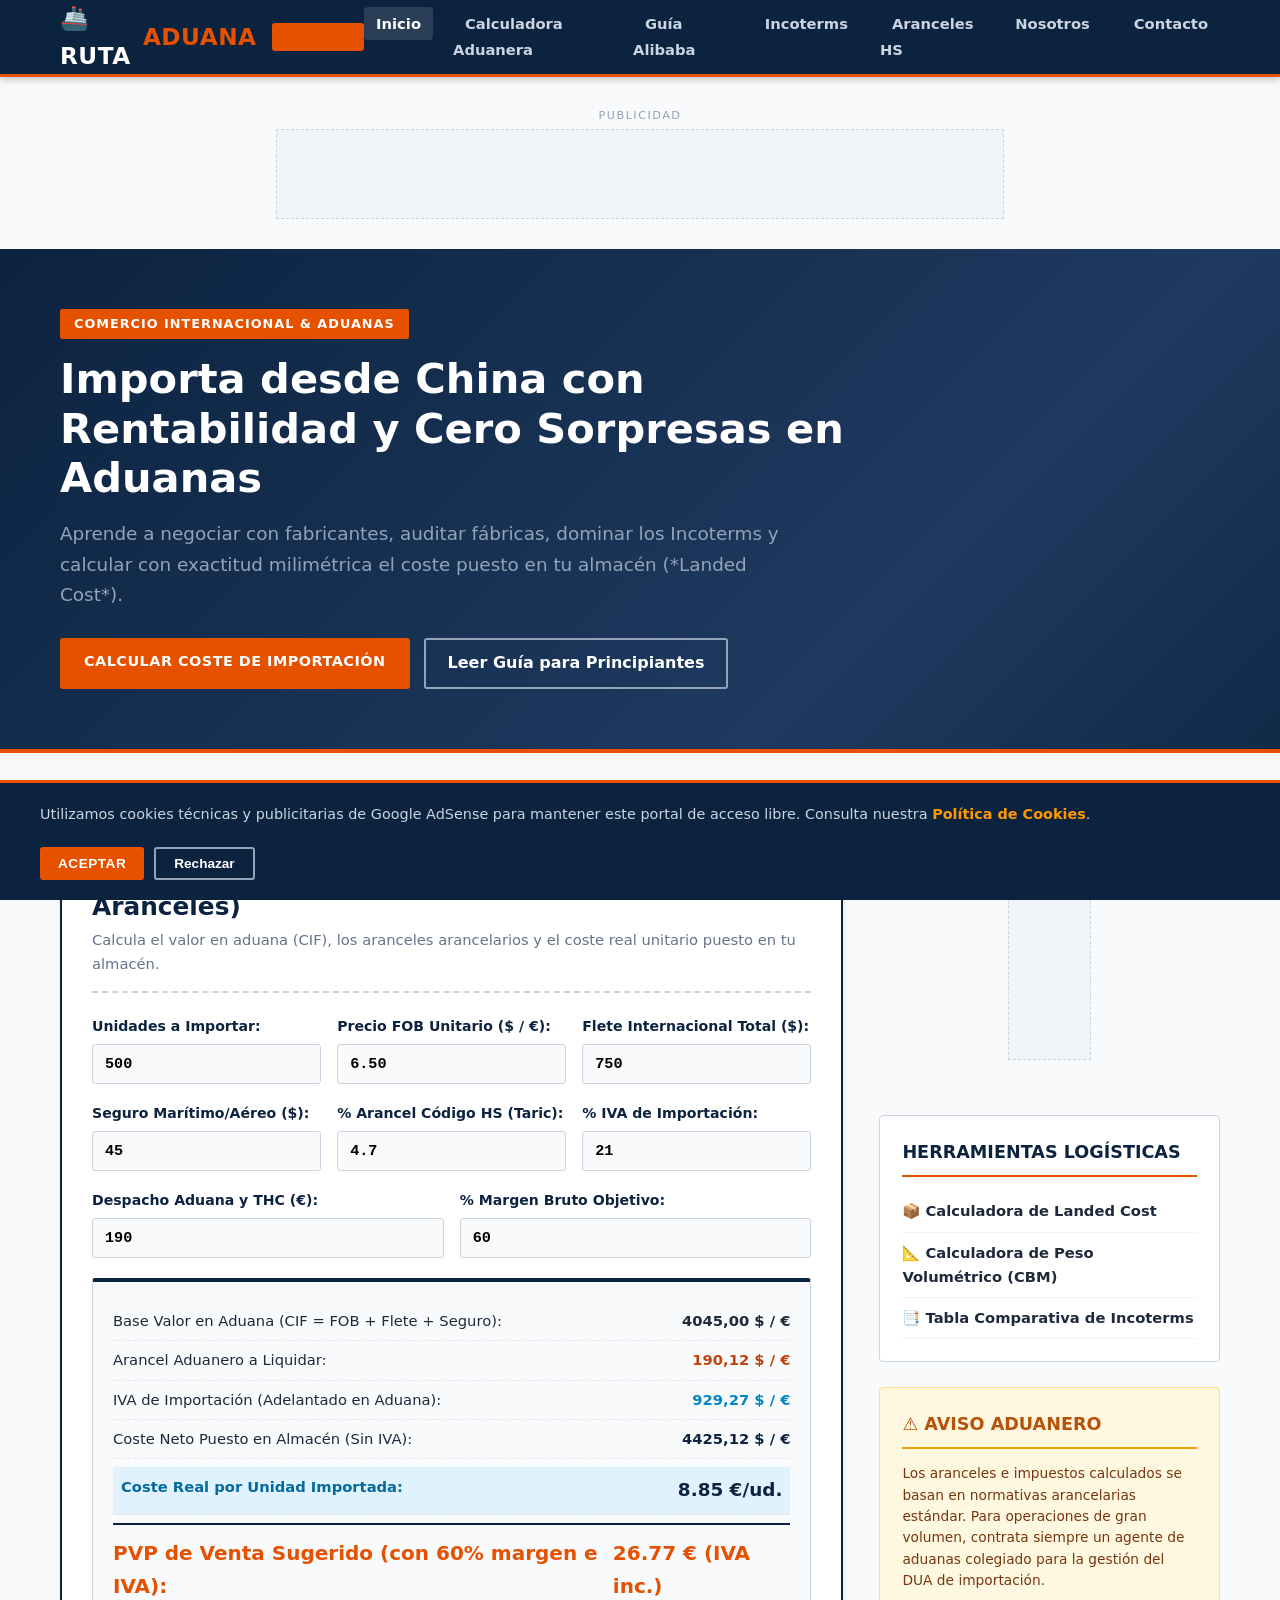
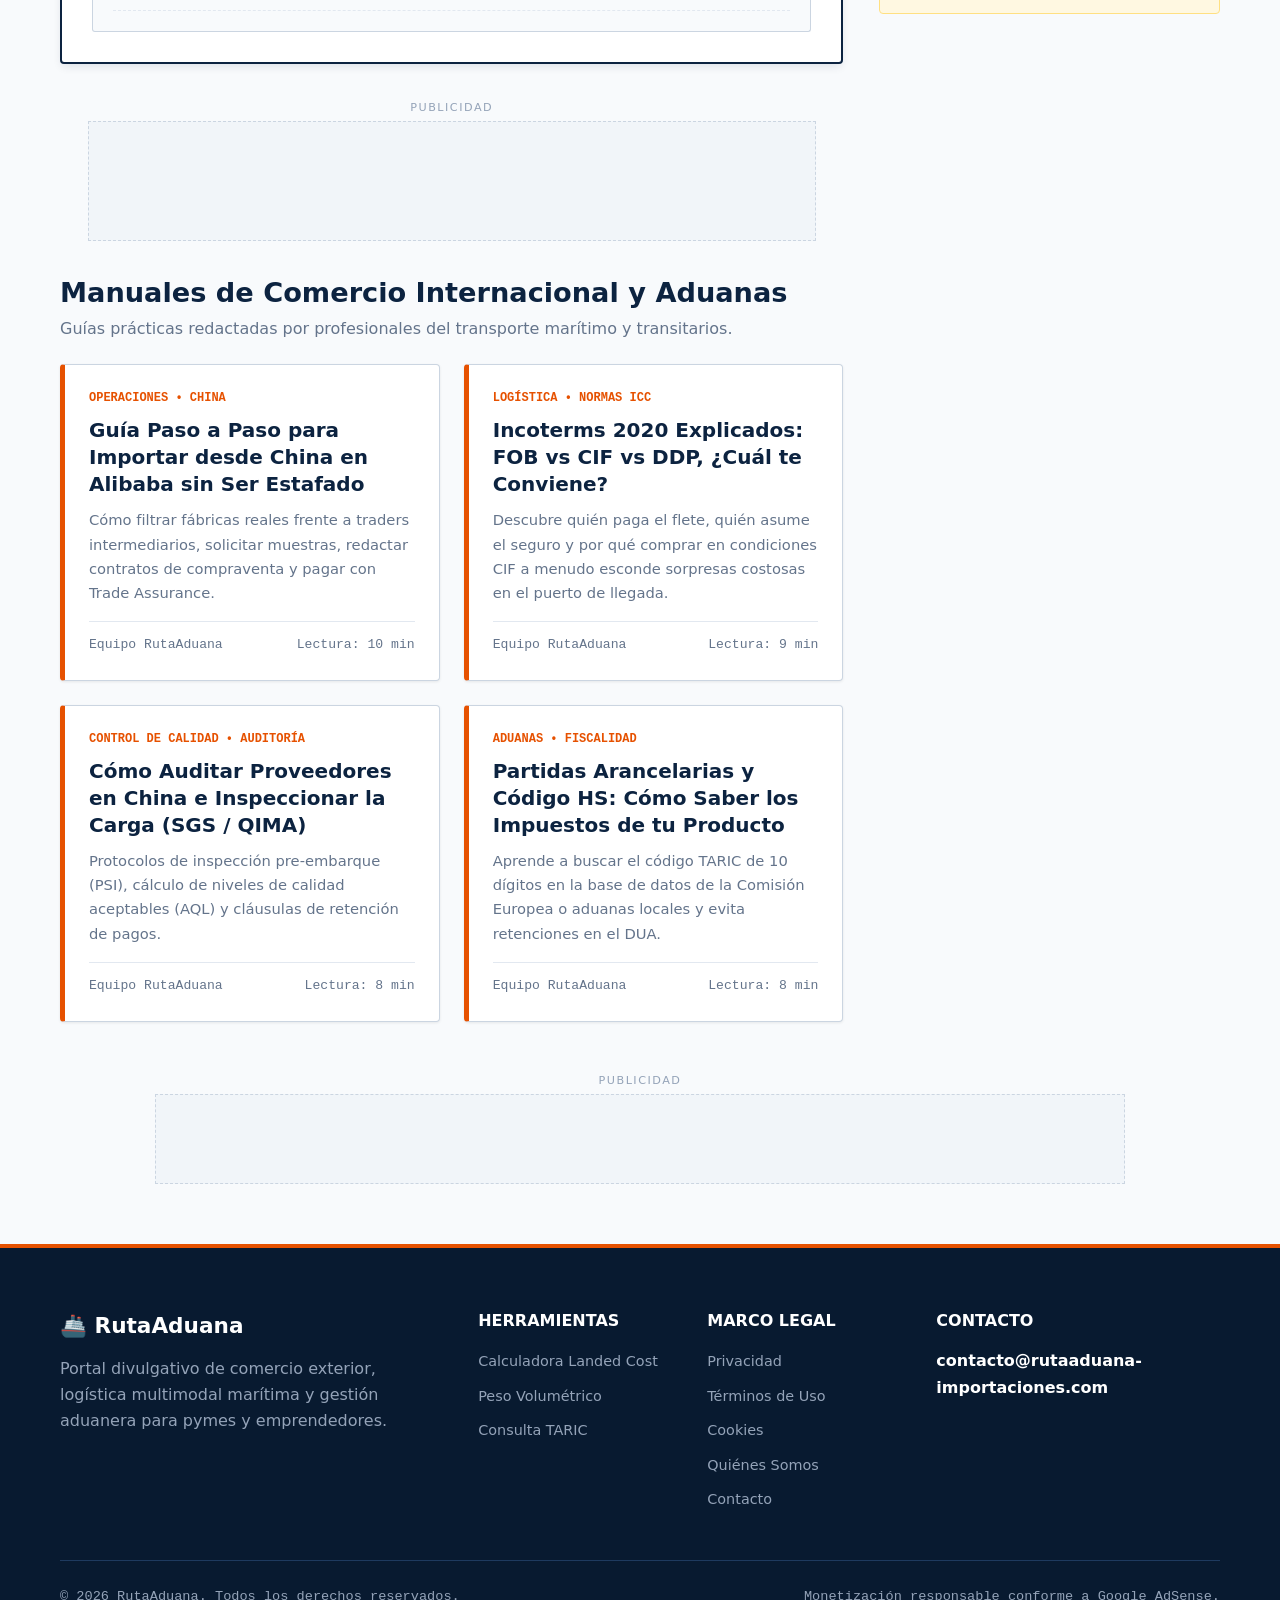
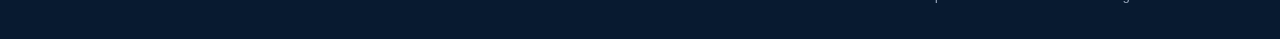
<file: index.html>
<!DOCTYPE html>
<html lang="es">
<head>
  <!-- Google AdSense -->
  <script async src="https://pagead2.googlesyndication.com/pagead/js/adsbygoogle.js?client=ca-pub-7959072629123030"
     crossorigin="anonymous"></script>
  <meta charset="UTF-8">
  <meta name="viewport" content="width=device-width, initial-scale=1.0">
  <meta name="google-site-verification" content="EAm-Bca2ufh0_QWO6gqdqLU_ZZNx3QDmbb4B_QUWcn0" />
  <title>RutaAduana - Guías de Importación desde China, Logística e Incoterms</title>
  <meta name="description" content="Aprende a importar desde China paso a paso sin intermediarios: cálculo de aranceles aduaneros, Incoterms 2020 (FOB, CIF, DDP), negociación con fábricas en Alibaba y control de calidad.">
  <meta name="keywords" content="importar desde china, calculadora de aranceles, incoterms 2020 fob cif ddp, proveedores alibaba 1688, landed cost calculadora, aduanas despacho">
  <link rel="canonical" href="https://rutaaduana-importaciones.com/">

  <meta property="og:type" content="website">
  <meta property="og:title" content="RutaAduana - Comercio Exterior e Importaciones Seguras">
  <meta property="og:description" content="Manuales prácticos para emprendedores y empresas que compran en China. Calculadora de costes aduaneros en destino.">
  <link rel="icon" href="data:image/svg+xml,<svg xmlns='http://www.w3.org/2000/svg' viewBox='0 0 100 100'><rect width='100' height='100' rx='20' fill='%230c2340'/><text y='70' x='50' text-anchor='middle' font-size='60'>🚢</text></svg>">
  <link rel="stylesheet" href="css/style.css">

  <script type="application/ld+json">
  {
    "@context": "https://schema.org",
    "@type": "WebSite",
    "name": "RutaAduana",
    "url": "https://rutaaduana-importaciones.com/",
    "description": "Portal especializado en importaciones desde Asia, aranceles aduaneros, transporte marítimo y gestión aduanera."
  }
  </script>
</head>
<body>

  <header class="site-header">
  <!-- Google AdSense -->
  <script async src="https://pagead2.googlesyndication.com/pagead/js/adsbygoogle.js?client=ca-pub-7959072629123030"
     crossorigin="anonymous"></script>
    <div class="container header-inner">
      <a href="index.html" class="logo">
        🚢 Ruta<span>Aduana</span>
        <span class="logo-badge">LOGÍSTICA</span>
      </a>
      <button class="menu-toggle" aria-label="Abrir menú">☰</button>
      <nav class="main-nav">
        <ul class="nav-links">
          <li><a href="index.html" class="active">Inicio</a></li>
          <li><a href="herramientas/index.html">Calculadora Aduanera</a></li>
          <li><a href="articulos/guia-paso-a-paso-importar-desde-china-alibaba.html">Guía Alibaba</a></li>
          <li><a href="articulos/incoterms-2020-fob-cif-ddp-exw-explicados.html">Incoterms</a></li>
          <li><a href="articulos/partida-arancelaria-codigo-hs-aranceles-aduanas.html">Aranceles HS</a></li>
          <li><a href="sobre-nosotros.html">Nosotros</a></li>
          <li><a href="contacto.html">Contacto</a></li>
        </ul>
      </nav>
    </div>
  </header>

  <!-- Banner Superior AdSense -->
  <div class="container">
    <div class="ad-slot-wrapper">
      <span class="ad-label">Publicidad</span>
      <div class="ad-box header-banner" data-ad-slot="header"></div>
    </div>
  </div>

  <!-- Hero Section -->
  <section class="hero">
    <div class="container">
      <span class="hero-tag">Comercio Internacional & Aduanas</span>
      <h1>Importa desde China con Rentabilidad y Cero Sorpresas en Aduanas</h1>
      <p>Aprende a negociar con fabricantes, auditar fábricas, dominar los Incoterms y calcular con exactitud milimétrica el coste puesto en tu almacén (*Landed Cost*).</p>
      <div class="hero-actions">
        <a href="#calculadora-landed" class="btn-cargo">Calcular Coste de Importación</a>
        <a href="articulos/guia-paso-a-paso-importar-desde-china-alibaba.html" class="btn-outline">Leer Guía para Principiantes</a>
      </div>
    </div>
  </section>

  <!-- Contenedor Principal en 2 Columnas -->
  <main class="container">
    <div class="main-layout">
      
      <div class="content-area">
        
        <!-- Calculadora de Landed Cost Destacada -->
        <section id="calculadora-landed" class="calculator-panel">
          <div class="calc-header">
            <span class="cargo-stamp">DOCUMENTO ADUANERO DE SIMULACIÓN</span>
            <h2>Calculadora de Coste en Destino (Landed Cost & Aranceles)</h2>
            <p>Calcula el valor en aduana (CIF), los aranceles arancelarios y el coste real unitario puesto en tu almacén.</p>
          </div>

          <form id="landed-calc-form" onsubmit="event.preventDefault();">
            <div class="form-grid-3">
              <div class="form-group">
                <label for="calc-units">Unidades a Importar:</label>
                <input type="number" id="calc-units" class="input-cargo" value="500" min="1" step="10">
              </div>
              <div class="form-group">
                <label for="calc-fob-unit">Precio FOB Unitario ($ / €):</label>
                <input type="number" id="calc-fob-unit" class="input-cargo" value="6.50" min="0.1" step="0.1">
              </div>
              <div class="form-group">
                <label for="calc-freight">Flete Internacional Total ($):</label>
                <input type="number" id="calc-freight" class="input-cargo" value="750" min="0" step="50">
              </div>
            </div>

            <div class="form-grid-3">
              <div class="form-group">
                <label for="calc-insurance">Seguro Marítimo/Aéreo ($):</label>
                <input type="number" id="calc-insurance" class="input-cargo" value="45" min="0" step="5">
              </div>
              <div class="form-group">
                <label for="calc-tariff-pct">% Arancel Código HS (Taric):</label>
                <input type="number" id="calc-tariff-pct" class="input-cargo" value="4.7" min="0" max="50" step="0.1">
              </div>
              <div class="form-group">
                <label for="calc-vat-pct">% IVA de Importación:</label>
                <input type="number" id="calc-vat-pct" class="input-cargo" value="21" min="0" max="30">
              </div>
            </div>

            <div class="form-grid-3">
              <div class="form-group">
                <label for="calc-customs-fee">Despacho Aduana y THC (€):</label>
                <input type="number" id="calc-customs-fee" class="input-cargo" value="190" min="0" step="10">
              </div>
              <div class="form-group">
                <label for="calc-target-margin">% Margen Bruto Objetivo:</label>
                <input type="number" id="calc-target-margin" class="input-cargo" value="60" min="10" max="95">
              </div>
            </div>

            <!-- Recibo Aduanero Desglosado -->
            <div class="customs-receipt">
              <div class="receipt-row">
                <span>Base Valor en Aduana (CIF = FOB + Flete + Seguro):</span>
                <strong id="res-cif-total">4.045,00 $ / €</strong>
              </div>
              <div class="receipt-row">
                <span>Arancel Aduanero a Liquidar:</span>
                <strong id="res-duty-amount" style="color: #c2410c;">190,12 $ / €</strong>
              </div>
              <div class="receipt-row">
                <span>IVA de Importación (Adelantado en Aduana):</span>
                <strong id="res-vat-amount" style="color: #0284c7;">887,27 $ / €</strong>
              </div>
              <div class="receipt-row">
                <span>Coste Neto Puesto en Almacén (Sin IVA):</span>
                <strong id="res-total-landed" style="color: #0c2340;">4.425,12 $ / €</strong>
              </div>
              <div class="receipt-row" style="background:#e0f2fe; padding:8px; margin-top:8px;">
                <span style="font-weight:700; color:#0369a1;">Coste Real por Unidad Importada:</span>
                <strong id="res-unit-cost" style="font-size:1.15rem; color:#0c2340;">8.85 €/ud.</strong>
              </div>
              <div class="receipt-row receipt-total">
                <span>PVP de Venta Sugerido (con 60% margen e IVA):</span>
                <span id="res-suggested-pvp">26.77 € (IVA inc.)</span>
              </div>
            </div>
          </form>
        </section>

        <!-- Bloque AdSense Intermedio -->
        <div class="ad-slot-wrapper">
          <span class="ad-label">Publicidad</span>
          <div class="ad-box in-article-banner" data-ad-slot="inArticle"></div>
        </div>

        <!-- Sección de Artículos Clave -->
        <section>
          <div style="margin-bottom: 22px;">
            <h2 style="font-size: 1.7rem; color: var(--primary); font-weight: 900;">Manuales de Comercio Internacional y Aduanas</h2>
            <p style="color: #64748b;">Guías prácticas redactadas por profesionales del transporte marítimo y transitarios.</p>
          </div>

          <div class="cards-grid">
            <article class="card-cargo">
              <span class="cargo-stamp">OPERACIONES • CHINA</span>
              <h3><a href="articulos/guia-paso-a-paso-importar-desde-china-alibaba.html">Guía Paso a Paso para Importar desde China en Alibaba sin Ser Estafado</a></h3>
              <p>Cómo filtrar fábricas reales frente a traders intermediarios, solicitar muestras, redactar contratos de compraventa y pagar con Trade Assurance.</p>
              <div class="cargo-footer">
                <span>Equipo RutaAduana</span>
                <span>Lectura: 10 min</span>
              </div>
            </article>

            <article class="card-cargo">
              <span class="cargo-stamp">LOGÍSTICA • NORMAS ICC</span>
              <h3><a href="articulos/incoterms-2020-fob-cif-ddp-exw-explicados.html">Incoterms 2020 Explicados: FOB vs CIF vs DDP, ¿Cuál te Conviene?</a></h3>
              <p>Descubre quién paga el flete, quién asume el seguro y por qué comprar en condiciones CIF a menudo esconde sorpresas costosas en el puerto de llegada.</p>
              <div class="cargo-footer">
                <span>Equipo RutaAduana</span>
                <span>Lectura: 9 min</span>
              </div>
            </article>

            <article class="card-cargo">
              <span class="cargo-stamp">CONTROL DE CALIDAD • AUDITORÍA</span>
              <h3><a href="articulos/como-evitar-estafas-proveedores-chinos-auditoria.html">Cómo Auditar Proveedores en China e Inspeccionar la Carga (SGS / QIMA)</a></h3>
              <p>Protocolos de inspección pre-embarque (PSI), cálculo de niveles de calidad aceptables (AQL) y cláusulas de retención de pagos.</p>
              <div class="cargo-footer">
                <span>Equipo RutaAduana</span>
                <span>Lectura: 8 min</span>
              </div>
            </article>

            <article class="card-cargo">
              <span class="cargo-stamp">ADUANAS • FISCALIDAD</span>
              <h3><a href="articulos/partida-arancelaria-codigo-hs-aranceles-aduanas.html">Partidas Arancelarias y Código HS: Cómo Saber los Impuestos de tu Producto</a></h3>
              <p>Aprende a buscar el código TARIC de 10 dígitos en la base de datos de la Comisión Europea o aduanas locales y evita retenciones en el DUA.</p>
              <div class="cargo-footer">
                <span>Equipo RutaAduana</span>
                <span>Lectura: 8 min</span>
              </div>
            </article>
          </div>
        </section>

      </div>

      <!-- Barra Lateral -->
      <aside class="sidebar">
        
        <div class="ad-slot-wrapper" style="margin-top: 0;">
          <span class="ad-label">Publicidad</span>
          <div class="ad-box sidebar-banner" data-ad-slot="sidebar"></div>
        </div>

        <div class="widget-box">
          <h3>Herramientas Logísticas</h3>
          <ul>
            <li><a href="#calculadora-landed">📦 Calculadora de Landed Cost</a></li>
            <li><a href="herramientas/index.html#calculadora-volumen">📐 Calculadora de Peso Volumétrico (CBM)</a></li>
            <li><a href="articulos/incoterms-2020-fob-cif-ddp-exw-explicados.html">📑 Tabla Comparativa de Incoterms</a></li>
          </ul>
        </div>

        <div class="widget-box" style="background:#fff8e1; border-color:#ffe082;">
          <h3 style="color:#b45309; border-color:#f59e0b;">⚠️ Aviso Aduanero</h3>
          <p style="font-size:0.86rem; color:#78350f; line-height:1.55;">
            Los aranceles e impuestos calculados se basan en normativas arancelarias estándar. Para operaciones de gran volumen, contrata siempre un agente de aduanas colegiado para la gestión del DUA de importación.
          </p>
        </div>

      </aside>

    </div>
  </main>

  <div class="container">
    <div class="ad-slot-wrapper">
      <span class="ad-label">Publicidad</span>
      <div class="ad-box footer-banner" data-ad-slot="footer"></div>
    </div>
  </div>

  <footer class="site-footer">
    <div class="container">
      <div class="footer-grid">
        <div class="footer-brand">
          <h3>🚢 RutaAduana</h3>
          <p>Portal divulgativo de comercio exterior, logística multimodal marítima y gestión aduanera para pymes y emprendedores.</p>
        </div>
        <div class="footer-col">
          <h4>Herramientas</h4>
          <ul>
            <li><a href="index.html#calculadora-landed">Calculadora Landed Cost</a></li>
            <li><a href="herramientas/index.html">Peso Volumétrico</a></li>
            <li><a href="articulos/partida-arancelaria-codigo-hs-aranceles-aduanas.html">Consulta TARIC</a></li>
          </ul>
        </div>
        <div class="footer-col">
          <h4>Marco Legal</h4>
          <ul>
            <li><a href="politica-de-privacidad.html">Privacidad</a></li>
            <li><a href="terminos-y-condiciones.html">Términos de Uso</a></li>
            <li><a href="politica-de-cookies.html">Cookies</a></li>
            <li><a href="sobre-nosotros.html">Quiénes Somos</a></li>
            <li><a href="contacto.html">Contacto</a></li>
          </ul>
        </div>
        <div class="footer-col">
          <h4>Contacto</h4>
          <p style="color: #ffffff; font-weight: 700;">contacto@rutaaduana-importaciones.com</p>
        </div>
      </div>
      <div class="footer-bottom">
        <p>&copy; 2026 RutaAduana. Todos los derechos reservados.</p>
        <p>Monetización responsable conforme a Google AdSense.</p>
      </div>
    </div>
  </footer>

  <div id="cookie-banner" class="cookie-banner">
    <div class="cookie-content">
      <div style="font-size: 0.9rem; color: #cbd5e1;">
        Utilizamos cookies técnicas y publicitarias de Google AdSense para mantener este portal de acceso libre. Consulta nuestra <a href="politica-de-cookies.html" style="color: #ff9800;">Política de Cookies</a>.
      </div>
      <div style="display: flex; gap: 10px;">
        <button id="cookie-accept" class="btn-cargo" style="padding: 7px 18px; font-size: 0.85rem;">Aceptar</button>
        <button id="cookie-decline" class="btn-outline" style="padding: 7px 18px; font-size: 0.85rem;">Rechazar</button>
      </div>
    </div>
  </div>

  <script src="js/ads-config.js"></script>
  <script src="js/main.js"></script>
</body>
</html>
</file>
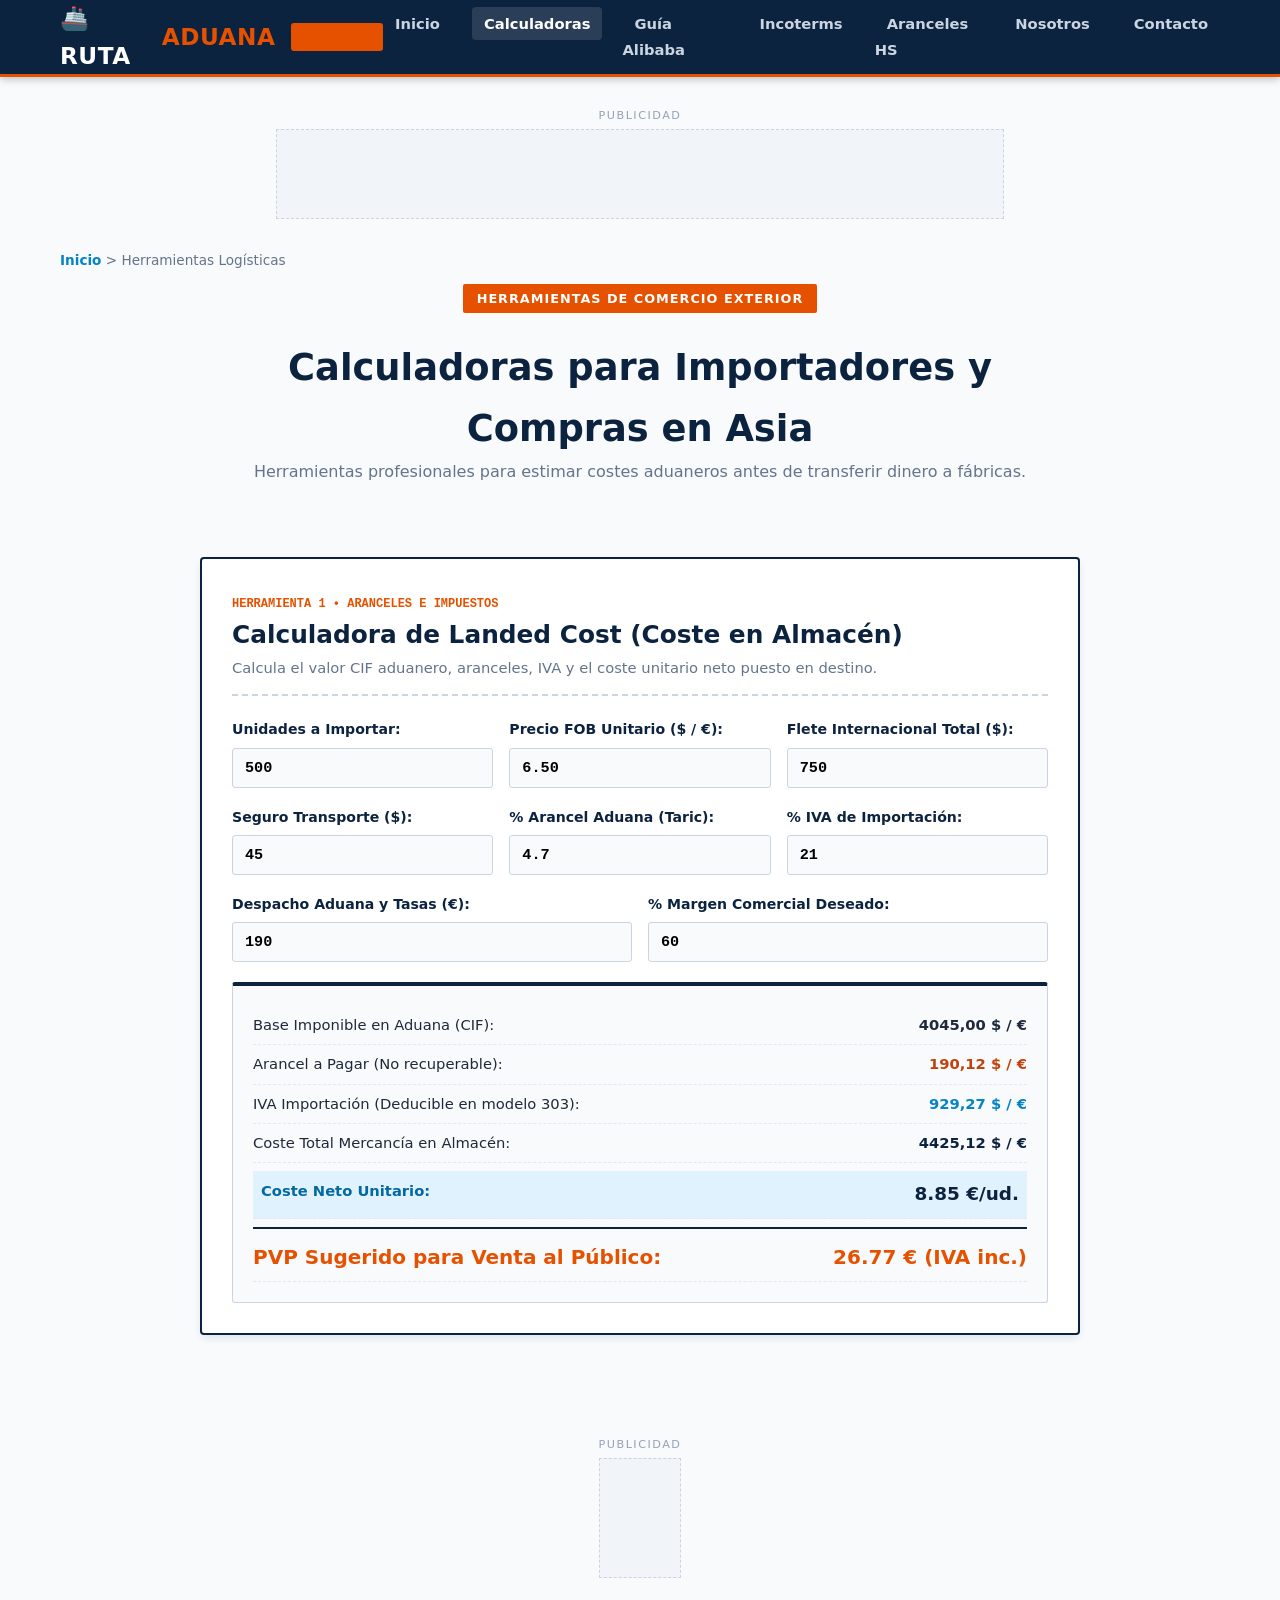
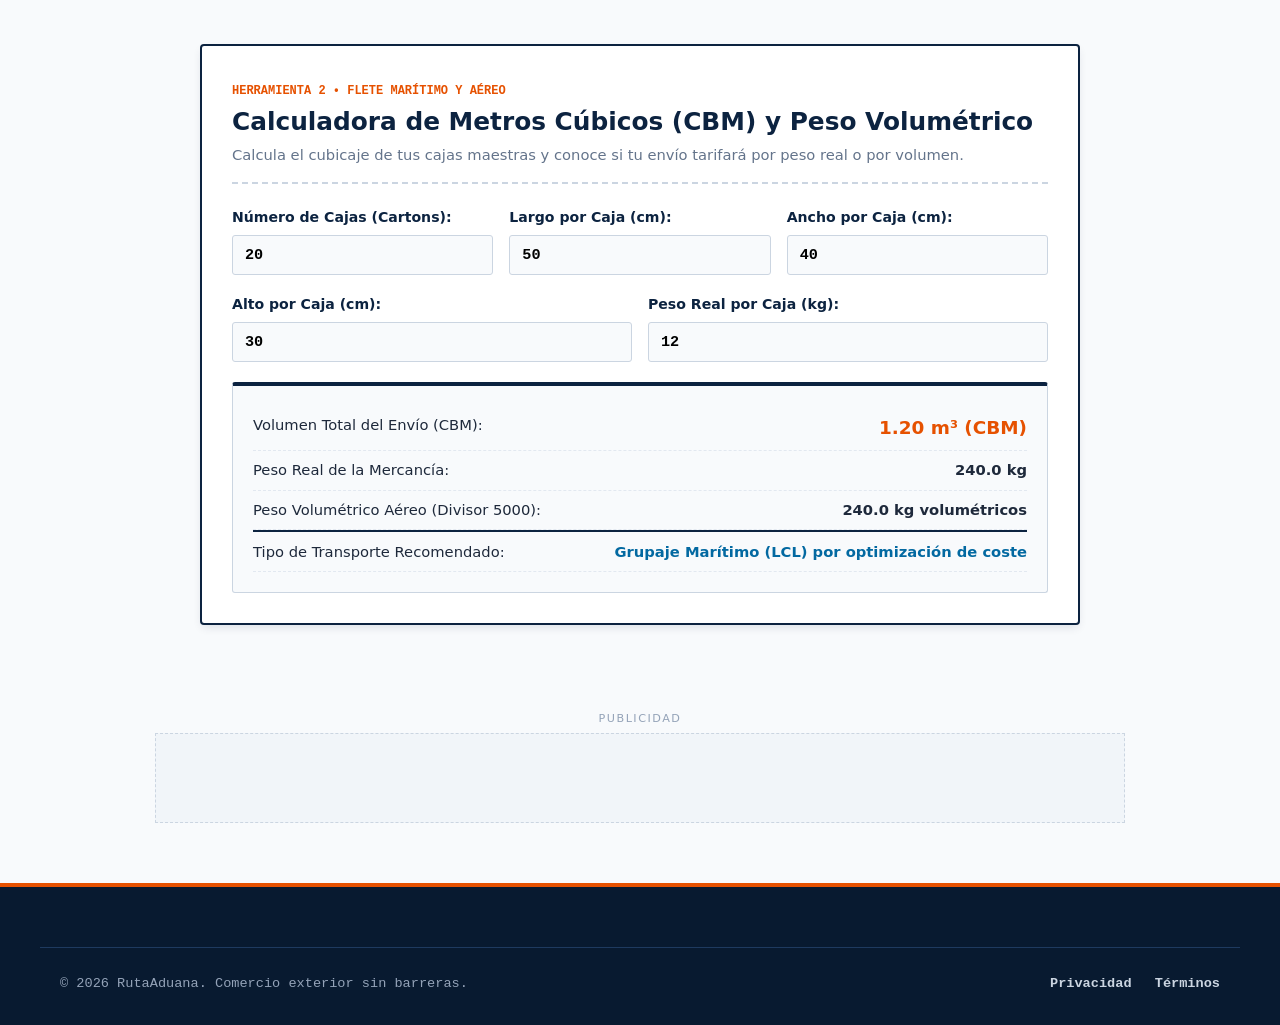
<file: herramientas/index.html>
<!DOCTYPE html>
<html lang="es">
<head>
  <!-- Google AdSense -->
  <script async src="https://pagead2.googlesyndication.com/pagead/js/adsbygoogle.js?client=ca-pub-7959072629123030"
     crossorigin="anonymous"></script>
  <meta charset="UTF-8">
  <meta name="viewport" content="width=device-width, initial-scale=1.0">
  <title>Calculadoras Aduaneras y de Logística Internacional - RutaAduana</title>
  <meta name="description" content="Calculadoras gratuitas para importadores: coste total en destino (Landed Cost), aranceles e IVA de aduanas, y cálculo de metros cúbicos (CBM) y peso volumétrico marítimo/aéreo.">
  <link rel="canonical" href="https://rutaaduana-importaciones.com/herramientas/">
  <link rel="stylesheet" href="../css/style.css">
</head>
<body>

  <header class="site-header">
  <!-- Google AdSense -->
  <script async src="https://pagead2.googlesyndication.com/pagead/js/adsbygoogle.js?client=ca-pub-7959072629123030"
     crossorigin="anonymous"></script>
    <div class="container header-inner">
      <a href="../index.html" class="logo">
        🚢 Ruta<span>Aduana</span>
        <span class="logo-badge">LOGÍSTICA</span>
      </a>
      <button class="menu-toggle" aria-label="Abrir menú">☰</button>
      <nav class="main-nav">
        <ul class="nav-links">
          <li><a href="../index.html">Inicio</a></li>
          <li><a href="index.html" class="active">Calculadoras</a></li>
          <li><a href="../articulos/guia-paso-a-paso-importar-desde-china-alibaba.html">Guía Alibaba</a></li>
          <li><a href="../articulos/incoterms-2020-fob-cif-ddp-exw-explicados.html">Incoterms</a></li>
          <li><a href="../articulos/partida-arancelaria-codigo-hs-aranceles-aduanas.html">Aranceles HS</a></li>
          <li><a href="../sobre-nosotros.html">Nosotros</a></li>
          <li><a href="../contacto.html">Contacto</a></li>
        </ul>
      </nav>
    </div>
  </header>

  <div class="container">
    <div class="ad-slot-wrapper">
      <span class="ad-label">Publicidad</span>
      <div class="ad-box header-banner" data-ad-slot="header"></div>
    </div>
  </div>

  <div class="container">
    <div class="breadcrumbs" style="margin-top: 15px;">
      <a href="../index.html">Inicio</a> &gt; <span>Herramientas Logísticas</span>
    </div>
  </div>

  <main class="container">
    <div class="main-layout single-column">
      
      <div style="text-align: center; margin-bottom: 35px;">
        <span class="hero-tag">Herramientas de Comercio Exterior</span>
        <h1 style="font-size: 2.3rem; color: var(--primary); margin-top: 10px;">Calculadoras para Importadores y Compras en Asia</h1>
        <p style="color: #64748b;">Herramientas profesionales para estimar costes aduaneros antes de transferir dinero a fábricas.</p>
      </div>

      <!-- Herramienta 1: Landed Cost -->
      <section id="calculadora-landed" class="calculator-panel">
        <div class="calc-header">
          <span class="cargo-stamp">HERRAMIENTA 1 • ARANCELES E IMPUESTOS</span>
          <h2>Calculadora de Landed Cost (Coste en Almacén)</h2>
          <p>Calcula el valor CIF aduanero, aranceles, IVA y el coste unitario neto puesto en destino.</p>
        </div>

        <form id="landed-calc-form" onsubmit="event.preventDefault();">
          <div class="form-grid-3">
            <div class="form-group">
              <label for="calc-units">Unidades a Importar:</label>
              <input type="number" id="calc-units" class="input-cargo" value="500" min="1" step="10">
            </div>
            <div class="form-group">
              <label for="calc-fob-unit">Precio FOB Unitario ($ / €):</label>
              <input type="number" id="calc-fob-unit" class="input-cargo" value="6.50" min="0.1" step="0.1">
            </div>
            <div class="form-group">
              <label for="calc-freight">Flete Internacional Total ($):</label>
              <input type="number" id="calc-freight" class="input-cargo" value="750" min="0" step="50">
            </div>
          </div>

          <div class="form-grid-3">
            <div class="form-group">
              <label for="calc-insurance">Seguro Transporte ($):</label>
              <input type="number" id="calc-insurance" class="input-cargo" value="45" min="0" step="5">
            </div>
            <div class="form-group">
              <label for="calc-tariff-pct">% Arancel Aduana (Taric):</label>
              <input type="number" id="calc-tariff-pct" class="input-cargo" value="4.7" min="0" max="50" step="0.1">
            </div>
            <div class="form-group">
              <label for="calc-vat-pct">% IVA de Importación:</label>
              <input type="number" id="calc-vat-pct" class="input-cargo" value="21" min="0" max="30">
            </div>
          </div>

          <div class="form-grid-3">
            <div class="form-group">
              <label for="calc-customs-fee">Despacho Aduana y Tasas (€):</label>
              <input type="number" id="calc-customs-fee" class="input-cargo" value="190" min="0" step="10">
            </div>
            <div class="form-group">
              <label for="calc-target-margin">% Margen Comercial Deseado:</label>
              <input type="number" id="calc-target-margin" class="input-cargo" value="60" min="10" max="95">
            </div>
          </div>

          <div class="customs-receipt">
            <div class="receipt-row">
              <span>Base Imponible en Aduana (CIF):</span>
              <strong id="res-cif-total">4.045,00 $ / €</strong>
            </div>
            <div class="receipt-row">
              <span>Arancel a Pagar (No recuperable):</span>
              <strong id="res-duty-amount" style="color: #c2410c;">190,12 $ / €</strong>
            </div>
            <div class="receipt-row">
              <span>IVA Importación (Deducible en modelo 303):</span>
              <strong id="res-vat-amount" style="color: #0284c7;">887,27 $ / €</strong>
            </div>
            <div class="receipt-row">
              <span>Coste Total Mercancía en Almacén:</span>
              <strong id="res-total-landed" style="color: #0c2340;">4.425,12 $ / €</strong>
            </div>
            <div class="receipt-row" style="background:#e0f2fe; padding:8px; margin-top:8px;">
              <span style="font-weight:700; color:#0369a1;">Coste Neto Unitario:</span>
              <strong id="res-unit-cost" style="font-size:1.15rem; color:#0c2340;">8.85 €/ud.</strong>
            </div>
            <div class="receipt-row receipt-total">
              <span>PVP Sugerido para Venta al Público:</span>
              <span id="res-suggested-pvp">26.77 € (IVA inc.)</span>
            </div>
          </div>
        </form>
      </section>

      <!-- Bloque AdSense Intermedio -->
      <div class="ad-slot-wrapper">
        <span class="ad-label">Publicidad</span>
        <div class="ad-box in-article-banner" data-ad-slot="inArticle"></div>
      </div>

      <!-- Herramienta 2: Calculadora CBM y Volumen -->
      <section id="calculadora-volumen" class="calculator-panel">
        <div class="calc-header">
          <span class="cargo-stamp">HERRAMIENTA 2 • FLETE MARÍTIMO Y AÉREO</span>
          <h2>Calculadora de Metros Cúbicos (CBM) y Peso Volumétrico</h2>
          <p>Calcula el cubicaje de tus cajas maestras y conoce si tu envío tarifará por peso real o por volumen.</p>
        </div>

        <form id="cbm-calc-form" onsubmit="event.preventDefault();">
          <div class="form-grid-3">
            <div class="form-group">
              <label for="cbm-boxes">Número de Cajas (Cartons):</label>
              <input type="number" id="cbm-boxes" class="input-cargo" value="20" min="1">
            </div>
            <div class="form-group">
              <label for="cbm-len">Largo por Caja (cm):</label>
              <input type="number" id="cbm-len" class="input-cargo" value="50" min="1">
            </div>
            <div class="form-group">
              <label for="cbm-width">Ancho por Caja (cm):</label>
              <input type="number" id="cbm-width" class="input-cargo" value="40" min="1">
            </div>
          </div>

          <div class="form-grid-3">
            <div class="form-group">
              <label for="cbm-height">Alto por Caja (cm):</label>
              <input type="number" id="cbm-height" class="input-cargo" value="30" min="1">
            </div>
            <div class="form-group">
              <label for="cbm-weight">Peso Real por Caja (kg):</label>
              <input type="number" id="cbm-weight" class="input-cargo" value="12" min="0.5" step="0.5">
            </div>
          </div>

          <div class="customs-receipt">
            <div class="receipt-row">
              <span>Volumen Total del Envío (CBM):</span>
              <strong id="cbm-res-total" style="color: var(--accent); font-size:1.15rem;">1,20 m³ (CBM)</strong>
            </div>
            <div class="receipt-row">
              <span>Peso Real de la Mercancía:</span>
              <strong id="cbm-res-actual-kg">240 kg</strong>
            </div>
            <div class="receipt-row">
              <span>Peso Volumétrico Aéreo (Divisor 5000):</span>
              <strong id="cbm-res-air-kg">240 kg volumétricos</strong>
            </div>
            <div class="receipt-row" style="border-top:2px solid var(--primary); padding-top:8px;">
              <span>Tipo de Transporte Recomendado:</span>
              <strong style="color: #0369a1;">Grupaje Marítimo (LCL) por optimización de coste</strong>
            </div>
          </div>
        </form>

        <script>
        document.addEventListener('DOMContentLoaded', () => {
          const form = document.getElementById('cbm-calc-form');
          if (!form) return;
          function calcCbm() {
            const boxes = parseInt(document.getElementById('cbm-boxes').value, 10) || 1;
            const l = parseFloat(document.getElementById('cbm-len').value) || 0;
            const w = parseFloat(document.getElementById('cbm-width').value) || 0;
            const h = parseFloat(document.getElementById('cbm-height').value) || 0;
            const weight = parseFloat(document.getElementById('cbm-weight').value) || 0;

            const cbm = (boxes * l * w * h) / 1000000;
            const actualKg = boxes * weight;
            const airKg = (boxes * l * w * h) / 5000;

            document.getElementById('cbm-res-total').textContent = cbm.toFixed(2) + ' m³ (CBM)';
            document.getElementById('cbm-res-actual-kg').textContent = actualKg.toFixed(1) + ' kg';
            document.getElementById('cbm-res-air-kg').textContent = airKg.toFixed(1) + ' kg volumétricos';
          }
          form.addEventListener('input', calcCbm);
          calcCbm();
        });
        </script>
      </section>

    </div>
  </main>

  <div class="container">
    <div class="ad-slot-wrapper">
      <span class="ad-label">Publicidad</span>
      <div class="ad-box footer-banner" data-ad-slot="footer"></div>
    </div>
  </div>

  <footer class="site-footer">
    <div class="container footer-bottom">
      <p>&copy; 2026 RutaAduana. Comercio exterior sin barreras.</p>
      <div>
        <a href="../politica-de-privacidad.html" style="color: #cbd5e1; margin-right: 15px;">Privacidad</a>
        <a href="../terminos-y-condiciones.html" style="color: #cbd5e1;">Términos</a>
      </div>
    </div>
  </footer>

  <script src="../js/ads-config.js"></script>
  <script src="../js/main.js"></script>
</body>
</html>
</file>
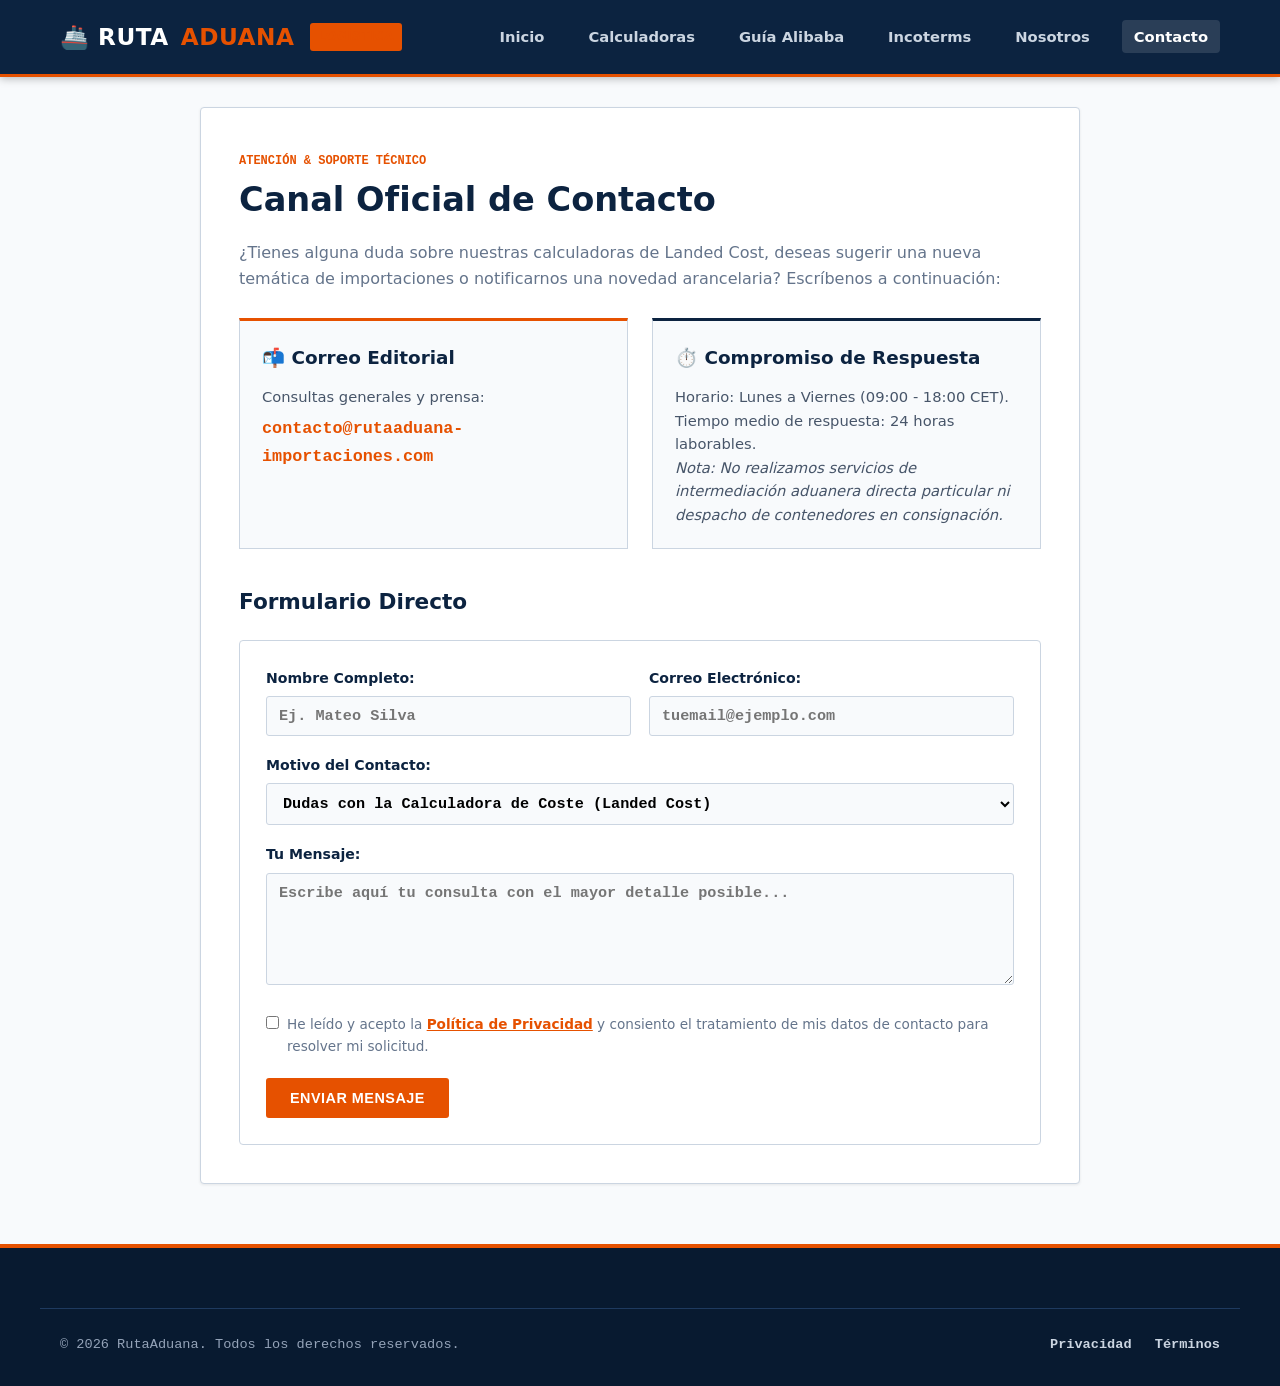
<file: contacto.html>
<!DOCTYPE html>
<html lang="es">
<head>
  <!-- Google AdSense -->
  <script async src="https://pagead2.googlesyndication.com/pagead/js/adsbygoogle.js?client=ca-pub-7959072629123030"
     crossorigin="anonymous"></script>
  <meta charset="UTF-8">
  <meta name="viewport" content="width=device-width, initial-scale=1.0">
  <title>Contacto y Consultas de Comercio Exterior - RutaAduana</title>
  <meta name="description" content="Canal oficial de contacto con el equipo técnico de RutaAduana. Sugerencias, reporte de erratas aduaneras y propuestas.">
  <link rel="canonical" href="https://rutaaduana-importaciones.com/contacto.html">
  <link rel="stylesheet" href="css/style.css">
</head>
<body>

  <header class="site-header">
  <!-- Google AdSense -->
  <script async src="https://pagead2.googlesyndication.com/pagead/js/adsbygoogle.js?client=ca-pub-7959072629123030"
     crossorigin="anonymous"></script>
    <div class="container header-inner">
      <a href="index.html" class="logo">
        🚢 Ruta<span>Aduana</span>
        <span class="logo-badge">LOGÍSTICA</span>
      </a>
      <button class="menu-toggle" aria-label="Abrir menú">☰</button>
      <nav class="main-nav">
        <ul class="nav-links">
          <li><a href="index.html">Inicio</a></li>
          <li><a href="herramientas/index.html">Calculadoras</a></li>
          <li><a href="articulos/guia-paso-a-paso-importar-desde-china-alibaba.html">Guía Alibaba</a></li>
          <li><a href="articulos/incoterms-2020-fob-cif-ddp-exw-explicados.html">Incoterms</a></li>
          <li><a href="sobre-nosotros.html">Nosotros</a></li>
          <li><a href="contacto.html" class="active">Contacto</a></li>
        </ul>
      </nav>
    </div>
  </header>

  <main class="container" style="margin-top: 30px;">
    <div class="main-layout single-column">
      <div class="legal-content">
        <span class="cargo-stamp">ATENCIÓN & SOPORTE TÉCNICO</span>
        <h1>Canal Oficial de Contacto</h1>
        <p style="color: #64748b; margin-bottom: 25px;">
          ¿Tienes alguna duda sobre nuestras calculadoras de Landed Cost, deseas sugerir una nueva temática de importaciones o notificarnos una novedad arancelaria? Escríbenos a continuación:
        </p>

        <div style="display: grid; grid-template-columns: repeat(auto-fit, minmax(280px, 1fr)); gap: 24px; margin-bottom: 35px;">
          <div style="background: #f8fafc; border: 1px solid #cbd5e1; border-top: 3px solid var(--accent); padding: 22px;">
            <h3 style="color: var(--primary); margin-bottom: 12px; font-size: 1.15rem;">📬 Correo Editorial</h3>
            <p style="font-size: 0.92rem; color: #475569; margin-bottom: 6px;">Consultas generales y prensa:</p>
            <p style="font-weight: 700; color: var(--accent); font-family: var(--font-mono); font-size: 1.05rem;">contacto@rutaaduana-importaciones.com</p>
          </div>

          <div style="background: #f8fafc; border: 1px solid #cbd5e1; border-top: 3px solid var(--primary); padding: 22px;">
            <h3 style="color: var(--primary); margin-bottom: 12px; font-size: 1.15rem;">⏱️ Compromiso de Respuesta</h3>
            <p style="font-size: 0.92rem; color: #475569; line-height: 1.6;">
              Horario: Lunes a Viernes (09:00 - 18:00 CET).<br>
              Tiempo medio de respuesta: 24 horas laborables.<br>
              <em>Nota: No realizamos servicios de intermediación aduanera directa particular ni despacho de contenedores en consignación.</em>
            </p>
          </div>
        </div>

        <h2 style="margin-bottom: 20px;">Formulario Directo</h2>
        <form id="contact-form" onsubmit="handleContactSubmit(event)" style="background: #ffffff; border: 1px solid #cbd5e1; padding: 26px; border-radius: 4px;">
          <div style="display: grid; grid-template-columns: repeat(auto-fit, minmax(240px, 1fr)); gap: 18px; margin-bottom: 18px;">
            <div class="form-group">
              <label for="contact-name" style="display: block; font-weight: 700; margin-bottom: 6px; font-size: 0.88rem; color: var(--primary);">Nombre Completo:</label>
              <input type="text" id="contact-name" class="input-cargo" placeholder="Ej. Mateo Silva" required>
            </div>
            <div class="form-group">
              <label for="contact-email" style="display: block; font-weight: 700; margin-bottom: 6px; font-size: 0.88rem; color: var(--primary);">Correo Electrónico:</label>
              <input type="email" id="contact-email" class="input-cargo" placeholder="tuemail@ejemplo.com" required>
            </div>
          </div>

          <div class="form-group" style="margin-bottom: 18px;">
            <label for="contact-subject" style="display: block; font-weight: 700; margin-bottom: 6px; font-size: 0.88rem; color: var(--primary);">Motivo del Contacto:</label>
            <select id="contact-subject" class="input-cargo">
              <option value="calculadora">Dudas con la Calculadora de Coste (Landed Cost)</option>
              <option value="articulo">Propuesta o corrección sobre un artículo</option>
              <option value="legal">Protección de Datos y Privacidad</option>
              <option value="publicidad">Publicidad y Consultas Comerciales</option>
              <option value="otro">Otras consultas</option>
            </select>
          </div>

          <div class="form-group" style="margin-bottom: 20px;">
            <label for="contact-msg" style="display: block; font-weight: 700; margin-bottom: 6px; font-size: 0.88rem; color: var(--primary);">Tu Mensaje:</label>
            <textarea id="contact-msg" class="input-cargo" rows="5" placeholder="Escribe aquí tu consulta con el mayor detalle posible..." required style="resize: vertical;"></textarea>
          </div>

          <div style="margin-bottom: 20px; font-size: 0.85rem; color: #64748b;">
            <label style="display: flex; gap: 8px; align-items: flex-start; cursor: pointer;">
              <input type="checkbox" required style="margin-top: 3px;">
              <span>He leído y acepto la <a href="politica-de-privacidad.html" target="_blank" style="text-decoration: underline; color: var(--accent);">Política de Privacidad</a> y consiento el tratamiento de mis datos de contacto para resolver mi solicitud.</span>
            </label>
          </div>

          <button type="submit" class="btn-cargo">Enviar Mensaje</button>
          
          <div id="contact-success" style="display: none; margin-top: 20px; padding: 14px; background: #ecfdf5; border: 1px solid #a7f3d0; color: #065f46; border-radius: 4px;">
            ✅ <strong>¡Mensaje recibido!</strong> Nuestro equipo se pondrá en contacto contigo a la mayor brevedad.
          </div>
        </form>

        <script>
        function handleContactSubmit(e) {
          e.preventDefault();
          document.getElementById('contact-success').style.display = 'block';
          document.getElementById('contact-form').reset();
        }
        </script>

      </div>
    </div>
  </main>

  <footer class="site-footer">
    <div class="container footer-bottom">
      <p>&copy; 2026 RutaAduana. Todos los derechos reservados.</p>
      <div>
        <a href="politica-de-privacidad.html" style="color: #cbd5e1; margin-right: 15px;">Privacidad</a>
        <a href="terminos-y-condiciones.html" style="color: #cbd5e1;">Términos</a>
      </div>
    </div>
  </footer>

  <script src="js/ads-config.js"></script>
  <script src="js/main.js"></script>
</body>
</html>
</file>
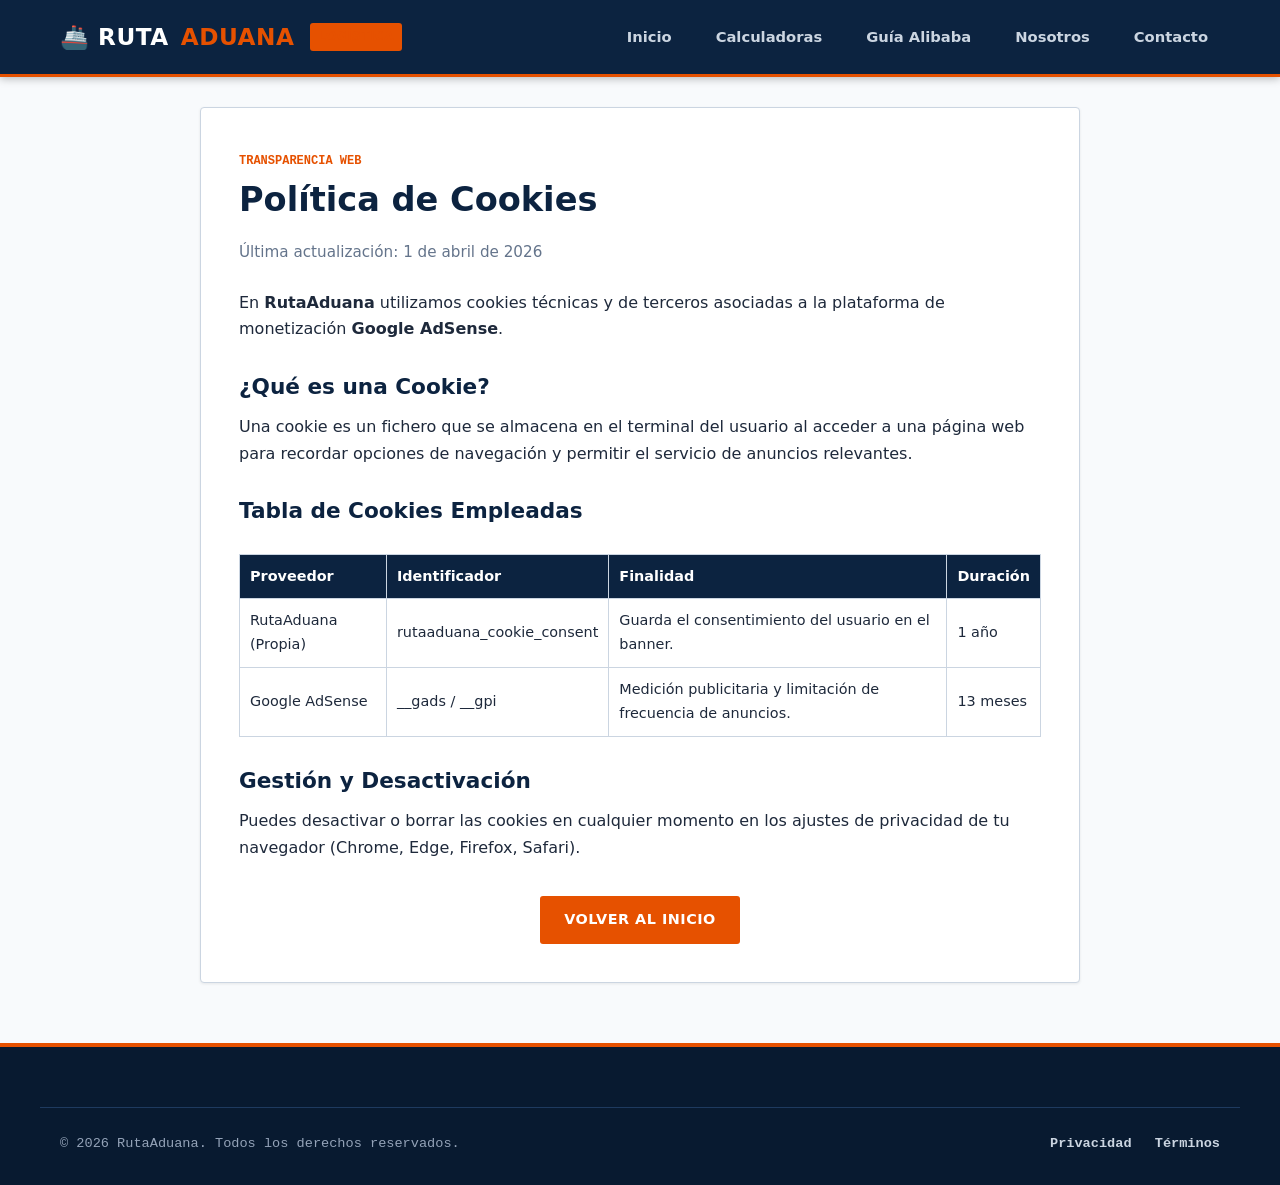
<file: politica-de-cookies.html>
<!DOCTYPE html>
<html lang="es">
<head>
  <!-- Google AdSense -->
  <script async src="https://pagead2.googlesyndication.com/pagead/js/adsbygoogle.js?client=ca-pub-7959072629123030"
     crossorigin="anonymous"></script>
  <meta charset="UTF-8">
  <meta name="viewport" content="width=device-width, initial-scale=1.0">
  <title>Política de Cookies - RutaAduana</title>
  <meta name="description" content="Información transparente sobre el uso de cookies técnicas y cookies publicitarias de Google AdSense en RutaAduana.">
  <link rel="canonical" href="https://rutaaduana-importaciones.com/politica-de-cookies.html">
  <link rel="stylesheet" href="css/style.css">
</head>
<body>

  <header class="site-header">
  <!-- Google AdSense -->
  <script async src="https://pagead2.googlesyndication.com/pagead/js/adsbygoogle.js?client=ca-pub-7959072629123030"
     crossorigin="anonymous"></script>
    <div class="container header-inner">
      <a href="index.html" class="logo">
        🚢 Ruta<span>Aduana</span>
        <span class="logo-badge">LOGÍSTICA</span>
      </a>
      <button class="menu-toggle" aria-label="Abrir menú">☰</button>
      <nav class="main-nav">
        <ul class="nav-links">
          <li><a href="index.html">Inicio</a></li>
          <li><a href="herramientas/index.html">Calculadoras</a></li>
          <li><a href="articulos/guia-paso-a-paso-importar-desde-china-alibaba.html">Guía Alibaba</a></li>
          <li><a href="sobre-nosotros.html">Nosotros</a></li>
          <li><a href="contacto.html">Contacto</a></li>
        </ul>
      </nav>
    </div>
  </header>

  <main class="container" style="margin-top: 30px;">
    <div class="main-layout single-column">
      <div class="legal-content">
        <span class="cargo-stamp">TRANSPARENCIA WEB</span>
        <h1>Política de Cookies</h1>
        <p style="font-size: 0.95rem; color: #64748b; margin-bottom: 25px;">Última actualización: 1 de abril de 2026</p>

        <p>En <strong>RutaAduana</strong> utilizamos cookies técnicas y de terceros asociadas a la plataforma de monetización <strong>Google AdSense</strong>.</p>

        <h2>¿Qué es una Cookie?</h2>
        <p>Una cookie es un fichero que se almacena en el terminal del usuario al acceder a una página web para recordar opciones de navegación y permitir el servicio de anuncios relevantes.</p>

        <h2>Tabla de Cookies Empleadas</h2>
        <div style="overflow-x: auto; margin: 25px 0;">
          <table style="width: 100%; border-collapse: collapse; font-size: 0.9rem;">
            <thead>
              <tr style="background: #0c2340; color:#fff; text-align: left;">
                <th style="padding: 10px; border: 1px solid #cbd5e1;">Proveedor</th>
                <th style="padding: 10px; border: 1px solid #cbd5e1;">Identificador</th>
                <th style="padding: 10px; border: 1px solid #cbd5e1;">Finalidad</th>
                <th style="padding: 10px; border: 1px solid #cbd5e1;">Duración</th>
              </tr>
            </thead>
            <tbody>
              <tr>
                <td style="padding: 10px; border: 1px solid #cbd5e1;">RutaAduana (Propia)</td>
                <td style="padding: 10px; border: 1px solid #cbd5e1;">rutaaduana_cookie_consent</td>
                <td style="padding: 10px; border: 1px solid #cbd5e1;">Guarda el consentimiento del usuario en el banner.</td>
                <td style="padding: 10px; border: 1px solid #cbd5e1;">1 año</td>
              </tr>
              <tr>
                <td style="padding: 10px; border: 1px solid #cbd5e1;">Google AdSense</td>
                <td style="padding: 10px; border: 1px solid #cbd5e1;">__gads / __gpi</td>
                <td style="padding: 10px; border: 1px solid #cbd5e1;">Medición publicitaria y limitación de frecuencia de anuncios.</td>
                <td style="padding: 10px; border: 1px solid #cbd5e1;">13 meses</td>
              </tr>
            </tbody>
          </table>
        </div>

        <h2>Gestión y Desactivación</h2>
        <p>Puedes desactivar o borrar las cookies en cualquier momento en los ajustes de privacidad de tu navegador (Chrome, Edge, Firefox, Safari).</p>

        <div style="margin-top: 35px; text-align: center;">
          <a href="index.html" class="btn-cargo">Volver al Inicio</a>
        </div>
      </div>
    </div>
  </main>

  <footer class="site-footer">
    <div class="container footer-bottom">
      <p>&copy; 2026 RutaAduana. Todos los derechos reservados.</p>
      <div>
        <a href="politica-de-privacidad.html" style="color: #cbd5e1; margin-right: 15px;">Privacidad</a>
        <a href="terminos-y-condiciones.html" style="color: #cbd5e1;">Términos</a>
      </div>
    </div>
  </footer>

  <script src="js/ads-config.js"></script>
  <script src="js/main.js"></script>
</body>
</html>
</file>
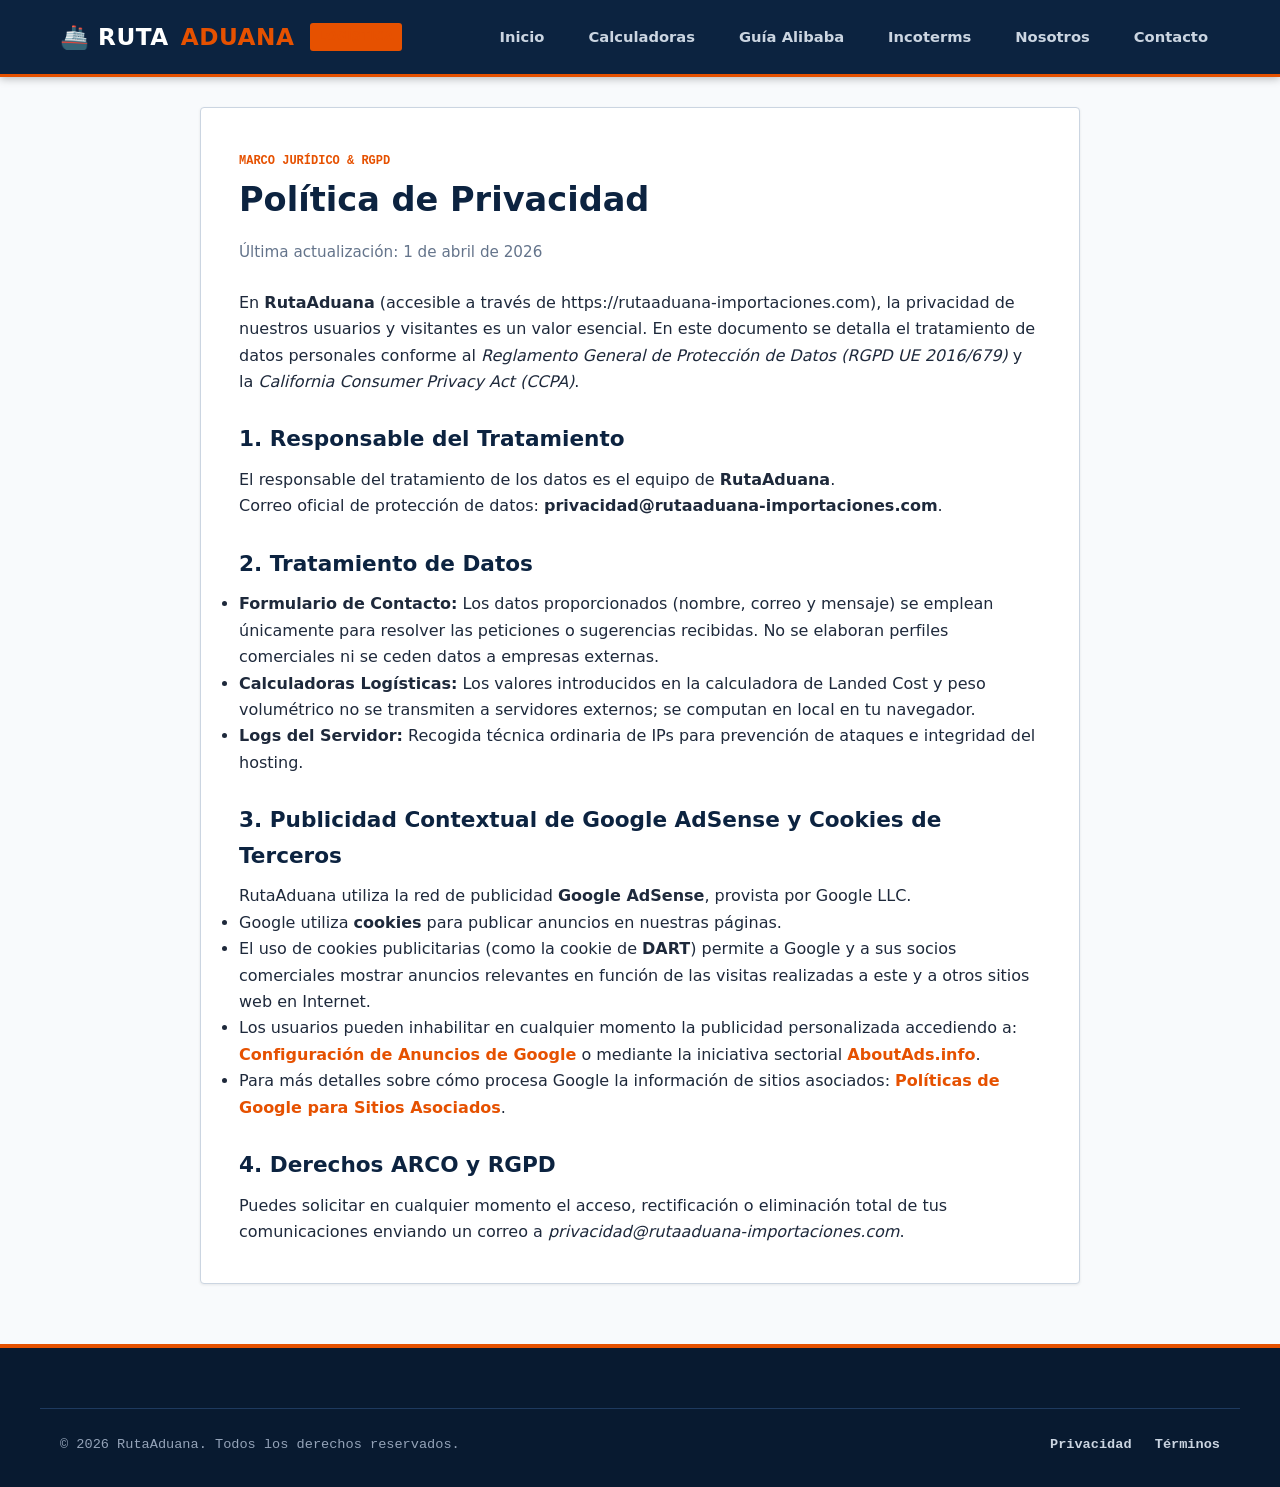
<file: politica-de-privacidad.html>
<!DOCTYPE html>
<html lang="es">
<head>
  <!-- Google AdSense -->
  <script async src="https://pagead2.googlesyndication.com/pagead/js/adsbygoogle.js?client=ca-pub-7959072629123030"
     crossorigin="anonymous"></script>
  <meta charset="UTF-8">
  <meta name="viewport" content="width=device-width, initial-scale=1.0">
  <title>Política de Privacidad - RutaAduana</title>
  <meta name="description" content="Política de privacidad de RutaAduana conforme al RGPD y la CCPA. Transparencia sobre almacenamiento local, cookies y publicidad de Google AdSense.">
  <link rel="canonical" href="https://rutaaduana-importaciones.com/politica-de-privacidad.html">
  <link rel="stylesheet" href="css/style.css">
</head>
<body>

  <header class="site-header">
  <!-- Google AdSense -->
  <script async src="https://pagead2.googlesyndication.com/pagead/js/adsbygoogle.js?client=ca-pub-7959072629123030"
     crossorigin="anonymous"></script>
    <div class="container header-inner">
      <a href="index.html" class="logo">
        🚢 Ruta<span>Aduana</span>
        <span class="logo-badge">LOGÍSTICA</span>
      </a>
      <button class="menu-toggle" aria-label="Abrir menú">☰</button>
      <nav class="main-nav">
        <ul class="nav-links">
          <li><a href="index.html">Inicio</a></li>
          <li><a href="herramientas/index.html">Calculadoras</a></li>
          <li><a href="articulos/guia-paso-a-paso-importar-desde-china-alibaba.html">Guía Alibaba</a></li>
          <li><a href="articulos/incoterms-2020-fob-cif-ddp-exw-explicados.html">Incoterms</a></li>
          <li><a href="sobre-nosotros.html">Nosotros</a></li>
          <li><a href="contacto.html">Contacto</a></li>
        </ul>
      </nav>
    </div>
  </header>

  <main class="container" style="margin-top: 30px;">
    <div class="main-layout single-column">
      <div class="legal-content">
        <span class="cargo-stamp">MARCO JURÍDICO & RGPD</span>
        <h1>Política de Privacidad</h1>
        <p style="font-size: 0.95rem; color: #64748b; margin-bottom: 25px;">Última actualización: 1 de abril de 2026</p>

        <p>En <strong>RutaAduana</strong> (accesible a través de https://rutaaduana-importaciones.com), la privacidad de nuestros usuarios y visitantes es un valor esencial. En este documento se detalla el tratamiento de datos personales conforme al <em>Reglamento General de Protección de Datos (RGPD UE 2016/679)</em> y la <em>California Consumer Privacy Act (CCPA)</em>.</p>

        <h2>1. Responsable del Tratamiento</h2>
        <p>
          El responsable del tratamiento de los datos es el equipo de <strong>RutaAduana</strong>.<br>
          Correo oficial de protección de datos: <strong>privacidad@rutaaduana-importaciones.com</strong>.
        </p>

        <h2>2. Tratamiento de Datos</h2>
        <ul>
          <li><strong>Formulario de Contacto:</strong> Los datos proporcionados (nombre, correo y mensaje) se emplean únicamente para resolver las peticiones o sugerencias recibidas. No se elaboran perfiles comerciales ni se ceden datos a empresas externas.</li>
          <li><strong>Calculadoras Logísticas:</strong> Los valores introducidos en la calculadora de Landed Cost y peso volumétrico no se transmiten a servidores externos; se computan en local en tu navegador.</li>
          <li><strong>Logs del Servidor:</strong> Recogida técnica ordinaria de IPs para prevención de ataques e integridad del hosting.</li>
        </ul>

        <h2>3. Publicidad Contextual de Google AdSense y Cookies de Terceros</h2>
        <p>RutaAduana utiliza la red de publicidad <strong>Google AdSense</strong>, provista por Google LLC.</p>
        <ul>
          <li>Google utiliza <strong>cookies</strong> para publicar anuncios en nuestras páginas.</li>
          <li>El uso de cookies publicitarias (como la cookie de <strong>DART</strong>) permite a Google y a sus socios comerciales mostrar anuncios relevantes en función de las visitas realizadas a este y a otros sitios web en Internet.</li>
          <li>Los usuarios pueden inhabilitar en cualquier momento la publicidad personalizada accediendo a: <a href="https://adssettings.google.com" target="_blank" rel="noopener noreferrer" style="color: var(--accent);">Configuración de Anuncios de Google</a> o mediante la iniciativa sectorial <a href="https://www.aboutads.info/choices/" target="_blank" rel="noopener noreferrer" style="color: var(--accent);">AboutAds.info</a>.</li>
          <li>Para más detalles sobre cómo procesa Google la información de sitios asociados: <a href="https://policies.google.com/technologies/partner-sites" target="_blank" rel="noopener noreferrer" style="color: var(--accent);">Políticas de Google para Sitios Asociados</a>.</li>
        </ul>

        <h2>4. Derechos ARCO y RGPD</h2>
        <p>Puedes solicitar en cualquier momento el acceso, rectificación o eliminación total de tus comunicaciones enviando un correo a <em>privacidad@rutaaduana-importaciones.com</em>.</p>
      </div>
    </div>
  </main>

  <footer class="site-footer">
    <div class="container footer-bottom">
      <p>&copy; 2026 RutaAduana. Todos los derechos reservados.</p>
      <div>
        <a href="politica-de-privacidad.html" style="color: #cbd5e1; margin-right: 15px;">Privacidad</a>
        <a href="terminos-y-condiciones.html" style="color: #cbd5e1;">Términos</a>
      </div>
    </div>
  </footer>

  <script src="js/ads-config.js"></script>
  <script src="js/main.js"></script>
</body>
</html>
</file>
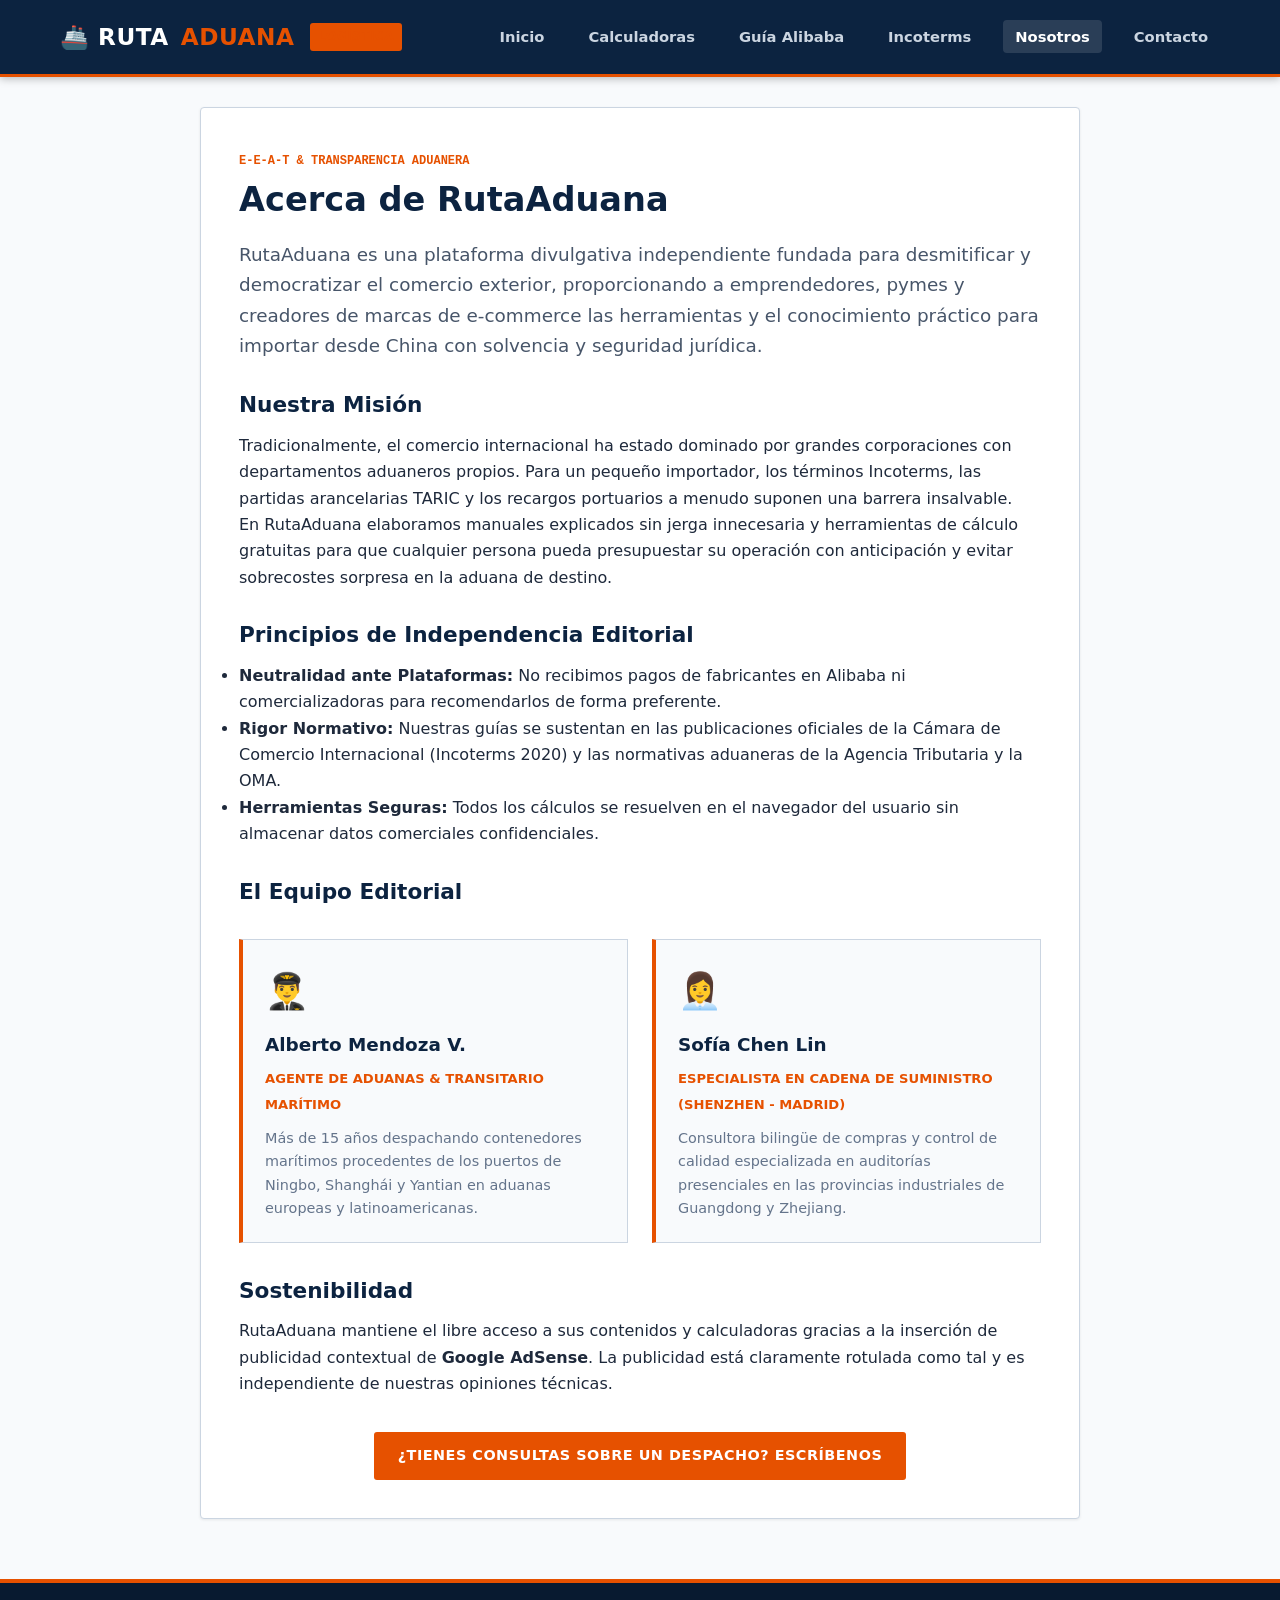
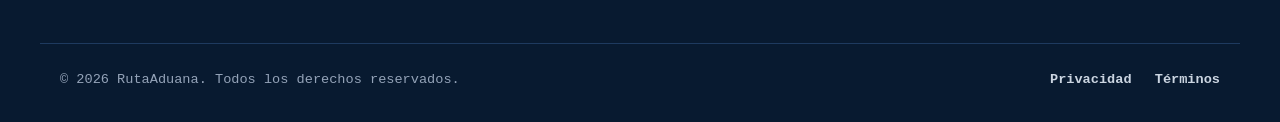
<file: sobre-nosotros.html>
<!DOCTYPE html>
<html lang="es">
<head>
  <!-- Google AdSense -->
  <script async src="https://pagead2.googlesyndication.com/pagead/js/adsbygoogle.js?client=ca-pub-7959072629123030"
     crossorigin="anonymous"></script>
  <meta charset="UTF-8">
  <meta name="viewport" content="width=device-width, initial-scale=1.0">
  <title>Quiénes Somos y Criterio Editorial - RutaAduana</title>
  <meta name="description" content="Conoce la misión, los valores y el equipo de consultores de comercio exterior y logística aduanera de RutaAduana.">
  <link rel="canonical" href="https://rutaaduana-importaciones.com/sobre-nosotros.html">
  <link rel="stylesheet" href="css/style.css">
</head>
<body>

  <header class="site-header">
  <!-- Google AdSense -->
  <script async src="https://pagead2.googlesyndication.com/pagead/js/adsbygoogle.js?client=ca-pub-7959072629123030"
     crossorigin="anonymous"></script>
    <div class="container header-inner">
      <a href="index.html" class="logo">
        🚢 Ruta<span>Aduana</span>
        <span class="logo-badge">LOGÍSTICA</span>
      </a>
      <button class="menu-toggle" aria-label="Abrir menú">☰</button>
      <nav class="main-nav">
        <ul class="nav-links">
          <li><a href="index.html">Inicio</a></li>
          <li><a href="herramientas/index.html">Calculadoras</a></li>
          <li><a href="articulos/guia-paso-a-paso-importar-desde-china-alibaba.html">Guía Alibaba</a></li>
          <li><a href="articulos/incoterms-2020-fob-cif-ddp-exw-explicados.html">Incoterms</a></li>
          <li><a href="sobre-nosotros.html" class="active">Nosotros</a></li>
          <li><a href="contacto.html">Contacto</a></li>
        </ul>
      </nav>
    </div>
  </header>

  <main class="container" style="margin-top: 30px;">
    <div class="main-layout single-column">
      <div class="legal-content">
        <span class="cargo-stamp">E-E-A-T & TRANSPARENCIA ADUANERA</span>
        <h1>Acerca de RutaAduana</h1>
        <p style="font-size: 1.15rem; color: #475569; margin-bottom: 25px;">
          RutaAduana es una plataforma divulgativa independiente fundada para desmitificar y democratizar el comercio exterior, proporcionando a emprendedores, pymes y creadores de marcas de e-commerce las herramientas y el conocimiento práctico para importar desde China con solvencia y seguridad jurídica.
        </p>

        <h2>Nuestra Misión</h2>
        <p>
          Tradicionalmente, el comercio internacional ha estado dominado por grandes corporaciones con departamentos aduaneros propios. Para un pequeño importador, los términos Incoterms, las partidas arancelarias TARIC y los recargos portuarios a menudo suponen una barrera insalvable.
        </p>
        <p>
          En RutaAduana elaboramos manuales explicados sin jerga innecesaria y herramientas de cálculo gratuitas para que cualquier persona pueda presupuestar su operación con anticipación y evitar sobrecostes sorpresa en la aduana de destino.
        </p>

        <h2>Principios de Independencia Editorial</h2>
        <ul>
          <li><strong>Neutralidad ante Plataformas:</strong> No recibimos pagos de fabricantes en Alibaba ni comercializadoras para recomendarlos de forma preferente.</li>
          <li><strong>Rigor Normativo:</strong> Nuestras guías se sustentan en las publicaciones oficiales de la Cámara de Comercio Internacional (Incoterms 2020) y las normativas aduaneras de la Agencia Tributaria y la OMA.</li>
          <li><strong>Herramientas Seguras:</strong> Todos los cálculos se resuelven en el navegador del usuario sin almacenar datos comerciales confidenciales.</li>
        </ul>

        <h2>El Equipo Editorial</h2>
        <div style="display: grid; grid-template-columns: repeat(auto-fit, minmax(280px, 1fr)); gap: 24px; margin: 30px 0;">
          <div style="border: 1px solid #cbd5e1; border-left: 4px solid var(--accent); padding: 22px; background: #f8fafc;">
            <div style="font-size: 2.2rem; margin-bottom: 10px;">👨‍✈️</div>
            <h3 style="font-size: 1.15rem; color: var(--primary); margin-bottom: 4px;">Alberto Mendoza V.</h3>
            <span style="font-size: 0.82rem; color: var(--accent); font-weight: 800; text-transform: uppercase;">Agente de Aduanas & Transitario Marítimo</span>
            <p style="font-size: 0.9rem; color: #64748b; margin-top: 10px; line-height: 1.6;">
              Más de 15 años despachando contenedores marítimos procedentes de los puertos de Ningbo, Shanghái y Yantian en aduanas europeas y latinoamericanas.
            </p>
          </div>

          <div style="border: 1px solid #cbd5e1; border-left: 4px solid var(--accent); padding: 22px; background: #f8fafc;">
            <div style="font-size: 2.2rem; margin-bottom: 10px;">👩‍💼</div>
            <h3 style="font-size: 1.15rem; color: var(--primary); margin-bottom: 4px;">Sofía Chen Lin</h3>
            <span style="font-size: 0.82rem; color: var(--accent); font-weight: 800; text-transform: uppercase;">Especialista en Cadena de Suministro (Shenzhen - Madrid)</span>
            <p style="font-size: 0.9rem; color: #64748b; margin-top: 10px; line-height: 1.6;">
              Consultora bilingüe de compras y control de calidad especializada en auditorías presenciales en las provincias industriales de Guangdong y Zhejiang.
            </p>
          </div>
        </div>

        <h2>Sostenibilidad</h2>
        <p>
          RutaAduana mantiene el libre acceso a sus contenidos y calculadoras gracias a la inserción de publicidad contextual de <strong>Google AdSense</strong>. La publicidad está claramente rotulada como tal y es independiente de nuestras opiniones técnicas.
        </p>

        <div style="margin-top: 35px; text-align: center;">
          <a href="contacto.html" class="btn-cargo">¿Tienes consultas sobre un despacho? Escríbenos</a>
        </div>
      </div>
    </div>
  </main>

  <footer class="site-footer">
    <div class="container footer-bottom">
      <p>&copy; 2026 RutaAduana. Todos los derechos reservados.</p>
      <div>
        <a href="politica-de-privacidad.html" style="color: #cbd5e1; margin-right: 15px;">Privacidad</a>
        <a href="terminos-y-condiciones.html" style="color: #cbd5e1;">Términos</a>
      </div>
    </div>
  </footer>

  <script src="js/ads-config.js"></script>
  <script src="js/main.js"></script>
</body>
</html>
</file>
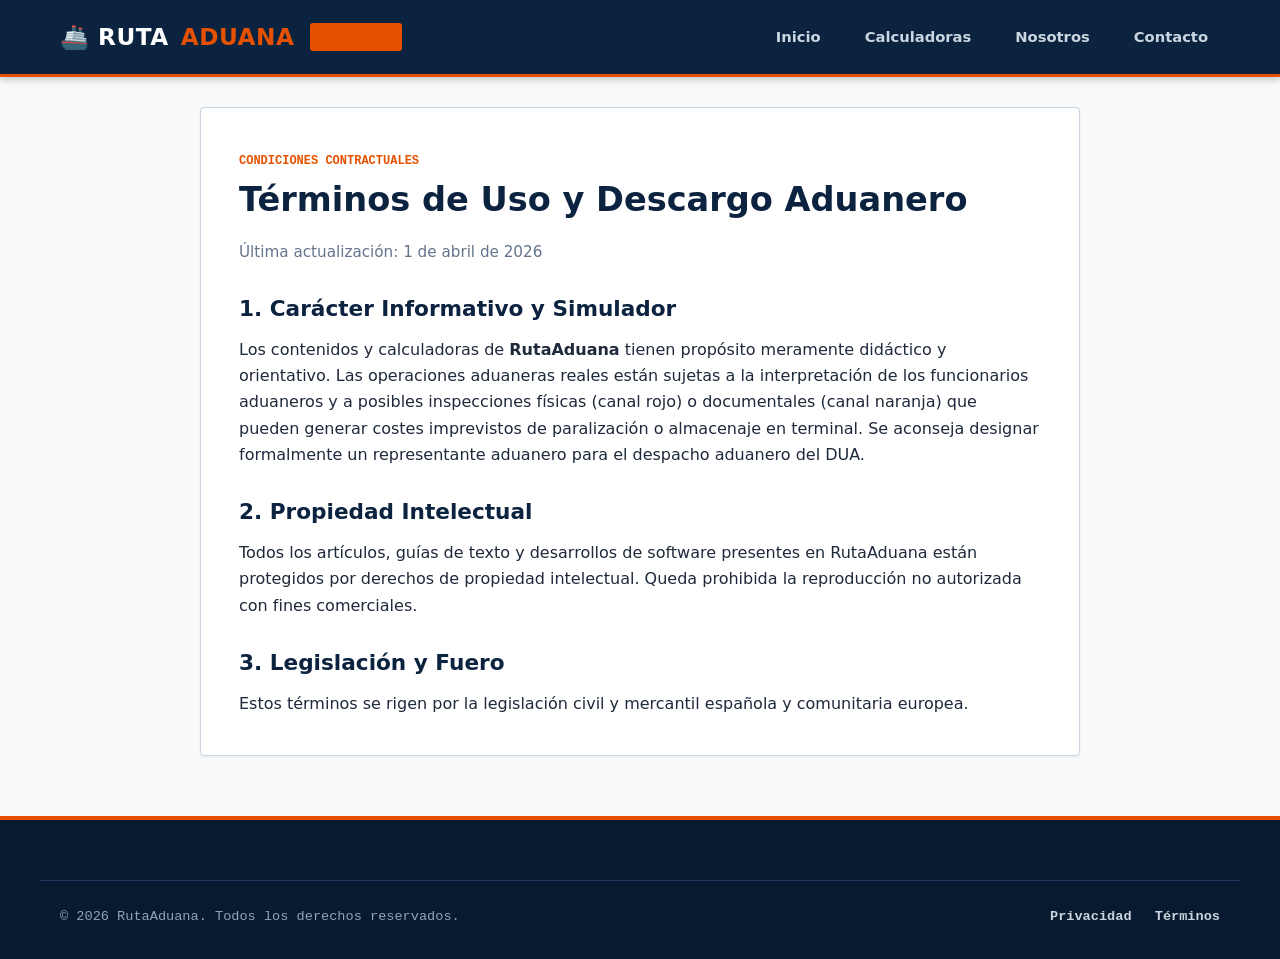
<file: terminos-y-condiciones.html>
<!DOCTYPE html>
<html lang="es">
<head>
  <!-- Google AdSense -->
  <script async src="https://pagead2.googlesyndication.com/pagead/js/adsbygoogle.js?client=ca-pub-7959072629123030"
     crossorigin="anonymous"></script>
  <meta charset="UTF-8">
  <meta name="viewport" content="width=device-width, initial-scale=1.0">
  <title>Términos de Uso y Descargo Aduanero - RutaAduana</title>
  <meta name="description" content="Términos y condiciones de uso de RutaAduana, aviso legal sobre cálculos arancelarios y licencias de contenido educativo.">
  <link rel="canonical" href="https://rutaaduana-importaciones.com/terminos-y-condiciones.html">
  <link rel="stylesheet" href="css/style.css">
</head>
<body>

  <header class="site-header">
  <!-- Google AdSense -->
  <script async src="https://pagead2.googlesyndication.com/pagead/js/adsbygoogle.js?client=ca-pub-7959072629123030"
     crossorigin="anonymous"></script>
    <div class="container header-inner">
      <a href="index.html" class="logo">
        🚢 Ruta<span>Aduana</span>
        <span class="logo-badge">LOGÍSTICA</span>
      </a>
      <button class="menu-toggle" aria-label="Abrir menú">☰</button>
      <nav class="main-nav">
        <ul class="nav-links">
          <li><a href="index.html">Inicio</a></li>
          <li><a href="herramientas/index.html">Calculadoras</a></li>
          <li><a href="sobre-nosotros.html">Nosotros</a></li>
          <li><a href="contacto.html">Contacto</a></li>
        </ul>
      </nav>
    </div>
  </header>

  <main class="container" style="margin-top: 30px;">
    <div class="main-layout single-column">
      <div class="legal-content">
        <span class="cargo-stamp">CONDICIONES CONTRACTUALES</span>
        <h1>Términos de Uso y Descargo Aduanero</h1>
        <p style="font-size: 0.95rem; color: #64748b; margin-bottom: 25px;">Última actualización: 1 de abril de 2026</p>

        <h2>1. Carácter Informativo y Simulador</h2>
        <p>Los contenidos y calculadoras de <strong>RutaAduana</strong> tienen propósito meramente didáctico y orientativo. Las operaciones aduaneras reales están sujetas a la interpretación de los funcionarios aduaneros y a posibles inspecciones físicas (canal rojo) o documentales (canal naranja) que pueden generar costes imprevistos de paralización o almacenaje en terminal. Se aconseja designar formalmente un representante aduanero para el despacho aduanero del DUA.</p>

        <h2>2. Propiedad Intelectual</h2>
        <p>Todos los artículos, guías de texto y desarrollos de software presentes en RutaAduana están protegidos por derechos de propiedad intelectual. Queda prohibida la reproducción no autorizada con fines comerciales.</p>

        <h2>3. Legislación y Fuero</h2>
        <p>Estos términos se rigen por la legislación civil y mercantil española y comunitaria europea.</p>
      </div>
    </div>
  </main>

  <footer class="site-footer">
    <div class="container footer-bottom">
      <p>&copy; 2026 RutaAduana. Todos los derechos reservados.</p>
      <div>
        <a href="politica-de-privacidad.html" style="color: #cbd5e1; margin-right: 15px;">Privacidad</a>
        <a href="terminos-y-condiciones.html" style="color: #cbd5e1;">Términos</a>
      </div>
    </div>
  </footer>

  <script src="js/ads-config.js"></script>
  <script src="js/main.js"></script>
</body>
</html>
</file>
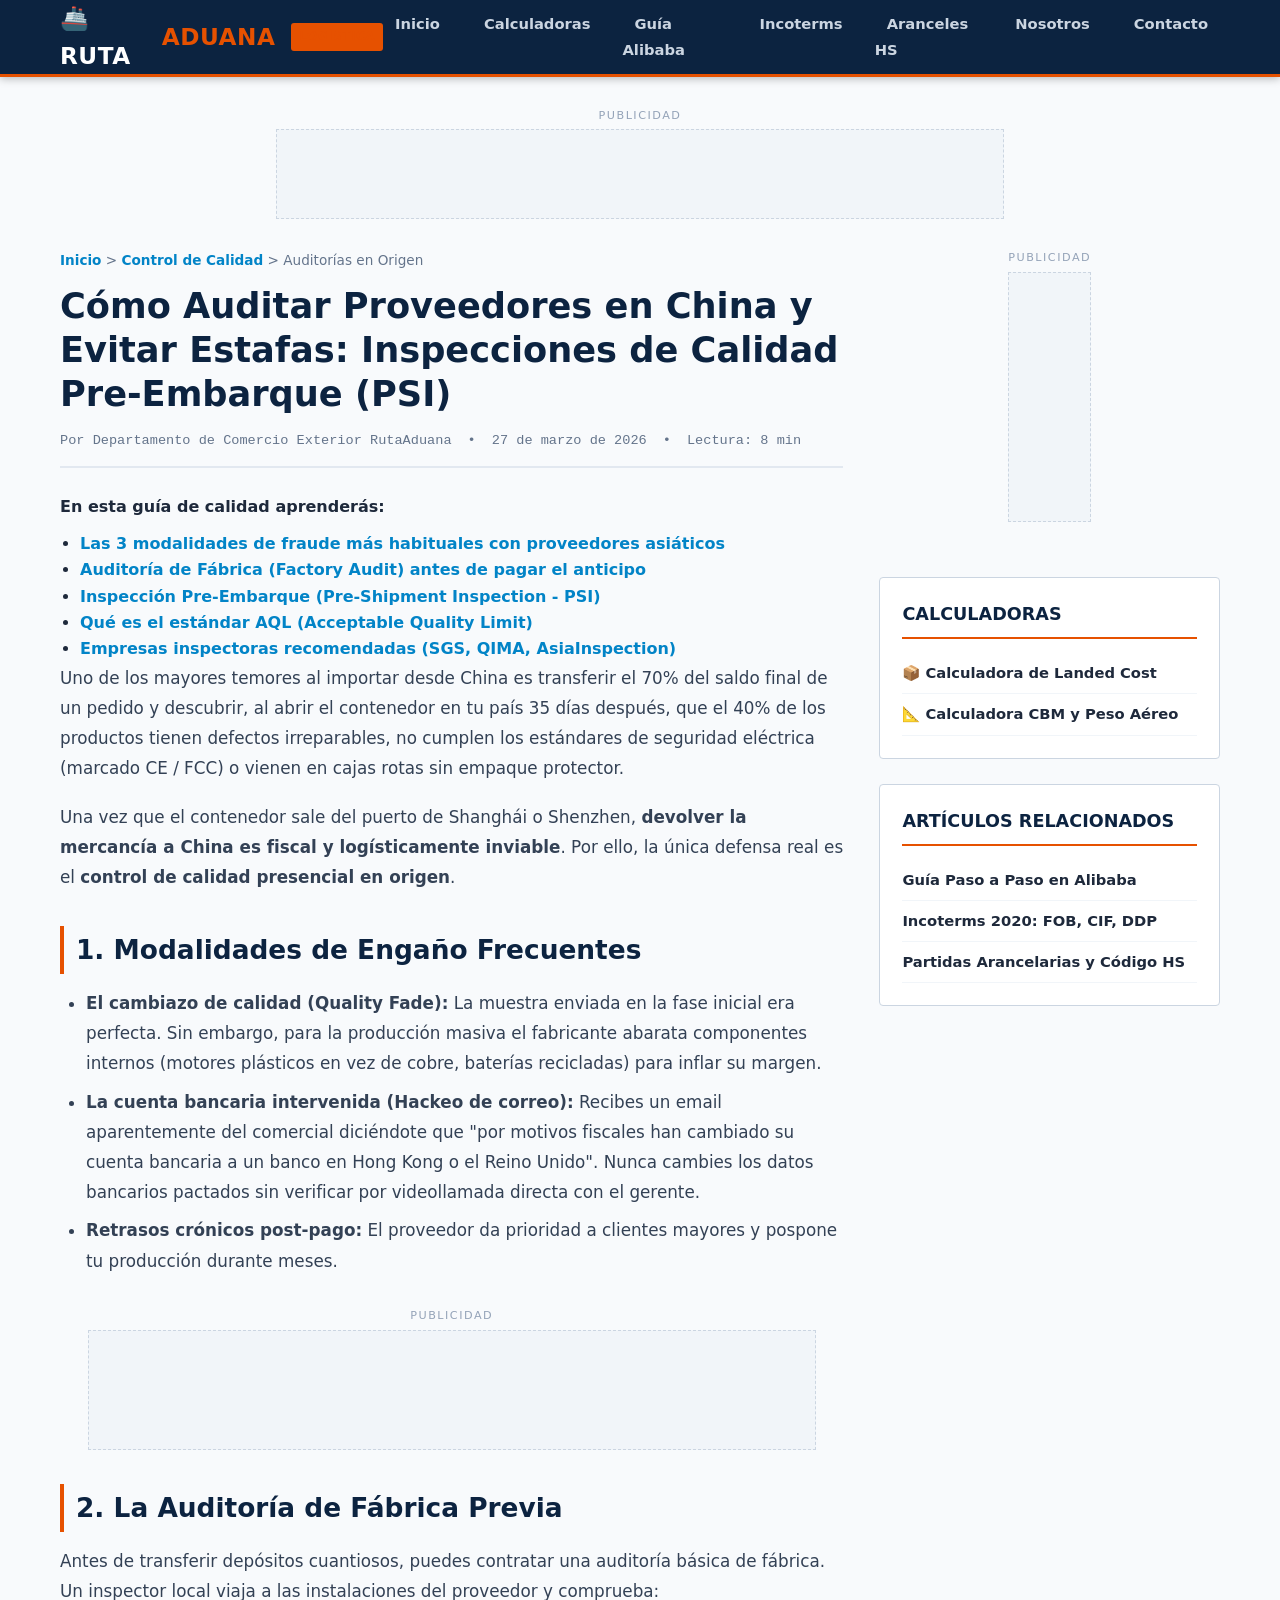
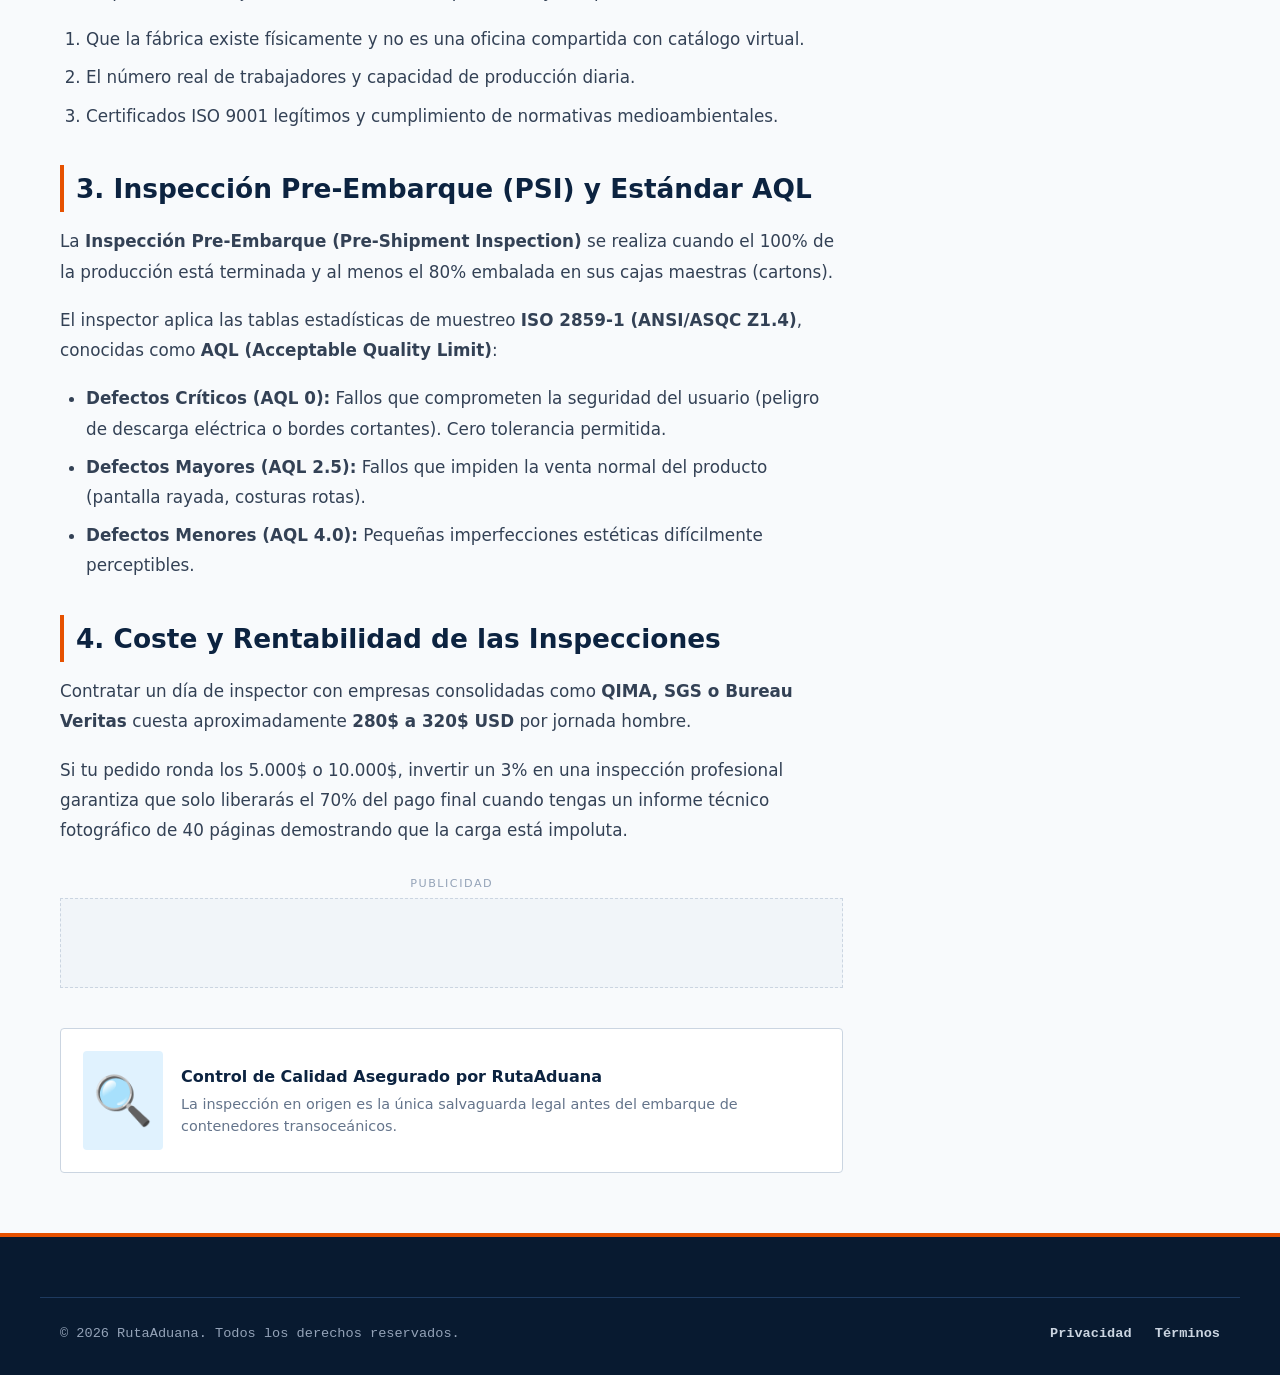
<file: articulos/como-evitar-estafas-proveedores-chinos-auditoria.html>
<!DOCTYPE html>
<html lang="es">
<head>
  <!-- Google AdSense -->
  <script async src="https://pagead2.googlesyndication.com/pagead/js/adsbygoogle.js?client=ca-pub-7959072629123030"
     crossorigin="anonymous"></script>
  <meta charset="UTF-8">
  <meta name="viewport" content="width=device-width, initial-scale=1.0">
  <title>Cómo Evitar Estafas y Auditar Fábricas en China - RutaAduana</title>
  <meta name="description" content="Aprende a proteger tu inversión al comprar en China: auditorías de fábrica independientes (SGS, TÜV, QIMA), inspecciones pre-embarque (PSI) y niveles de calidad AQL.">
  <link rel="canonical" href="https://rutaaduana-importaciones.com/articulos/como-evitar-estafas-proveedores-chinos-auditoria.html">
  <link rel="stylesheet" href="../css/style.css">
  <script type="application/ld+json">
  {
    "@context": "https://schema.org",
    "@type": "Article",
    "headline": "Cómo Evitar Estafas y Auditar Proveedores en China: Protocolos de Control de Calidad",
    "description": "Manual exhaustivo sobre inspecciones presenciales pre-embarque, muestreo AQL y validación mercantil de empresas en China.",
    "author": {
      "@type": "Organization",
      "name": "Equipo Técnico RutaAduana"
    },
    "datePublished": "2026-03-27",
    "dateModified": "2026-04-04"
  }
  </script>
</head>
<body>

  <header class="site-header">
  <!-- Google AdSense -->
  <script async src="https://pagead2.googlesyndication.com/pagead/js/adsbygoogle.js?client=ca-pub-7959072629123030"
     crossorigin="anonymous"></script>
    <div class="container header-inner">
      <a href="../index.html" class="logo">
        🚢 Ruta<span>Aduana</span>
        <span class="logo-badge">LOGÍSTICA</span>
      </a>
      <button class="menu-toggle" aria-label="Abrir menú">☰</button>
      <nav class="main-nav">
        <ul class="nav-links">
          <li><a href="../index.html">Inicio</a></li>
          <li><a href="../herramientas/index.html">Calculadoras</a></li>
          <li><a href="guia-paso-a-paso-importar-desde-china-alibaba.html">Guía Alibaba</a></li>
          <li><a href="incoterms-2020-fob-cif-ddp-exw-explicados.html">Incoterms</a></li>
          <li><a href="partida-arancelaria-codigo-hs-aranceles-aduanas.html">Aranceles HS</a></li>
          <li><a href="../sobre-nosotros.html">Nosotros</a></li>
          <li><a href="../contacto.html">Contacto</a></li>
        </ul>
      </nav>
    </div>
  </header>

  <div class="container">
    <div class="ad-slot-wrapper">
      <span class="ad-label">Publicidad</span>
      <div class="ad-box header-banner" data-ad-slot="header"></div>
    </div>
  </div>

  <div class="container">
    <div class="main-layout">
      
      <main class="article-content">
        <div class="breadcrumbs">
          <a href="../index.html">Inicio</a> &gt; 
          <a href="../herramientas/index.html">Control de Calidad</a> &gt; 
          <span>Auditorías en Origen</span>
        </div>

        <header class="article-header">
  <!-- Google AdSense -->
  <script async src="https://pagead2.googlesyndication.com/pagead/js/adsbygoogle.js?client=ca-pub-7959072629123030"
     crossorigin="anonymous"></script>
          <h1 class="article-title">Cómo Auditar Proveedores en China y Evitar Estafas: Inspecciones de Calidad Pre-Embarque (PSI)</h1>
          <div class="article-meta">
            <span>Por Departamento de Comercio Exterior RutaAduana</span>
            <span>•</span>
            <time datetime="2026-03-27">27 de marzo de 2026</time>
            <span>•</span>
            <span>Lectura: 8 min</span>
          </div>
        </header>

        <div class="table-of-contents">
          <strong>En esta guía de calidad aprenderás:</strong>
          <ul style="margin: 10px 0 0 20px;">
            <li><a href="#estafas-comunes">Las 3 modalidades de fraude más habituales con proveedores asiáticos</a></li>
            <li><a href="#auditoria-fabrica">Auditoría de Fábrica (Factory Audit) antes de pagar el anticipo</a></li>
            <li><a href="#inspeccion-psi">Inspección Pre-Embarque (Pre-Shipment Inspection - PSI)</a></li>
            <li><a href="#aql-explicado">Qué es el estándar AQL (Acceptable Quality Limit)</a></li>
            <li><a href="#empresas-inspeccion">Empresas inspectoras recomendadas (SGS, QIMA, AsiaInspection)</a></li>
          </ul>
        </div>

        <article class="article-body">
          <p>
            Uno de los mayores temores al importar desde China es transferir el 70% del saldo final de un pedido y descubrir, al abrir el contenedor en tu país 35 días después, que el 40% de los productos tienen defectos irreparables, no cumplen los estándares de seguridad eléctrica (marcado CE / FCC) o vienen en cajas rotas sin empaque protector.
          </p>
          <p>
            Una vez que el contenedor sale del puerto de Shanghái o Shenzhen, <strong>devolver la mercancía a China es fiscal y logísticamente inviable</strong>. Por ello, la única defensa real es el <strong>control de calidad presencial en origen</strong>.
          </p>

          <h2 id="estafas-comunes">1. Modalidades de Engaño Frecuentes</h2>
          <ul>
            <li><strong>El cambiazo de calidad (Quality Fade):</strong> La muestra enviada en la fase inicial era perfecta. Sin embargo, para la producción masiva el fabricante abarata componentes internos (motores plásticos en vez de cobre, baterías recicladas) para inflar su margen.</li>
            <li><strong>La cuenta bancaria intervenida (Hackeo de correo):</strong> Recibes un email aparentemente del comercial diciéndote que "por motivos fiscales han cambiado su cuenta bancaria a un banco en Hong Kong o el Reino Unido". Nunca cambies los datos bancarios pactados sin verificar por videollamada directa con el gerente.</li>
            <li><strong>Retrasos crónicos post-pago:</strong> El proveedor da prioridad a clientes mayores y pospone tu producción durante meses.</li>
          </ul>

          <div class="ad-slot-wrapper">
            <span class="ad-label">Publicidad</span>
            <div class="ad-box in-article-banner" data-ad-slot="inArticle"></div>
          </div>

          <h2 id="auditoria-fabrica">2. La Auditoría de Fábrica Previa</h2>
          <p>
            Antes de transferir depósitos cuantiosos, puedes contratar una auditoría básica de fábrica. Un inspector local viaja a las instalaciones del proveedor y comprueba:
          </p>
          <ol>
            <li>Que la fábrica existe físicamente y no es una oficina compartida con catálogo virtual.</li>
            <li>El número real de trabajadores y capacidad de producción diaria.</li>
            <li>Certificados ISO 9001 legítimos y cumplimiento de normativas medioambientales.</li>
          </ol>

          <h2 id="inspeccion-psi">3. Inspección Pre-Embarque (PSI) y Estándar AQL</h2>
          <p>
            La <strong>Inspección Pre-Embarque (Pre-Shipment Inspection)</strong> se realiza cuando el 100% de la producción está terminada y al menos el 80% embalada en sus cajas maestras (cartons).
          </p>
          <p>
            El inspector aplica las tablas estadísticas de muestreo <strong>ISO 2859-1 (ANSI/ASQC Z1.4)</strong>, conocidas como <strong>AQL (Acceptable Quality Limit)</strong>:
          </p>
          <ul>
            <li><strong>Defectos Críticos (AQL 0):</strong> Fallos que comprometen la seguridad del usuario (peligro de descarga eléctrica o bordes cortantes). Cero tolerancia permitida.</li>
            <li><strong>Defectos Mayores (AQL 2.5):</strong> Fallos que impiden la venta normal del producto (pantalla rayada, costuras rotas).</li>
            <li><strong>Defectos Menores (AQL 4.0):</strong> Pequeñas imperfecciones estéticas difícilmente perceptibles.</li>
          </ul>

          <h2 id="empresas-inspeccion">4. Coste y Rentabilidad de las Inspecciones</h2>
          <p>
            Contratar un día de inspector con empresas consolidadas como <strong>QIMA, SGS o Bureau Veritas</strong> cuesta aproximadamente <strong>280$ a 320$ USD</strong> por jornada hombre.
          </p>
          <p>
            Si tu pedido ronda los 5.000$ o 10.000$, invertir un 3% en una inspección profesional garantiza que solo liberarás el 70% del pago final cuando tengas un informe técnico fotográfico de 40 páginas demostrando que la carga está impoluta.
          </p>
        </article>

        <!-- Bloque AdSense Final de Artículo -->
        <div class="ad-slot-wrapper">
          <span class="ad-label">Publicidad</span>
          <div class="ad-box footer-banner" data-ad-slot="footer"></div>
        </div>

        <div style="background: #ffffff; border: 1px solid #cbd5e1; border-radius: 4px; padding: 22px; margin-top: 40px; display: flex; gap: 18px; align-items: center;">
          <div style="font-size: 3rem; background: #e0f2fe; padding: 10px; border-radius: 4px;">🔍</div>
          <div>
            <h4 style="color: var(--primary); margin-bottom: 4px;">Control de Calidad Asegurado por RutaAduana</h4>
            <p style="font-size: 0.9rem; color: #64748b; line-height: 1.5;">
              La inspección en origen es la única salvaguarda legal antes del embarque de contenedores transoceánicos.
            </p>
          </div>
        </div>

      </main>

      <aside class="sidebar">
        <div class="ad-slot-wrapper" style="margin-top: 0;">
          <span class="ad-label">Publicidad</span>
          <div class="ad-box sidebar-banner" data-ad-slot="sidebar"></div>
        </div>

        <div class="widget-box">
          <h3>Calculadoras</h3>
          <ul>
            <li><a href="../herramientas/index.html">📦 Calculadora de Landed Cost</a></li>
            <li><a href="../herramientas/index.html#calculadora-volumen">📐 Calculadora CBM y Peso Aéreo</a></li>
          </ul>
        </div>

        <div class="widget-box">
          <h3>Artículos Relacionados</h3>
          <ul>
            <li><a href="guia-paso-a-paso-importar-desde-china-alibaba.html">Guía Paso a Paso en Alibaba</a></li>
            <li><a href="incoterms-2020-fob-cif-ddp-exw-explicados.html">Incoterms 2020: FOB, CIF, DDP</a></li>
            <li><a href="partida-arancelaria-codigo-hs-aranceles-aduanas.html">Partidas Arancelarias y Código HS</a></li>
          </ul>
        </div>
      </aside>

    </div>
  </div>

  <footer class="site-footer">
    <div class="container footer-bottom">
      <p>&copy; 2026 RutaAduana. Todos los derechos reservados.</p>
      <div>
        <a href="../politica-de-privacidad.html" style="color: #cbd5e1; margin-right: 15px;">Privacidad</a>
        <a href="../terminos-y-condiciones.html" style="color: #cbd5e1;">Términos</a>
      </div>
    </div>
  </footer>

  <script src="../js/ads-config.js"></script>
  <script src="../js/main.js"></script>
</body>
</html>
</file>
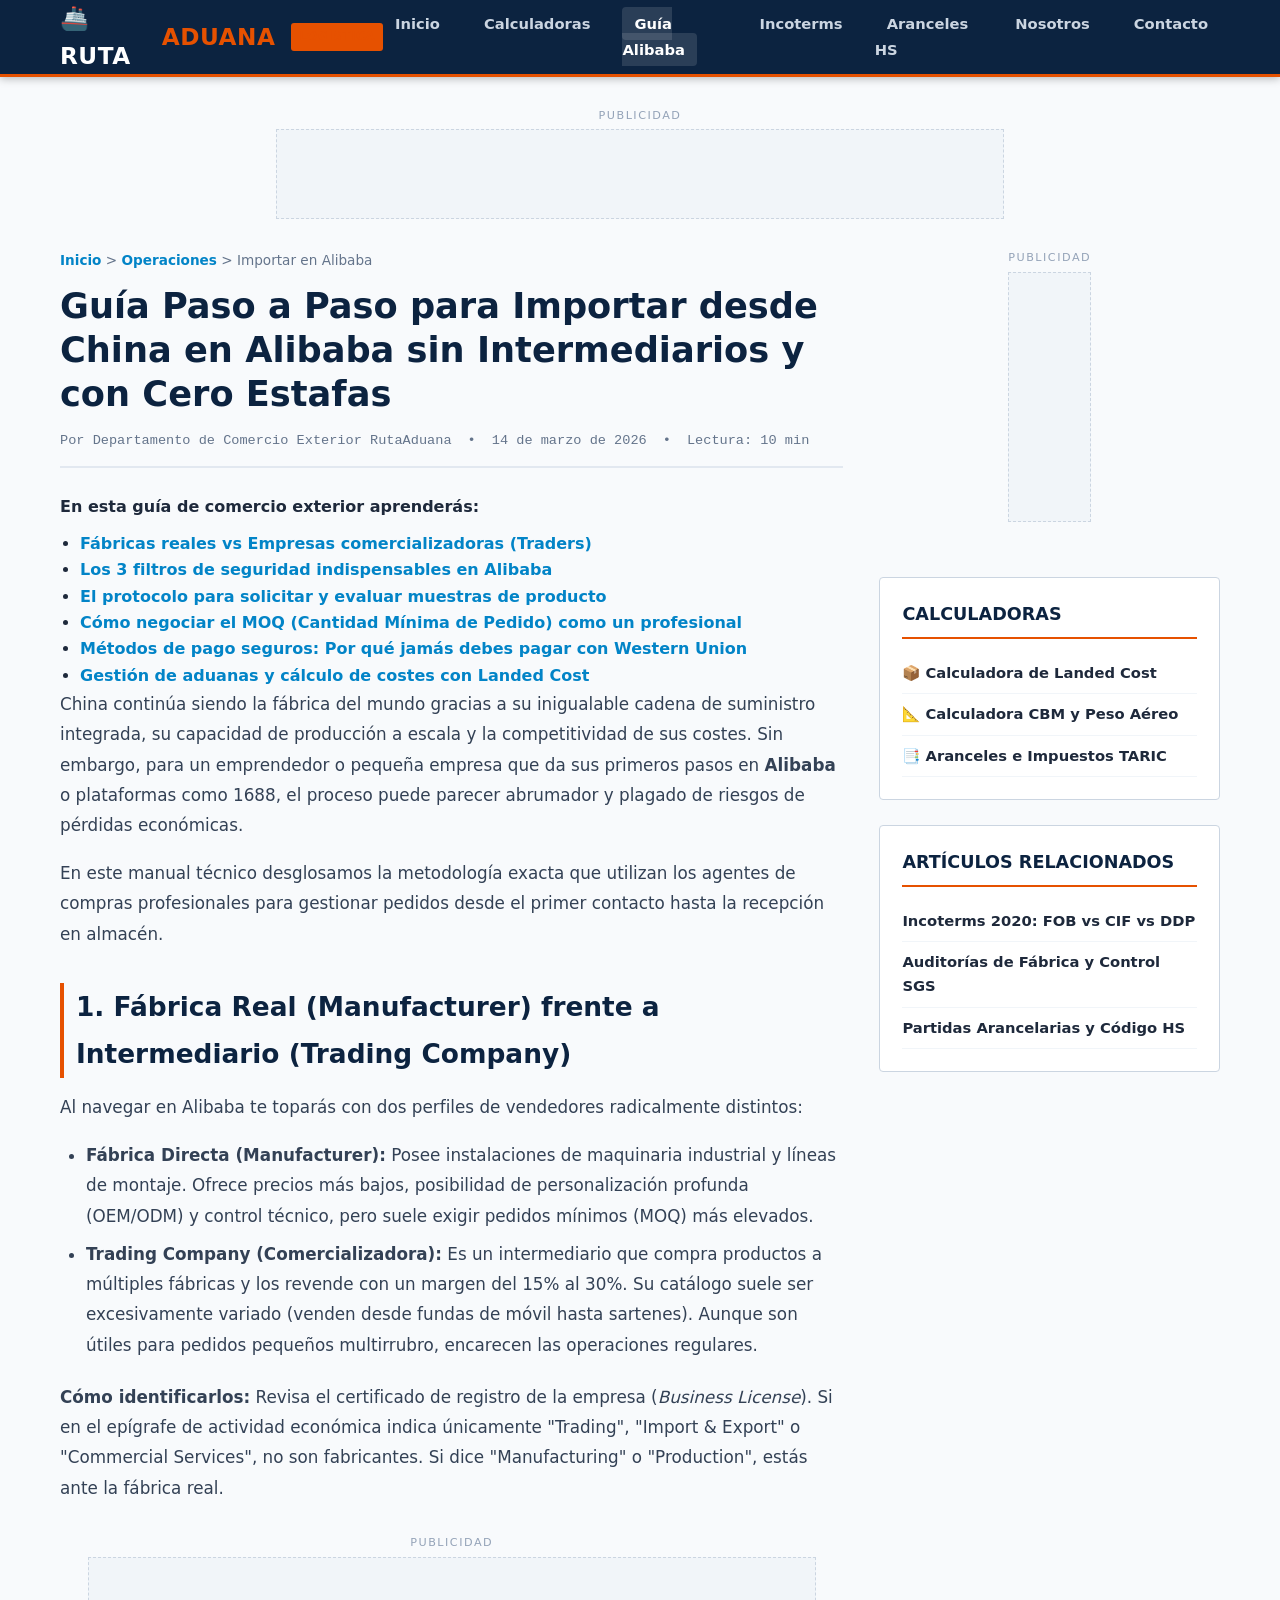
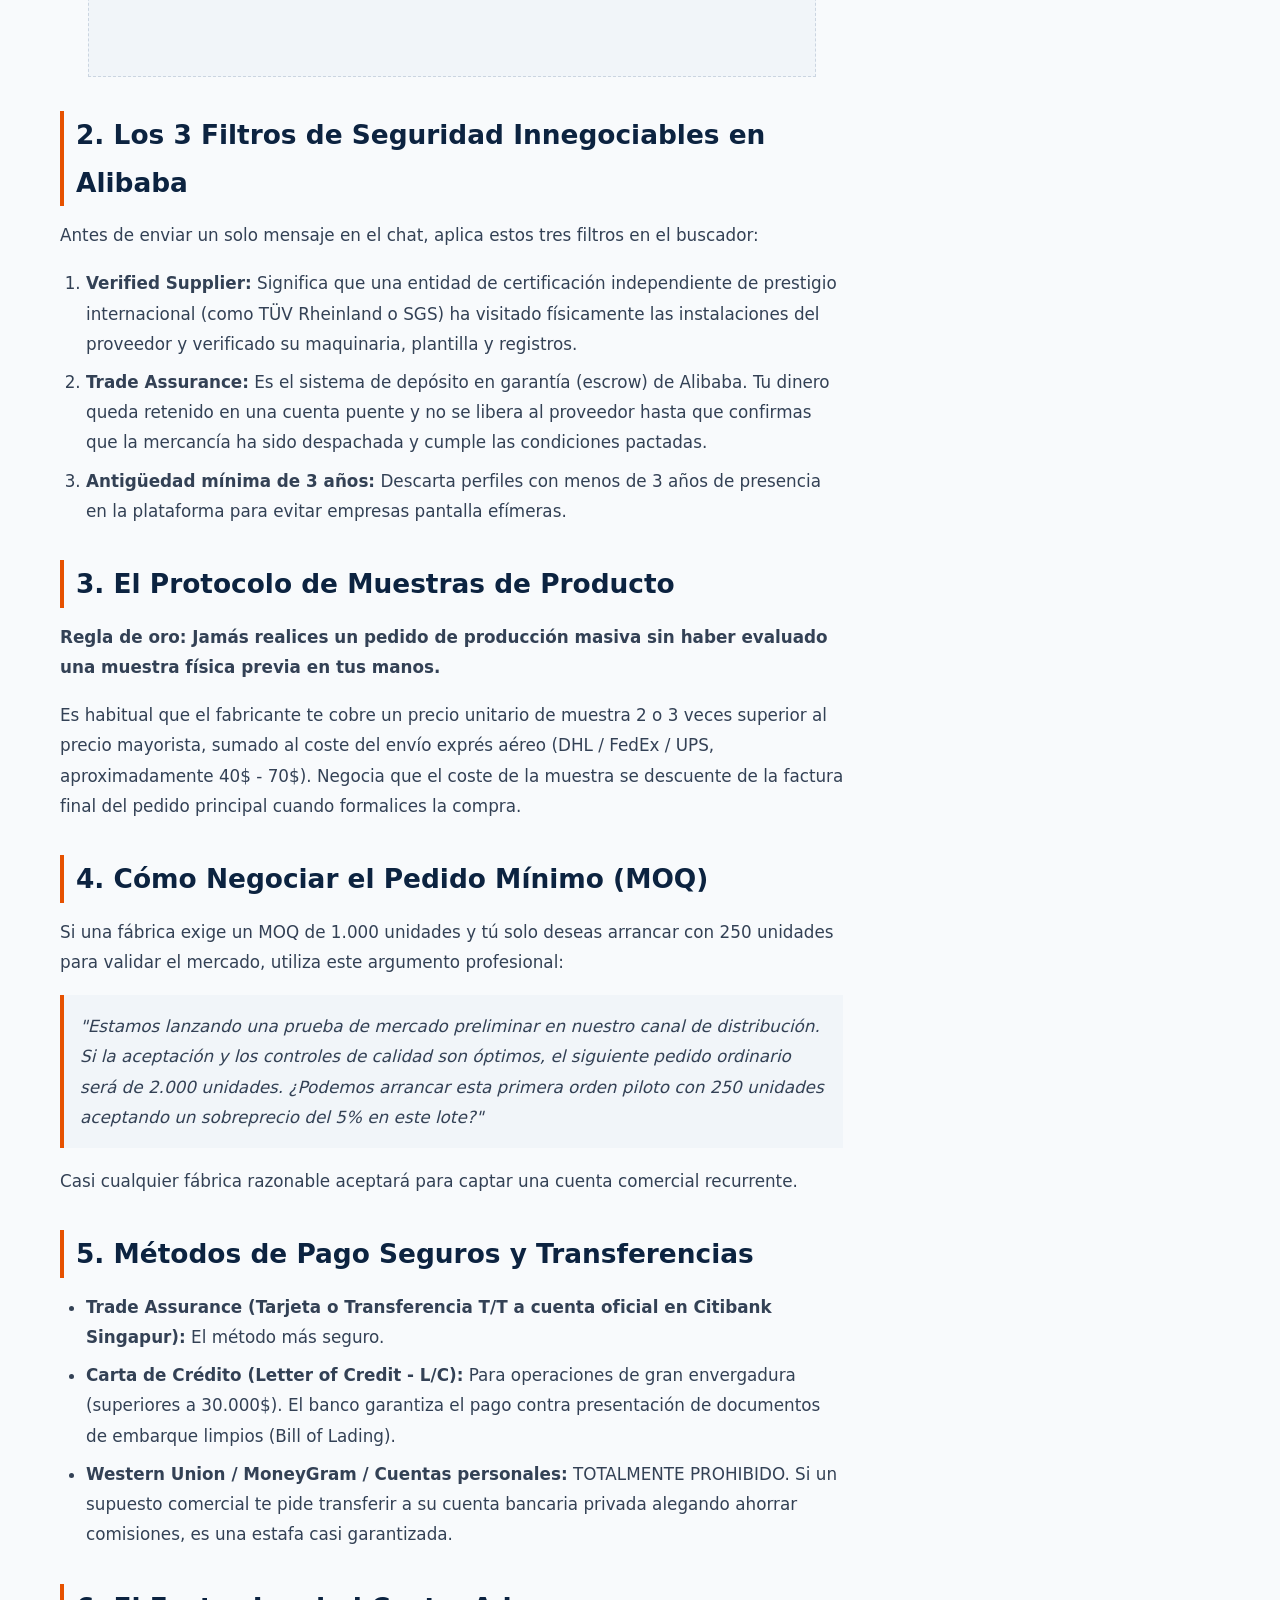
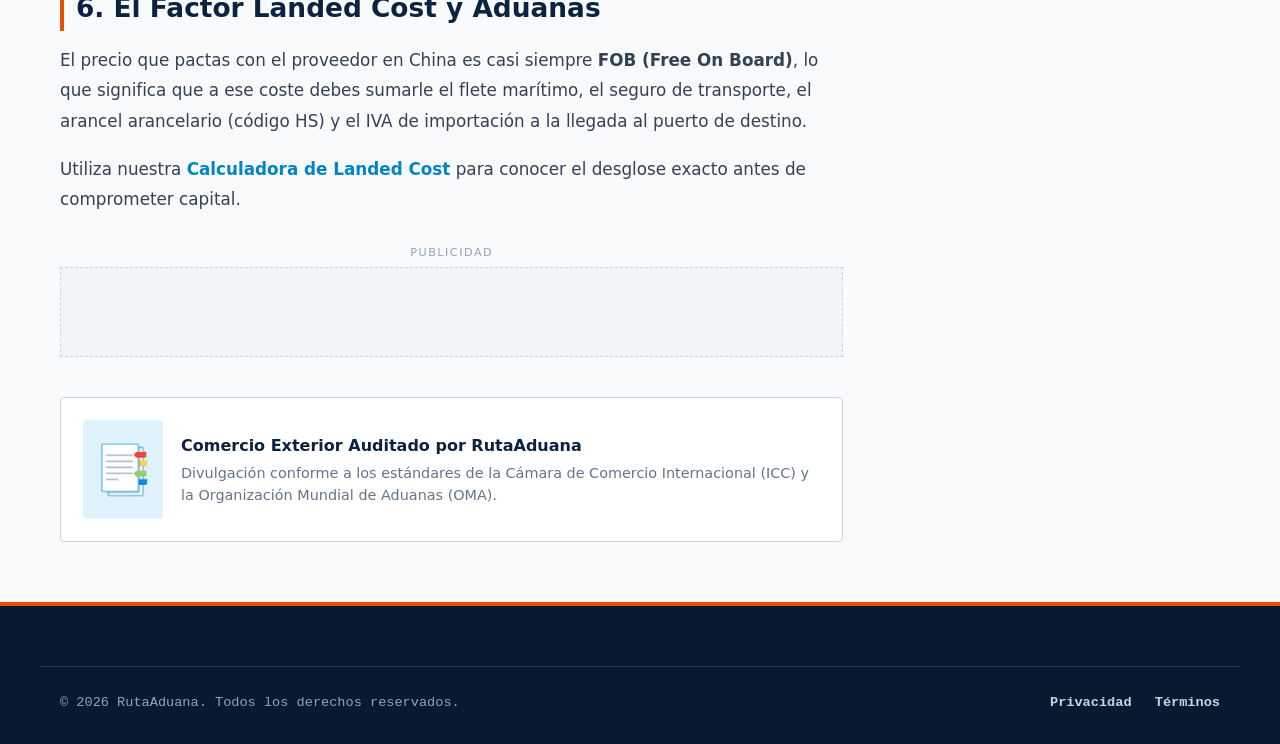
<file: articulos/guia-paso-a-paso-importar-desde-china-alibaba.html>
<!DOCTYPE html>
<html lang="es">
<head>
  <!-- Google AdSense -->
  <script async src="https://pagead2.googlesyndication.com/pagead/js/adsbygoogle.js?client=ca-pub-7959072629123030"
     crossorigin="anonymous"></script>
  <meta charset="UTF-8">
  <meta name="viewport" content="width=device-width, initial-scale=1.0">
  <title>Guía Paso a Paso para Importar desde China en Alibaba - RutaAduana</title>
  <meta name="description" content="Manual integral para importar productos desde China: cómo verificar proveedores en Alibaba, negociar muestras, acuerdos de confidencialidad y pago seguro con Trade Assurance.">
  <link rel="canonical" href="https://rutaaduana-importaciones.com/articulos/guia-paso-a-paso-importar-desde-china-alibaba.html">
  <link rel="stylesheet" href="../css/style.css">
  <script type="application/ld+json">
  {
    "@context": "https://schema.org",
    "@type": "Article",
    "headline": "Guía Paso a Paso para Importar desde China en Alibaba: De la Búsqueda al Almacén",
    "description": "Metodología profesional de comercio exterior para compras a fábricas chinas, negociación de pedidos mínimos (MOQ) y logística.",
    "author": {
      "@type": "Organization",
      "name": "Equipo Técnico RutaAduana"
    },
    "datePublished": "2026-03-14",
    "dateModified": "2026-04-04"
  }
  </script>
</head>
<body>

  <header class="site-header">
  <!-- Google AdSense -->
  <script async src="https://pagead2.googlesyndication.com/pagead/js/adsbygoogle.js?client=ca-pub-7959072629123030"
     crossorigin="anonymous"></script>
    <div class="container header-inner">
      <a href="../index.html" class="logo">
        🚢 Ruta<span>Aduana</span>
        <span class="logo-badge">LOGÍSTICA</span>
      </a>
      <button class="menu-toggle" aria-label="Abrir menú">☰</button>
      <nav class="main-nav">
        <ul class="nav-links">
          <li><a href="../index.html">Inicio</a></li>
          <li><a href="../herramientas/index.html">Calculadoras</a></li>
          <li><a href="guia-paso-a-paso-importar-desde-china-alibaba.html" class="active">Guía Alibaba</a></li>
          <li><a href="incoterms-2020-fob-cif-ddp-exw-explicados.html">Incoterms</a></li>
          <li><a href="partida-arancelaria-codigo-hs-aranceles-aduanas.html">Aranceles HS</a></li>
          <li><a href="../sobre-nosotros.html">Nosotros</a></li>
          <li><a href="../contacto.html">Contacto</a></li>
        </ul>
      </nav>
    </div>
  </header>

  <div class="container">
    <div class="ad-slot-wrapper">
      <span class="ad-label">Publicidad</span>
      <div class="ad-box header-banner" data-ad-slot="header"></div>
    </div>
  </div>

  <div class="container">
    <div class="main-layout">
      
      <main class="article-content">
        <div class="breadcrumbs">
          <a href="../index.html">Inicio</a> &gt; 
          <a href="../herramientas/index.html">Operaciones</a> &gt; 
          <span>Importar en Alibaba</span>
        </div>

        <header class="article-header">
  <!-- Google AdSense -->
  <script async src="https://pagead2.googlesyndication.com/pagead/js/adsbygoogle.js?client=ca-pub-7959072629123030"
     crossorigin="anonymous"></script>
          <h1 class="article-title">Guía Paso a Paso para Importar desde China en Alibaba sin Intermediarios y con Cero Estafas</h1>
          <div class="article-meta">
            <span>Por Departamento de Comercio Exterior RutaAduana</span>
            <span>•</span>
            <time datetime="2026-03-14">14 de marzo de 2026</time>
            <span>•</span>
            <span>Lectura: 10 min</span>
          </div>
        </header>

        <div class="table-of-contents">
          <strong>En esta guía de comercio exterior aprenderás:</strong>
          <ul style="margin: 10px 0 0 20px;">
            <li><a href="#fabricante-vs-trader">Fábricas reales vs Empresas comercializadoras (Traders)</a></li>
            <li><a href="#filtros-seguridad">Los 3 filtros de seguridad indispensables en Alibaba</a></li>
            <li><a href="#muestras">El protocolo para solicitar y evaluar muestras de producto</a></li>
            <li><a href="#negociacion-moq">Cómo negociar el MOQ (Cantidad Mínima de Pedido) como un profesional</a></li>
            <li><a href="#metodos-pago">Métodos de pago seguros: Por qué jamás debes pagar con Western Union</a></li>
            <li><a href="#aduanas-llegada">Gestión de aduanas y cálculo de costes con Landed Cost</a></li>
          </ul>
        </div>

        <article class="article-body">
          <p>
            China continúa siendo la fábrica del mundo gracias a su inigualable cadena de suministro integrada, su capacidad de producción a escala y la competitividad de sus costes. Sin embargo, para un emprendedor o pequeña empresa que da sus primeros pasos en <strong>Alibaba</strong> o plataformas como 1688, el proceso puede parecer abrumador y plagado de riesgos de pérdidas económicas.
          </p>
          <p>
            En este manual técnico desglosamos la metodología exacta que utilizan los agentes de compras profesionales para gestionar pedidos desde el primer contacto hasta la recepción en almacén.
          </p>

          <h2 id="fabricante-vs-trader">1. Fábrica Real (Manufacturer) frente a Intermediario (Trading Company)</h2>
          <p>
            Al navegar en Alibaba te toparás con dos perfiles de vendedores radicalmente distintos:
          </p>
          <ul>
            <li><strong>Fábrica Directa (Manufacturer):</strong> Posee instalaciones de maquinaria industrial y líneas de montaje. Ofrece precios más bajos, posibilidad de personalización profunda (OEM/ODM) y control técnico, pero suele exigir pedidos mínimos (MOQ) más elevados.</li>
            <li><strong>Trading Company (Comercializadora):</strong> Es un intermediario que compra productos a múltiples fábricas y los revende con un margen del 15% al 30%. Su catálogo suele ser excesivamente variado (venden desde fundas de móvil hasta sartenes). Aunque son útiles para pedidos pequeños multirrubro, encarecen las operaciones regulares.</li>
          </ul>
          <p>
            <strong>Cómo identificarlos:</strong> Revisa el certificado de registro de la empresa (<em>Business License</em>). Si en el epígrafe de actividad económica indica únicamente "Trading", "Import & Export" o "Commercial Services", no son fabricantes. Si dice "Manufacturing" o "Production", estás ante la fábrica real.
          </p>

          <div class="ad-slot-wrapper">
            <span class="ad-label">Publicidad</span>
            <div class="ad-box in-article-banner" data-ad-slot="inArticle"></div>
          </div>

          <h2 id="filtros-seguridad">2. Los 3 Filtros de Seguridad Innegociables en Alibaba</h2>
          <p>
            Antes de enviar un solo mensaje en el chat, aplica estos tres filtros en el buscador:
          </p>
          <ol>
            <li><strong>Verified Supplier:</strong> Significa que una entidad de certificación independiente de prestigio internacional (como TÜV Rheinland o SGS) ha visitado físicamente las instalaciones del proveedor y verificado su maquinaria, plantilla y registros.</li>
            <li><strong>Trade Assurance:</strong> Es el sistema de depósito en garantía (escrow) de Alibaba. Tu dinero queda retenido en una cuenta puente y no se libera al proveedor hasta que confirmas que la mercancía ha sido despachada y cumple las condiciones pactadas.</li>
            <li><strong>Antigüedad mínima de 3 años:</strong> Descarta perfiles con menos de 3 años de presencia en la plataforma para evitar empresas pantalla efímeras.</li>
          </ol>

          <h2 id="muestras">3. El Protocolo de Muestras de Producto</h2>
          <p>
            <strong>Regla de oro: Jamás realices un pedido de producción masiva sin haber evaluado una muestra física previa en tus manos.</strong>
          </p>
          <p>
            Es habitual que el fabricante te cobre un precio unitario de muestra 2 o 3 veces superior al precio mayorista, sumado al coste del envío exprés aéreo (DHL / FedEx / UPS, aproximadamente 40$ - 70$). Negocia que el coste de la muestra se descuente de la factura final del pedido principal cuando formalices la compra.
          </p>

          <h2 id="negociacion-moq">4. Cómo Negociar el Pedido Mínimo (MOQ)</h2>
          <p>
            Si una fábrica exige un MOQ de 1.000 unidades y tú solo deseas arrancar con 250 unidades para validar el mercado, utiliza este argumento profesional:
          </p>
          <p style="background:#f1f5f9; padding:16px; border-left:4px solid var(--accent); font-style:italic;">
            "Estamos lanzando una prueba de mercado preliminar en nuestro canal de distribución. Si la aceptación y los controles de calidad son óptimos, el siguiente pedido ordinario será de 2.000 unidades. ¿Podemos arrancar esta primera orden piloto con 250 unidades aceptando un sobreprecio del 5% en este lote?"
          </p>
          <p>
            Casi cualquier fábrica razonable aceptará para captar una cuenta comercial recurrente.
          </p>

          <h2 id="metodos-pago">5. Métodos de Pago Seguros y Transferencias</h2>
          <ul>
            <li><strong>Trade Assurance (Tarjeta o Transferencia T/T a cuenta oficial en Citibank Singapur):</strong> El método más seguro.</li>
            <li><strong>Carta de Crédito (Letter of Credit - L/C):</strong> Para operaciones de gran envergadura (superiores a 30.000$). El banco garantiza el pago contra presentación de documentos de embarque limpios (Bill of Lading).</li>
            <li><strong>Western Union / MoneyGram / Cuentas personales:</strong> TOTALMENTE PROHIBIDO. Si un supuesto comercial te pide transferir a su cuenta bancaria privada alegando ahorrar comisiones, es una estafa casi garantizada.</li>
          </ul>

          <h2 id="aduanas-llegada">6. El Factor Landed Cost y Aduanas</h2>
          <p>
            El precio que pactas con el proveedor en China es casi siempre <strong>FOB (Free On Board)</strong>, lo que significa que a ese coste debes sumarle el flete marítimo, el seguro de transporte, el arancel arancelario (código HS) y el IVA de importación a la llegada al puerto de destino.
          </p>
          <p>
            Utiliza nuestra <a href="../index.html#calculadora-landed">Calculadora de Landed Cost</a> para conocer el desglose exacto antes de comprometer capital.
          </p>
        </article>

        <!-- Bloque AdSense Final de Artículo -->
        <div class="ad-slot-wrapper">
          <span class="ad-label">Publicidad</span>
          <div class="ad-box footer-banner" data-ad-slot="footer"></div>
        </div>

        <div style="background: #ffffff; border: 1px solid #cbd5e1; border-radius: 4px; padding: 22px; margin-top: 40px; display: flex; gap: 18px; align-items: center;">
          <div style="font-size: 3rem; background: #e0f2fe; padding: 10px; border-radius: 4px;">📑</div>
          <div>
            <h4 style="color: var(--primary); margin-bottom: 4px;">Comercio Exterior Auditado por RutaAduana</h4>
            <p style="font-size: 0.9rem; color: #64748b; line-height: 1.5;">
              Divulgación conforme a los estándares de la Cámara de Comercio Internacional (ICC) y la Organización Mundial de Aduanas (OMA).
            </p>
          </div>
        </div>

      </main>

      <aside class="sidebar">
        <div class="ad-slot-wrapper" style="margin-top: 0;">
          <span class="ad-label">Publicidad</span>
          <div class="ad-box sidebar-banner" data-ad-slot="sidebar"></div>
        </div>

        <div class="widget-box">
          <h3>Calculadoras</h3>
          <ul>
            <li><a href="../herramientas/index.html">📦 Calculadora de Landed Cost</a></li>
            <li><a href="../herramientas/index.html#calculadora-volumen">📐 Calculadora CBM y Peso Aéreo</a></li>
            <li><a href="partida-arancelaria-codigo-hs-aranceles-aduanas.html">📑 Aranceles e Impuestos TARIC</a></li>
          </ul>
        </div>

        <div class="widget-box">
          <h3>Artículos Relacionados</h3>
          <ul>
            <li><a href="incoterms-2020-fob-cif-ddp-exw-explicados.html">Incoterms 2020: FOB vs CIF vs DDP</a></li>
            <li><a href="como-evitar-estafas-proveedores-chinos-auditoria.html">Auditorías de Fábrica y Control SGS</a></li>
            <li><a href="partida-arancelaria-codigo-hs-aranceles-aduanas.html">Partidas Arancelarias y Código HS</a></li>
          </ul>
        </div>
      </aside>

    </div>
  </div>

  <footer class="site-footer">
    <div class="container footer-bottom">
      <p>&copy; 2026 RutaAduana. Todos los derechos reservados.</p>
      <div>
        <a href="../politica-de-privacidad.html" style="color: #cbd5e1; margin-right: 15px;">Privacidad</a>
        <a href="../terminos-y-condiciones.html" style="color: #cbd5e1;">Términos</a>
      </div>
    </div>
  </footer>

  <script src="../js/ads-config.js"></script>
  <script src="../js/main.js"></script>
</body>
</html>
</file>
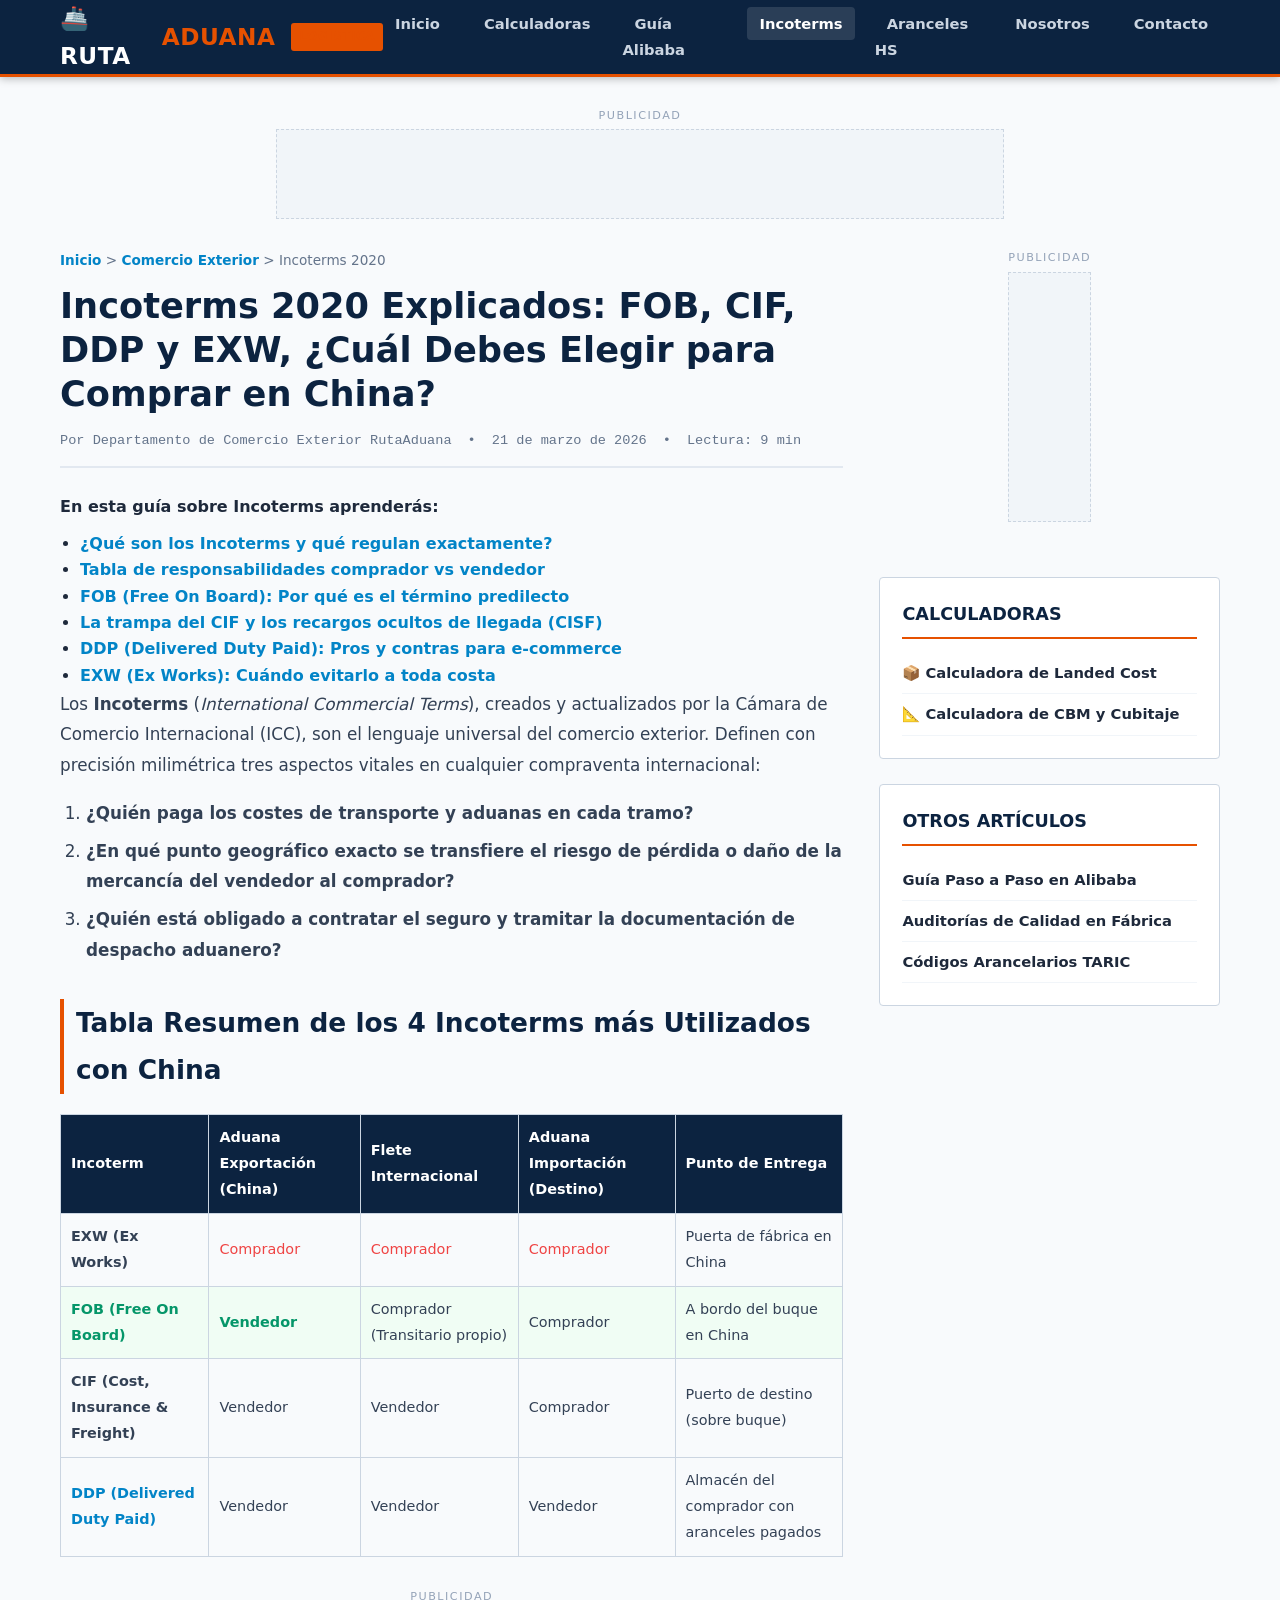
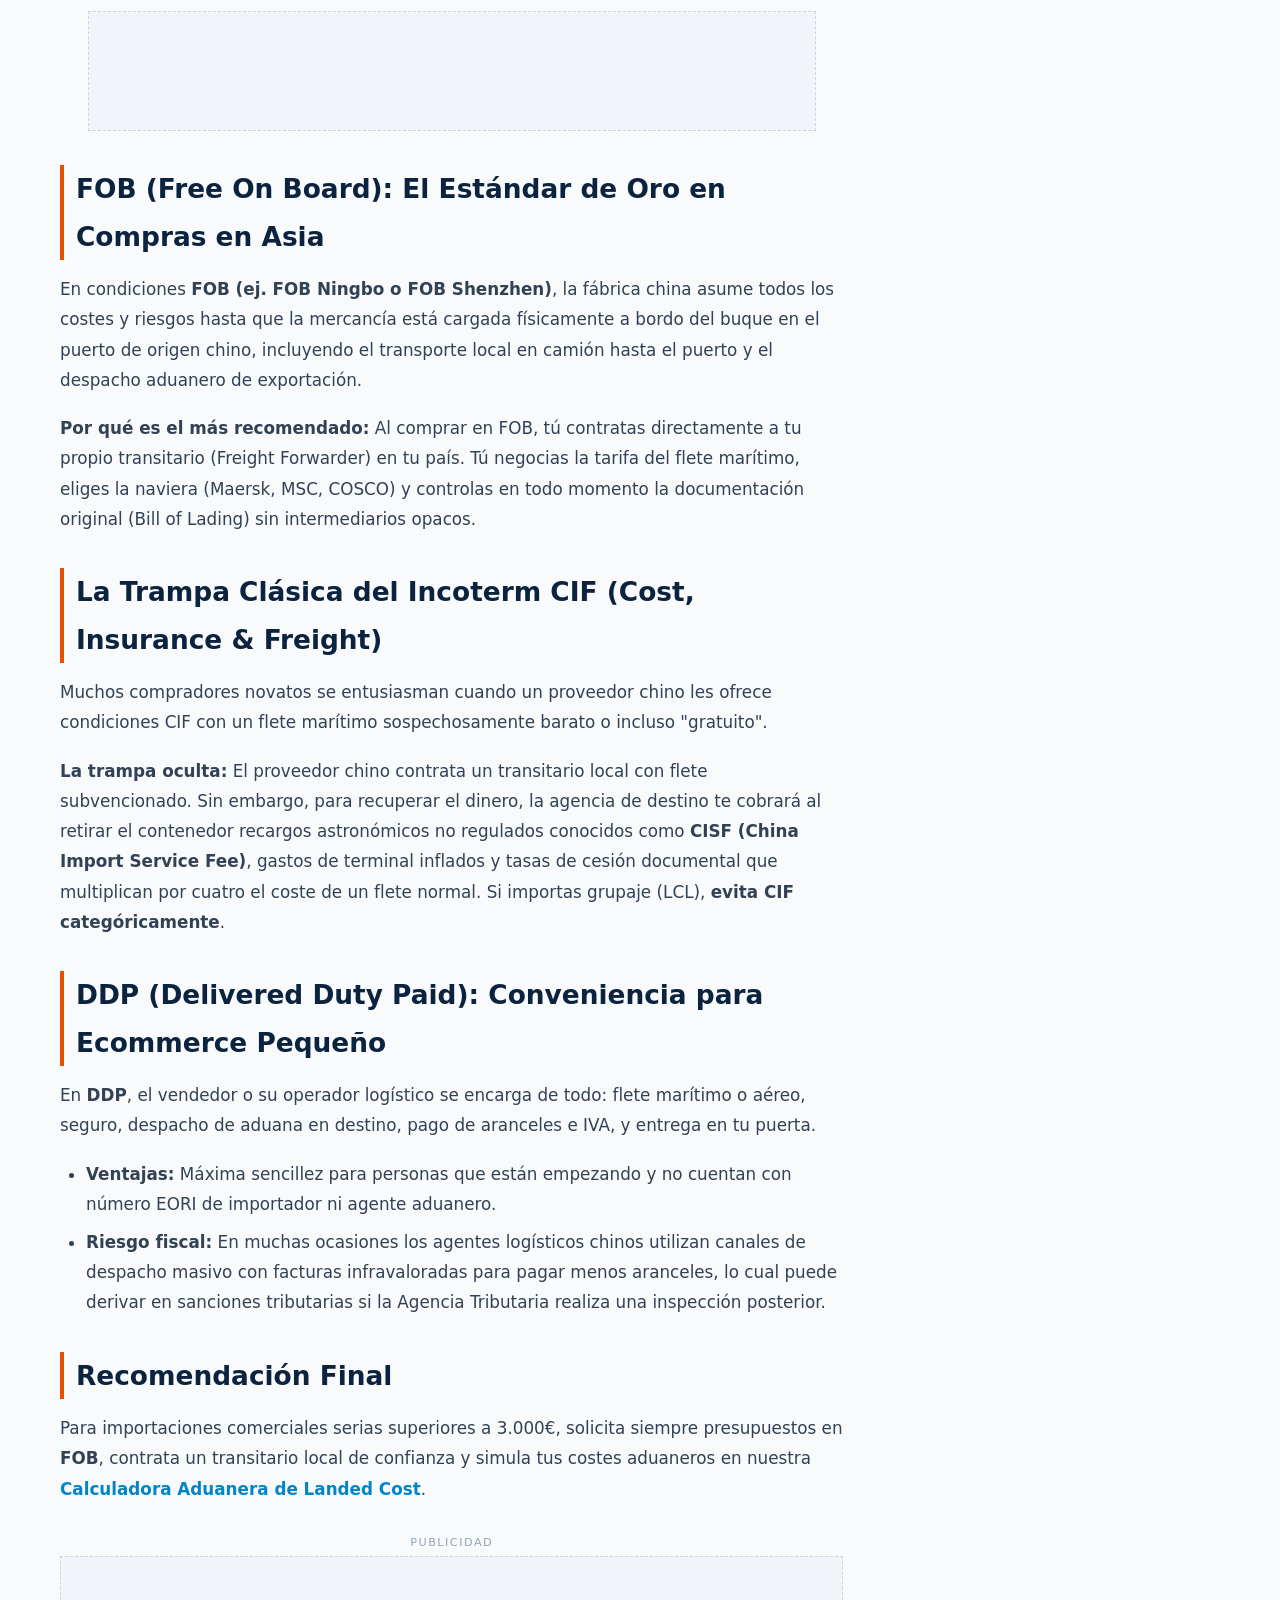
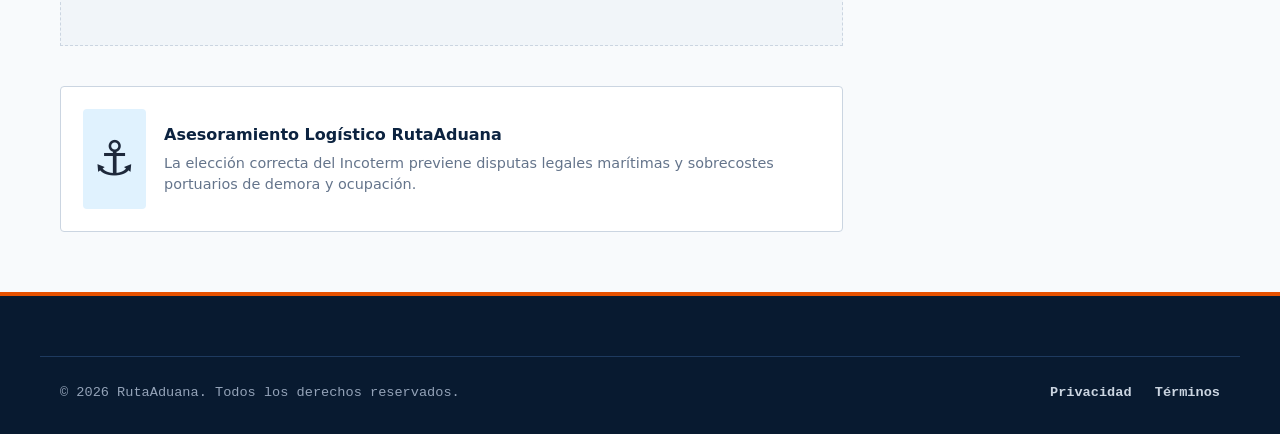
<file: articulos/incoterms-2020-fob-cif-ddp-exw-explicados.html>
<!DOCTYPE html>
<html lang="es">
<head>
  <!-- Google AdSense -->
  <script async src="https://pagead2.googlesyndication.com/pagead/js/adsbygoogle.js?client=ca-pub-7959072629123030"
     crossorigin="anonymous"></script>
  <meta charset="UTF-8">
  <meta name="viewport" content="width=device-width, initial-scale=1.0">
  <title>Incoterms 2020 Explicados: FOB vs CIF vs DDP vs EXW - RutaAduana</title>
  <meta name="description" content="Guía completa de Incoterms 2020: tabla comparativa, transferencia de riesgos, costes ocultos de fletes CIF (tasas de llegada CISF) y por qué FOB es el rey de las compras en China.">
  <link rel="canonical" href="https://rutaaduana-importaciones.com/articulos/incoterms-2020-fob-cif-ddp-exw-explicados.html">
  <link rel="stylesheet" href="../css/style.css">
  <script type="application/ld+json">
  {
    "@context": "https://schema.org",
    "@type": "Article",
    "headline": "Incoterms 2020 Explicados: FOB vs CIF vs DDP vs EXW para Importadores",
    "description": "Análisis legal y práctico de las reglas de comercio internacional de la Cámara de Comercio Internacional (ICC).",
    "author": {
      "@type": "Organization",
      "name": "Equipo Técnico RutaAduana"
    },
    "datePublished": "2026-03-21",
    "dateModified": "2026-04-04"
  }
  </script>
</head>
<body>

  <header class="site-header">
  <!-- Google AdSense -->
  <script async src="https://pagead2.googlesyndication.com/pagead/js/adsbygoogle.js?client=ca-pub-7959072629123030"
     crossorigin="anonymous"></script>
    <div class="container header-inner">
      <a href="../index.html" class="logo">
        🚢 Ruta<span>Aduana</span>
        <span class="logo-badge">LOGÍSTICA</span>
      </a>
      <button class="menu-toggle" aria-label="Abrir menú">☰</button>
      <nav class="main-nav">
        <ul class="nav-links">
          <li><a href="../index.html">Inicio</a></li>
          <li><a href="../herramientas/index.html">Calculadoras</a></li>
          <li><a href="guia-paso-a-paso-importar-desde-china-alibaba.html">Guía Alibaba</a></li>
          <li><a href="incoterms-2020-fob-cif-ddp-exw-explicados.html" class="active">Incoterms</a></li>
          <li><a href="partida-arancelaria-codigo-hs-aranceles-aduanas.html">Aranceles HS</a></li>
          <li><a href="../sobre-nosotros.html">Nosotros</a></li>
          <li><a href="../contacto.html">Contacto</a></li>
        </ul>
      </nav>
    </div>
  </header>

  <div class="container">
    <div class="ad-slot-wrapper">
      <span class="ad-label">Publicidad</span>
      <div class="ad-box header-banner" data-ad-slot="header"></div>
    </div>
  </div>

  <div class="container">
    <div class="main-layout">
      
      <main class="article-content">
        <div class="breadcrumbs">
          <a href="../index.html">Inicio</a> &gt; 
          <a href="../herramientas/index.html">Comercio Exterior</a> &gt; 
          <span>Incoterms 2020</span>
        </div>

        <header class="article-header">
  <!-- Google AdSense -->
  <script async src="https://pagead2.googlesyndication.com/pagead/js/adsbygoogle.js?client=ca-pub-7959072629123030"
     crossorigin="anonymous"></script>
          <h1 class="article-title">Incoterms 2020 Explicados: FOB, CIF, DDP y EXW, ¿Cuál Debes Elegir para Comprar en China?</h1>
          <div class="article-meta">
            <span>Por Departamento de Comercio Exterior RutaAduana</span>
            <span>•</span>
            <time datetime="2026-03-21">21 de marzo de 2026</time>
            <span>•</span>
            <span>Lectura: 9 min</span>
          </div>
        </header>

        <div class="table-of-contents">
          <strong>En esta guía sobre Incoterms aprenderás:</strong>
          <ul style="margin: 10px 0 0 20px;">
            <li><a href="#que-son">¿Qué son los Incoterms y qué regulan exactamente?</a></li>
            <li><a href="#tabla-comparativa">Tabla de responsabilidades comprador vs vendedor</a></li>
            <li><a href="#fob-el-rey">FOB (Free On Board): Por qué es el término predilecto</a></li>
            <li><a href="#la-trampa-cif">La trampa del CIF y los recargos ocultos de llegada (CISF)</a></li>
            <li><a href="#ddp-ecommerce">DDP (Delivered Duty Paid): Pros y contras para e-commerce</a></li>
            <li><a href="#exw">EXW (Ex Works): Cuándo evitarlo a toda costa</a></li>
          </ul>
        </div>

        <article class="article-body">
          <p>
            Los <strong>Incoterms</strong> (<em>International Commercial Terms</em>), creados y actualizados por la Cámara de Comercio Internacional (ICC), son el lenguaje universal del comercio exterior. Definen con precisión milimétrica tres aspectos vitales en cualquier compraventa internacional:
          </p>
          <ol>
            <li><strong>¿Quién paga los costes de transporte y aduanas en cada tramo?</strong></li>
            <li><strong>¿En qué punto geográfico exacto se transfiere el riesgo de pérdida o daño de la mercancía del vendedor al comprador?</strong></li>
            <li><strong>¿Quién está obligado a contratar el seguro y tramitar la documentación de despacho aduanero?</strong></li>
          </ol>

          <h2 id="tabla-comparativa">Tabla Resumen de los 4 Incoterms más Utilizados con China</h2>
          <table style="width: 100%; border-collapse: collapse; margin: 20px 0; font-size: 0.9rem;">
            <thead>
              <tr style="background: #0c2340; color: #fff; text-align: left;">
                <th style="padding: 10px; border: 1px solid #cbd5e1;">Incoterm</th>
                <th style="padding: 10px; border: 1px solid #cbd5e1;">Aduana Exportación (China)</th>
                <th style="padding: 10px; border: 1px solid #cbd5e1;">Flete Internacional</th>
                <th style="padding: 10px; border: 1px solid #cbd5e1;">Aduana Importación (Destino)</th>
                <th style="padding: 10px; border: 1px solid #cbd5e1;">Punto de Entrega</th>
              </tr>
            </thead>
            <tbody>
              <tr>
                <td style="padding: 10px; border: 1px solid #cbd5e1; font-weight:700;">EXW (Ex Works)</td>
                <td style="padding: 10px; border: 1px solid #cbd5e1; color:#ef4444;">Comprador</td>
                <td style="padding: 10px; border: 1px solid #cbd5e1; color:#ef4444;">Comprador</td>
                <td style="padding: 10px; border: 1px solid #cbd5e1; color:#ef4444;">Comprador</td>
                <td style="padding: 10px; border: 1px solid #cbd5e1;">Puerta de fábrica en China</td>
              </tr>
              <tr style="background:#f0fdf4;">
                <td style="padding: 10px; border: 1px solid #cbd5e1; font-weight:700; color:#059669;">FOB (Free On Board)</td>
                <td style="padding: 10px; border: 1px solid #cbd5e1; font-weight:700; color:#059669;">Vendedor</td>
                <td style="padding: 10px; border: 1px solid #cbd5e1;">Comprador (Transitario propio)</td>
                <td style="padding: 10px; border: 1px solid #cbd5e1;">Comprador</td>
                <td style="padding: 10px; border: 1px solid #cbd5e1;">A bordo del buque en China</td>
              </tr>
              <tr>
                <td style="padding: 10px; border: 1px solid #cbd5e1; font-weight:700;">CIF (Cost, Insurance & Freight)</td>
                <td style="padding: 10px; border: 1px solid #cbd5e1;">Vendedor</td>
                <td style="padding: 10px; border: 1px solid #cbd5e1;">Vendedor</td>
                <td style="padding: 10px; border: 1px solid #cbd5e1;">Comprador</td>
                <td style="padding: 10px; border: 1px solid #cbd5e1;">Puerto de destino (sobre buque)</td>
              </tr>
              <tr>
                <td style="padding: 10px; border: 1px solid #cbd5e1; font-weight:700; color:#0284c7;">DDP (Delivered Duty Paid)</td>
                <td style="padding: 10px; border: 1px solid #cbd5e1;">Vendedor</td>
                <td style="padding: 10px; border: 1px solid #cbd5e1;">Vendedor</td>
                <td style="padding: 10px; border: 1px solid #cbd5e1;">Vendedor</td>
                <td style="padding: 10px; border: 1px solid #cbd5e1;">Almacén del comprador con aranceles pagados</td>
              </tr>
            </tbody>
          </table>

          <div class="ad-slot-wrapper">
            <span class="ad-label">Publicidad</span>
            <div class="ad-box in-article-banner" data-ad-slot="inArticle"></div>
          </div>

          <h2 id="fob-el-rey">FOB (Free On Board): El Estándar de Oro en Compras en Asia</h2>
          <p>
            En condiciones <strong>FOB (ej. FOB Ningbo o FOB Shenzhen)</strong>, la fábrica china asume todos los costes y riesgos hasta que la mercancía está cargada físicamente a bordo del buque en el puerto de origen chino, incluyendo el transporte local en camión hasta el puerto y el despacho aduanero de exportación.
          </p>
          <p>
            <strong>Por qué es el más recomendado:</strong> Al comprar en FOB, tú contratas directamente a tu propio transitario (Freight Forwarder) en tu país. Tú negocias la tarifa del flete marítimo, eliges la naviera (Maersk, MSC, COSCO) y controlas en todo momento la documentación original (Bill of Lading) sin intermediarios opacos.
          </p>

          <h2 id="la-trampa-cif">La Trampa Clásica del Incoterm CIF (Cost, Insurance & Freight)</h2>
          <p>
            Muchos compradores novatos se entusiasman cuando un proveedor chino les ofrece condiciones CIF con un flete marítimo sospechosamente barato o incluso "gratuito".
          </p>
          <p>
            <strong>La trampa oculta:</strong> El proveedor chino contrata un transitario local con flete subvencionado. Sin embargo, para recuperar el dinero, la agencia de destino te cobrará al retirar el contenedor recargos astronómicos no regulados conocidos como <strong>CISF (China Import Service Fee)</strong>, gastos de terminal inflados y tasas de cesión documental que multiplican por cuatro el coste de un flete normal. Si importas grupaje (LCL), <strong>evita CIF categóricamente</strong>.
          </p>

          <h2 id="ddp-ecommerce">DDP (Delivered Duty Paid): Conveniencia para Ecommerce Pequeño</h2>
          <p>
            En <strong>DDP</strong>, el vendedor o su operador logístico se encarga de todo: flete marítimo o aéreo, seguro, despacho de aduana en destino, pago de aranceles e IVA, y entrega en tu puerta.
          </p>
          <ul>
            <li><strong>Ventajas:</strong> Máxima sencillez para personas que están empezando y no cuentan con número EORI de importador ni agente aduanero.</li>
            <li><strong>Riesgo fiscal:</strong> En muchas ocasiones los agentes logísticos chinos utilizan canales de despacho masivo con facturas infravaloradas para pagar menos aranceles, lo cual puede derivar en sanciones tributarias si la Agencia Tributaria realiza una inspección posterior.</li>
          </ul>

          <h2>Recomendación Final</h2>
          <p>
            Para importaciones comerciales serias superiores a 3.000€, solicita siempre presupuestos en <strong>FOB</strong>, contrata un transitario local de confianza y simula tus costes aduaneros en nuestra <a href="../herramientas/index.html">Calculadora Aduanera de Landed Cost</a>.
          </p>
        </article>

        <!-- Bloque AdSense Final de Artículo -->
        <div class="ad-slot-wrapper">
          <span class="ad-label">Publicidad</span>
          <div class="ad-box footer-banner" data-ad-slot="footer"></div>
        </div>

        <div style="background: #ffffff; border: 1px solid #cbd5e1; border-radius: 4px; padding: 22px; margin-top: 40px; display: flex; gap: 18px; align-items: center;">
          <div style="font-size: 3rem; background: #e0f2fe; padding: 10px; border-radius: 4px;">⚓</div>
          <div>
            <h4 style="color: var(--primary); margin-bottom: 4px;">Asesoramiento Logístico RutaAduana</h4>
            <p style="font-size: 0.9rem; color: #64748b; line-height: 1.5;">
              La elección correcta del Incoterm previene disputas legales marítimas y sobrecostes portuarios de demora y ocupación.
            </p>
          </div>
        </div>

      </main>

      <aside class="sidebar">
        <div class="ad-slot-wrapper" style="margin-top: 0;">
          <span class="ad-label">Publicidad</span>
          <div class="ad-box sidebar-banner" data-ad-slot="sidebar"></div>
        </div>

        <div class="widget-box">
          <h3>Calculadoras</h3>
          <ul>
            <li><a href="../herramientas/index.html">📦 Calculadora de Landed Cost</a></li>
            <li><a href="../herramientas/index.html#calculadora-volumen">📐 Calculadora de CBM y Cubitaje</a></li>
          </ul>
        </div>

        <div class="widget-box">
          <h3>Otros Artículos</h3>
          <ul>
            <li><a href="guia-paso-a-paso-importar-desde-china-alibaba.html">Guía Paso a Paso en Alibaba</a></li>
            <li><a href="como-evitar-estafas-proveedores-chinos-auditoria.html">Auditorías de Calidad en Fábrica</a></li>
            <li><a href="partida-arancelaria-codigo-hs-aranceles-aduanas.html">Códigos Arancelarios TARIC</a></li>
          </ul>
        </div>
      </aside>

    </div>
  </div>

  <footer class="site-footer">
    <div class="container footer-bottom">
      <p>&copy; 2026 RutaAduana. Todos los derechos reservados.</p>
      <div>
        <a href="../politica-de-privacidad.html" style="color: #cbd5e1; margin-right: 15px;">Privacidad</a>
        <a href="../terminos-y-condiciones.html" style="color: #cbd5e1;">Términos</a>
      </div>
    </div>
  </footer>

  <script src="../js/ads-config.js"></script>
  <script src="../js/main.js"></script>
</body>
</html>
</file>
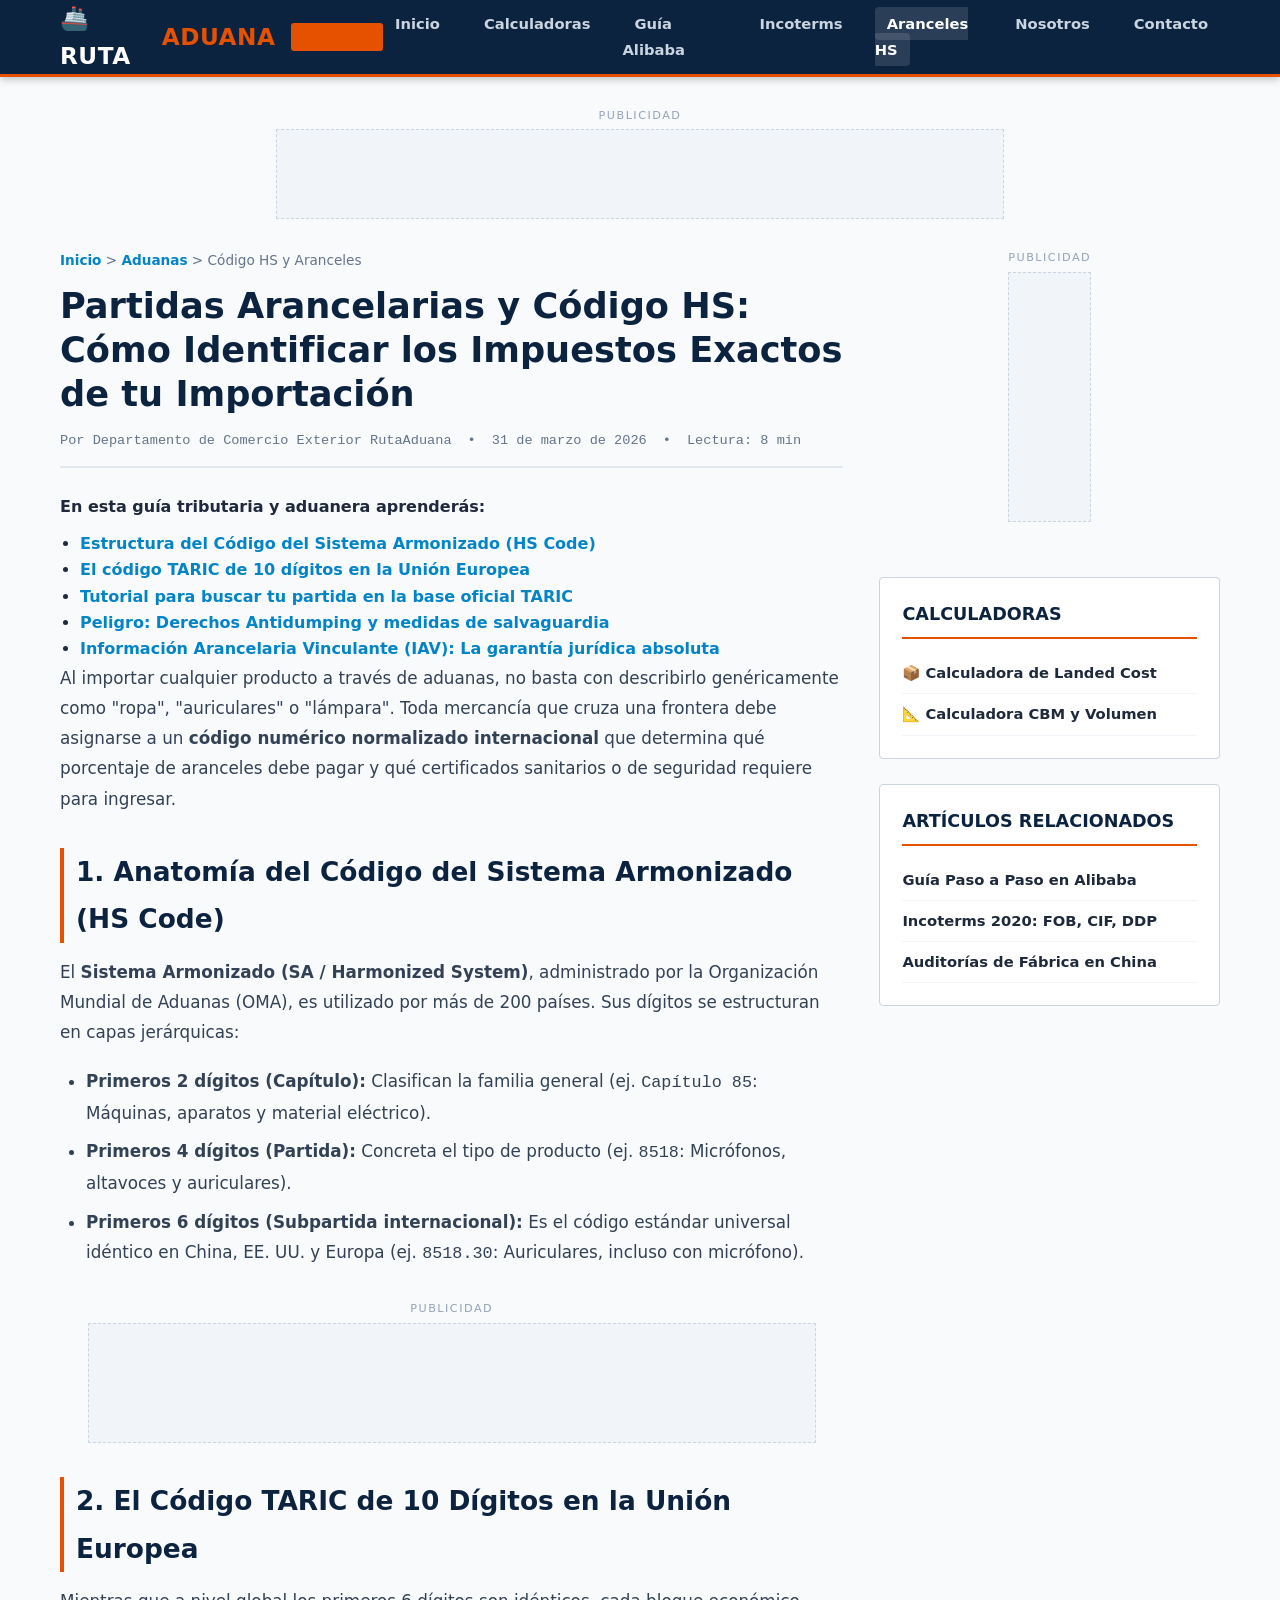
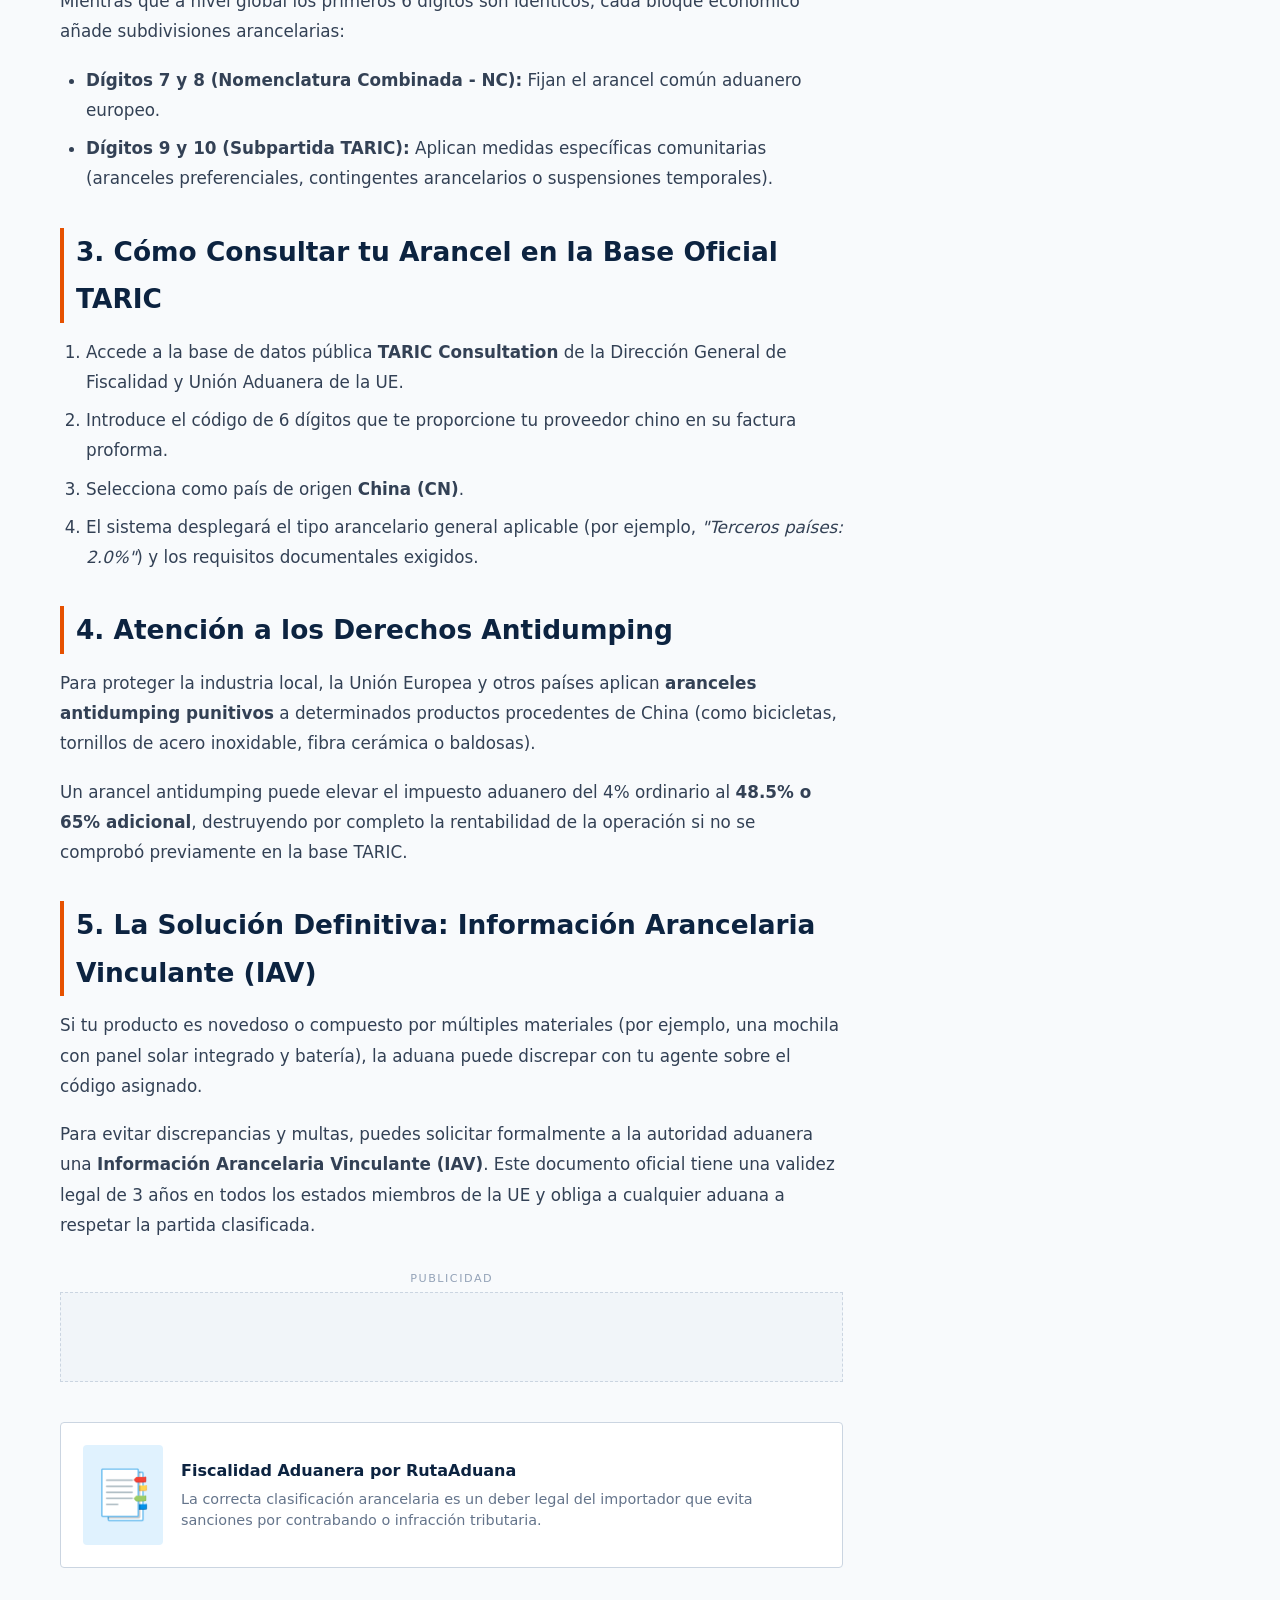
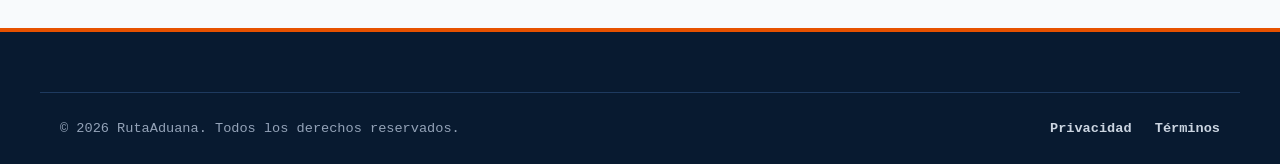
<file: articulos/partida-arancelaria-codigo-hs-aranceles-aduanas.html>
<!DOCTYPE html>
<html lang="es">
<head>
  <!-- Google AdSense -->
  <script async src="https://pagead2.googlesyndication.com/pagead/js/adsbygoogle.js?client=ca-pub-7959072629123030"
     crossorigin="anonymous"></script>
  <meta charset="UTF-8">
  <meta name="viewport" content="width=device-width, initial-scale=1.0">
  <title>Partida Arancelaria y Código HS: Cómo Calcular Aranceles - RutaAduana</title>
  <meta name="description" content="Aprende a clasificar tus productos con el código HS / TARIC: estructura del arancel de aduanas, búsqueda en la base de datos de la UE (TARIC) y cómo evitar multas por clasificación incorrecta.">
  <link rel="canonical" href="https://rutaaduana-importaciones.com/articulos/partida-arancelaria-codigo-hs-aranceles-aduanas.html">
  <link rel="stylesheet" href="../css/style.css">
  <script type="application/ld+json">
  {
    "@context": "https://schema.org",
    "@type": "Article",
    "headline": "Partidas Arancelarias y Código HS: Cómo Clasificar Mercancías y Calcular Aranceles",
    "description": "Metodología aduanera para la clasificación arancelaria de productos importados bajo el Sistema Armonizado (SA).",
    "author": {
      "@type": "Organization",
      "name": "Equipo Técnico RutaAduana"
    },
    "datePublished": "2026-03-31",
    "dateModified": "2026-04-04"
  }
  </script>
</head>
<body>

  <header class="site-header">
  <!-- Google AdSense -->
  <script async src="https://pagead2.googlesyndication.com/pagead/js/adsbygoogle.js?client=ca-pub-7959072629123030"
     crossorigin="anonymous"></script>
    <div class="container header-inner">
      <a href="../index.html" class="logo">
        🚢 Ruta<span>Aduana</span>
        <span class="logo-badge">LOGÍSTICA</span>
      </a>
      <button class="menu-toggle" aria-label="Abrir menú">☰</button>
      <nav class="main-nav">
        <ul class="nav-links">
          <li><a href="../index.html">Inicio</a></li>
          <li><a href="../herramientas/index.html">Calculadoras</a></li>
          <li><a href="guia-paso-a-paso-importar-desde-china-alibaba.html">Guía Alibaba</a></li>
          <li><a href="incoterms-2020-fob-cif-ddp-exw-explicados.html">Incoterms</a></li>
          <li><a href="partida-arancelaria-codigo-hs-aranceles-aduanas.html" class="active">Aranceles HS</a></li>
          <li><a href="../sobre-nosotros.html">Nosotros</a></li>
          <li><a href="../contacto.html">Contacto</a></li>
        </ul>
      </nav>
    </div>
  </header>

  <div class="container">
    <div class="ad-slot-wrapper">
      <span class="ad-label">Publicidad</span>
      <div class="ad-box header-banner" data-ad-slot="header"></div>
    </div>
  </div>

  <div class="container">
    <div class="main-layout">
      
      <main class="article-content">
        <div class="breadcrumbs">
          <a href="../index.html">Inicio</a> &gt; 
          <a href="../herramientas/index.html">Aduanas</a> &gt; 
          <span>Código HS y Aranceles</span>
        </div>

        <header class="article-header">
  <!-- Google AdSense -->
  <script async src="https://pagead2.googlesyndication.com/pagead/js/adsbygoogle.js?client=ca-pub-7959072629123030"
     crossorigin="anonymous"></script>
          <h1 class="article-title">Partidas Arancelarias y Código HS: Cómo Identificar los Impuestos Exactos de tu Importación</h1>
          <div class="article-meta">
            <span>Por Departamento de Comercio Exterior RutaAduana</span>
            <span>•</span>
            <time datetime="2026-03-31">31 de marzo de 2026</time>
            <span>•</span>
            <span>Lectura: 8 min</span>
          </div>
        </header>

        <div class="table-of-contents">
          <strong>En esta guía tributaria y aduanera aprenderás:</strong>
          <ul style="margin: 10px 0 0 20px;">
            <li><a href="#que-es-hs">Estructura del Código del Sistema Armonizado (HS Code)</a></li>
            <li><a href="#taric-ue">El código TARIC de 10 dígitos en la Unión Europea</a></li>
            <li><a href="#como-buscar">Tutorial para buscar tu partida en la base oficial TARIC</a></li>
            <li><a href="#medidas-antidumping">Peligro: Derechos Antidumping y medidas de salvaguardia</a></li>
            <li><a href="#iap">Información Arancelaria Vinculante (IAV): La garantía jurídica absoluta</a></li>
          </ul>
        </div>

        <article class="article-body">
          <p>
            Al importar cualquier producto a través de aduanas, no basta con describirlo genéricamente como "ropa", "auriculares" o "lámpara". Toda mercancía que cruza una frontera debe asignarse a un <strong>código numérico normalizado internacional</strong> que determina qué porcentaje de aranceles debe pagar y qué certificados sanitarios o de seguridad requiere para ingresar.
          </p>

          <h2 id="que-es-hs">1. Anatomía del Código del Sistema Armonizado (HS Code)</h2>
          <p>
            El <strong>Sistema Armonizado (SA / Harmonized System)</strong>, administrado por la Organización Mundial de Aduanas (OMA), es utilizado por más de 200 países. Sus dígitos se estructuran en capas jerárquicas:
          </p>
          <ul>
            <li><strong>Primeros 2 dígitos (Capítulo):</strong> Clasifican la familia general (ej. <code>Capítulo 85</code>: Máquinas, aparatos y material eléctrico).</li>
            <li><strong>Primeros 4 dígitos (Partida):</strong> Concreta el tipo de producto (ej. <code>8518</code>: Micrófonos, altavoces y auriculares).</li>
            <li><strong>Primeros 6 dígitos (Subpartida internacional):</strong> Es el código estándar universal idéntico en China, EE. UU. y Europa (ej. <code>8518.30</code>: Auriculares, incluso con micrófono).</li>
          </ul>

          <div class="ad-slot-wrapper">
            <span class="ad-label">Publicidad</span>
            <div class="ad-box in-article-banner" data-ad-slot="inArticle"></div>
          </div>

          <h2 id="taric-ue">2. El Código TARIC de 10 Dígitos en la Unión Europea</h2>
          <p>
            Mientras que a nivel global los primeros 6 dígitos son idénticos, cada bloque económico añade subdivisiones arancelarias:
          </p>
          <ul>
            <li><strong>Dígitos 7 y 8 (Nomenclatura Combinada - NC):</strong> Fijan el arancel común aduanero europeo.</li>
            <li><strong>Dígitos 9 y 10 (Subpartida TARIC):</strong> Aplican medidas específicas comunitarias (aranceles preferenciales, contingentes arancelarios o suspensiones temporales).</li>
          </ul>

          <h2 id="como-buscar">3. Cómo Consultar tu Arancel en la Base Oficial TARIC</h2>
          <ol>
            <li>Accede a la base de datos pública <strong>TARIC Consultation</strong> de la Dirección General de Fiscalidad y Unión Aduanera de la UE.</li>
            <li>Introduce el código de 6 dígitos que te proporcione tu proveedor chino en su factura proforma.</li>
            <li>Selecciona como país de origen <strong>China (CN)</strong>.</li>
            <li>El sistema desplegará el tipo arancelario general aplicable (por ejemplo, <em>"Terceros países: 2.0%"</em>) y los requisitos documentales exigidos.</li>
          </ol>

          <h2 id="medidas-antidumping">4. Atención a los Derechos Antidumping</h2>
          <p>
            Para proteger la industria local, la Unión Europea y otros países aplican <strong>aranceles antidumping punitivos</strong> a determinados productos procedentes de China (como bicicletas, tornillos de acero inoxidable, fibra cerámica o baldosas).
          </p>
          <p>
            Un arancel antidumping puede elevar el impuesto aduanero del 4% ordinario al <strong>48.5% o 65% adicional</strong>, destruyendo por completo la rentabilidad de la operación si no se comprobó previamente en la base TARIC.
          </p>

          <h2 id="iap">5. La Solución Definitiva: Información Arancelaria Vinculante (IAV)</h2>
          <p>
            Si tu producto es novedoso o compuesto por múltiples materiales (por ejemplo, una mochila con panel solar integrado y batería), la aduana puede discrepar con tu agente sobre el código asignado.
          </p>
          <p>
            Para evitar discrepancias y multas, puedes solicitar formalmente a la autoridad aduanera una <strong>Información Arancelaria Vinculante (IAV)</strong>. Este documento oficial tiene una validez legal de 3 años en todos los estados miembros de la UE y obliga a cualquier aduana a respetar la partida clasificada.
          </p>
        </article>

        <!-- Bloque AdSense Final de Artículo -->
        <div class="ad-slot-wrapper">
          <span class="ad-label">Publicidad</span>
          <div class="ad-box footer-banner" data-ad-slot="footer"></div>
        </div>

        <div style="background: #ffffff; border: 1px solid #cbd5e1; border-radius: 4px; padding: 22px; margin-top: 40px; display: flex; gap: 18px; align-items: center;">
          <div style="font-size: 3rem; background: #e0f2fe; padding: 10px; border-radius: 4px;">📑</div>
          <div>
            <h4 style="color: var(--primary); margin-bottom: 4px;">Fiscalidad Aduanera por RutaAduana</h4>
            <p style="font-size: 0.9rem; color: #64748b; line-height: 1.5;">
              La correcta clasificación arancelaria es un deber legal del importador que evita sanciones por contrabando o infracción tributaria.
            </p>
          </div>
        </div>

      </main>

      <aside class="sidebar">
        <div class="ad-slot-wrapper" style="margin-top: 0;">
          <span class="ad-label">Publicidad</span>
          <div class="ad-box sidebar-banner" data-ad-slot="sidebar"></div>
        </div>

        <div class="widget-box">
          <h3>Calculadoras</h3>
          <ul>
            <li><a href="../herramientas/index.html">📦 Calculadora de Landed Cost</a></li>
            <li><a href="../herramientas/index.html#calculadora-volumen">📐 Calculadora CBM y Volumen</a></li>
          </ul>
        </div>

        <div class="widget-box">
          <h3>Artículos Relacionados</h3>
          <ul>
            <li><a href="guia-paso-a-paso-importar-desde-china-alibaba.html">Guía Paso a Paso en Alibaba</a></li>
            <li><a href="incoterms-2020-fob-cif-ddp-exw-explicados.html">Incoterms 2020: FOB, CIF, DDP</a></li>
            <li><a href="como-evitar-estafas-proveedores-chinos-auditoria.html">Auditorías de Fábrica en China</a></li>
          </ul>
        </div>
      </aside>

    </div>
  </div>

  <footer class="site-footer">
    <div class="container footer-bottom">
      <p>&copy; 2026 RutaAduana. Todos los derechos reservados.</p>
      <div>
        <a href="../politica-de-privacidad.html" style="color: #cbd5e1; margin-right: 15px;">Privacidad</a>
        <a href="../terminos-y-condiciones.html" style="color: #cbd5e1;">Términos</a>
      </div>
    </div>
  </footer>

  <script src="../js/ads-config.js"></script>
  <script src="../js/main.js"></script>
</body>
</html>
</file>
<file: css/style.css>
/* ==========================================================================
   RutaAduana - Logística Internacional e Importaciones desde China
   Diseño Portuario / Marítimo / Comercio Exterior
   ========================================================================== */

:root {
  --primary: #0c2340;          /* Deep Maritime Navy */
  --primary-hover: #07172b;
  --accent: #e65100;           /* International Cargo Orange */
  --accent-hover: #bf360c;
  --accent-light: #fff3e0;
  --sea-blue: #0284c7;
  --text-main: #1e293b;
  --text-muted: #64748b;
  --bg-main: #f8fafc;
  --bg-card: #ffffff;
  --border: #e2e8f0;
  --border-cargo: #cbd5e1;
  --shadow-sm: 0 1px 3px rgba(0, 0, 0, 0.08);
  --shadow-md: 0 4px 10px -2px rgba(12, 35, 64, 0.12);
  --radius-sm: 4px;            /* Sharp, industrial styling */
  --radius-md: 6px;
  --font-sans: 'Segoe UI', system-ui, -apple-system, Roboto, sans-serif;
  --font-mono: 'Consolas', monospace;
}

*, *::before, *::after { box-sizing: border-box; margin: 0; padding: 0; }

body {
  font-family: var(--font-sans);
  background-color: var(--bg-main);
  color: var(--text-main);
  line-height: 1.65;
  font-size: 16px;
}

a { color: var(--sea-blue); text-decoration: none; font-weight: 600; }
a:hover { color: var(--accent); text-decoration: underline; }

.container { width: 100%; max-width: 1200px; margin: 0 auto; padding: 0 20px; }

/* Header Portuario */
.site-header {
  background: var(--primary);
  border-bottom: 3px solid var(--accent);
  position: sticky;
  top: 0;
  z-index: 100;
  box-shadow: 0 2px 8px rgba(0,0,0,0.25);
}

.header-inner {
  display: flex;
  align-items: center;
  justify-content: space-between;
  height: 74px;
}

.logo {
  display: flex;
  align-items: center;
  gap: 12px;
  font-size: 1.45rem;
  font-weight: 900;
  color: #ffffff;
  text-transform: uppercase;
  letter-spacing: 0.5px;
}

.logo span { color: var(--accent); }

.logo-badge {
  background: var(--accent);
  color: #ffffff;
  padding: 4px 8px;
  font-size: 0.75rem;
  font-weight: 800;
  border-radius: 3px;
  margin-left: 4px;
}

.nav-links { display: flex; gap: 20px; list-style: none; }
.nav-links a {
  color: #cbd5e1;
  font-size: 0.92rem;
  font-weight: 600;
  padding: 8px 12px;
  border-radius: var(--radius-sm);
  transition: all 0.2s;
}
.nav-links a:hover, .nav-links a.active {
  color: #ffffff;
  background: rgba(255, 255, 255, 0.12);
  text-decoration: none;
}

.menu-toggle {
  display: none;
  background: none;
  border: none;
  font-size: 1.6rem;
  color: #ffffff;
  cursor: pointer;
}

/* Hero Sección Tipo Buque / Terminal */
.hero {
  background: linear-gradient(135deg, #0c2340 0%, #1e3a5f 70%, #0f2b48 100%);
  color: #ffffff;
  padding: 60px 0;
  position: relative;
  border-bottom: 4px solid var(--accent);
  margin-bottom: 35px;
}

.hero-tag {
  display: inline-block;
  background: var(--accent);
  color: #ffffff;
  font-size: 0.8rem;
  font-weight: 800;
  text-transform: uppercase;
  letter-spacing: 1px;
  padding: 4px 14px;
  margin-bottom: 15px;
  border-radius: 2px;
}

.hero h1 {
  font-size: 2.6rem;
  font-weight: 900;
  line-height: 1.2;
  margin-bottom: 16px;
  max-width: 880px;
}

.hero p {
  font-size: 1.15rem;
  color: #94a3b8;
  max-width: 720px;
  margin-bottom: 28px;
}

.hero-actions { display: flex; gap: 14px; flex-wrap: wrap; }

.btn-cargo {
  background: var(--accent);
  color: #ffffff;
  padding: 12px 24px;
  font-weight: 700;
  text-transform: uppercase;
  font-size: 0.9rem;
  letter-spacing: 0.5px;
  border-radius: 3px;
  border: none;
  cursor: pointer;
  display: inline-block;
  transition: background 0.2s;
}
.btn-cargo:hover { background: var(--accent-hover); text-decoration: none; color: #fff; }

.btn-outline {
  background: transparent;
  color: #ffffff;
  border: 2px solid #94a3b8;
  padding: 10px 22px;
  font-weight: 700;
  border-radius: 3px;
  display: inline-block;
}
.btn-outline:hover { background: rgba(255, 255, 255, 0.1); color: #fff; text-decoration: none; border-color: #fff; }

/* Grid & Layouts */
.main-layout { display: grid; grid-template-columns: 2.3fr 1fr; gap: 36px; margin-bottom: 50px; }
.main-layout.single-column { grid-template-columns: 1fr; max-width: 880px; margin: 0 auto 50px; }

/* Tarjetas Tipo Contenedor Logístico */
.cards-grid { display: grid; grid-template-columns: repeat(auto-fit, minmax(290px, 1fr)); gap: 24px; margin-top: 20px; }
.card-cargo {
  background: var(--bg-card);
  border: 1px solid var(--border-cargo);
  border-left: 5px solid var(--accent);
  border-radius: var(--radius-sm);
  padding: 24px;
  box-shadow: var(--shadow-sm);
  display: flex;
  flex-direction: column;
  transition: transform 0.2s, box-shadow 0.2s;
}
.card-cargo:hover { transform: translateY(-3px); box-shadow: var(--shadow-md); border-color: #94a3b8; }
.cargo-stamp {
  font-size: 0.75rem;
  font-family: var(--font-mono);
  font-weight: 800;
  text-transform: uppercase;
  color: var(--accent);
  margin-bottom: 8px;
}
.card-cargo h3 { font-size: 1.25rem; color: var(--primary); margin-bottom: 10px; line-height: 1.35; font-weight: 800; }
.card-cargo h3 a { color: var(--primary); }
.card-cargo h3 a:hover { color: var(--accent); text-decoration: none; }
.card-cargo p { color: var(--text-muted); font-size: 0.92rem; flex-grow: 1; margin-bottom: 16px; }
.cargo-footer {
  display: flex;
  justify-content: space-between;
  border-top: 1px solid var(--border);
  padding-top: 12px;
  font-size: 0.82rem;
  color: #64748b;
  font-family: var(--font-mono);
}

/* Calculadora Landed Cost Industrial */
.calculator-panel {
  background: #ffffff;
  border: 2px solid var(--primary);
  border-radius: var(--radius-sm);
  padding: 30px;
  margin-bottom: 35px;
  box-shadow: var(--shadow-md);
}
.calc-header {
  border-bottom: 2px dashed #cbd5e1;
  padding-bottom: 14px;
  margin-bottom: 22px;
}
.calc-header h2 { font-size: 1.55rem; color: var(--primary); font-weight: 900; }
.calc-header p { color: #64748b; font-size: 0.92rem; }

.form-grid-3 { display: grid; grid-template-columns: repeat(auto-fit, minmax(190px, 1fr)); gap: 16px; margin-bottom: 18px; }
.form-group label { display: block; font-weight: 700; font-size: 0.88rem; color: var(--primary); margin-bottom: 6px; }
.input-cargo {
  width: 100%;
  padding: 10px 12px;
  border: 1px solid #cbd5e1;
  border-radius: 3px;
  font-family: var(--font-mono);
  font-size: 0.95rem;
  font-weight: 600;
  background: #f8fafc;
}
.input-cargo:focus { outline: none; border-color: var(--accent); background: #ffffff; }

.customs-receipt {
  background: #f8fafc;
  border: 1px solid #cbd5e1;
  border-top: 4px solid var(--primary);
  padding: 20px;
  margin-top: 20px;
  border-radius: 3px;
}
.receipt-row {
  display: flex;
  justify-content: space-between;
  padding: 7px 0;
  border-bottom: 1px dashed #e2e8f0;
  font-size: 0.92rem;
}
.receipt-total {
  border-top: 2px solid var(--primary);
  padding-top: 12px;
  margin-top: 8px;
  font-size: 1.25rem;
  font-weight: 900;
  color: var(--accent);
}

/* Sidebar */
.sidebar { display: flex; flex-direction: column; gap: 25px; }
.widget-box {
  background: #ffffff;
  border: 1px solid var(--border-cargo);
  border-radius: var(--radius-sm);
  padding: 22px;
}
.widget-box h3 {
  font-size: 1.1rem;
  font-weight: 800;
  color: var(--primary);
  text-transform: uppercase;
  border-bottom: 2px solid var(--accent);
  padding-bottom: 8px;
  margin-bottom: 14px;
}
.widget-box ul { list-style: none; }
.widget-box li { padding: 8px 0; border-bottom: 1px solid #f1f5f9; font-size: 0.92rem; }
.widget-box a { color: var(--text-main); }
.widget-box a:hover { color: var(--accent); }

/* Publicidad */
.ad-slot-wrapper { margin: 30px auto; text-align: center; }
.ad-label { display: block; font-size: 0.7rem; letter-spacing: 1.5px; text-transform: uppercase; color: #94a3b8; margin-bottom: 4px; }
.ad-box {
  background: #f1f5f9;
  border: 1px dashed #cbd5e1;
  display: flex;
  align-items: center;
  justify-content: center;
  margin: 0 auto;
  min-height: 90px;
  color: #64748b;
}
.header-banner { width: 100%; max-width: 728px; height: 90px; }
.sidebar-banner { width: 100%; max-width: 300px; min-height: 250px; }
.in-article-banner { width: 100%; max-width: 728px; min-height: 120px; }
.footer-banner { width: 100%; max-width: 970px; height: 90px; }

/* Contenido Legal & Artículos */
.article-header { margin-bottom: 26px; }
.breadcrumbs { font-size: 0.85rem; color: #64748b; margin-bottom: 12px; }
.article-title { font-size: 2.2rem; font-weight: 900; color: var(--primary); line-height: 1.25; margin-bottom: 14px; }
.article-meta { display: flex; gap: 16px; font-size: 0.85rem; color: #64748b; padding-bottom: 14px; border-bottom: 2px solid #e2e8f0; font-family: var(--font-mono); }
.article-body { font-size: 1.05rem; line-height: 1.8; color: #334155; }
.article-body h2 { font-size: 1.65rem; color: var(--primary); margin: 34px 0 14px; font-weight: 800; border-left: 4px solid var(--accent); padding-left: 12px; }
.article-body h3 { font-size: 1.3rem; color: var(--primary); margin: 24px 0 10px; font-weight: 700; }
.article-body p { margin-bottom: 18px; }
.article-body ul, .article-body ol { margin: 0 0 22px 26px; }
.article-body li { margin-bottom: 8px; }

.legal-content {
  background: #ffffff;
  border: 1px solid var(--border-cargo);
  border-radius: var(--radius-sm);
  padding: 38px;
  box-shadow: var(--shadow-sm);
}
.legal-content h1 { font-size: 2.1rem; color: var(--primary); margin-bottom: 12px; font-weight: 900; }
.legal-content h2 { font-size: 1.35rem; color: var(--primary); margin: 26px 0 10px; font-weight: 800; }

/* Footer Terminal */
.site-footer {
  background: #081a30;
  color: #94a3b8;
  padding: 60px 0 30px;
  margin-top: 60px;
  border-top: 4px solid var(--accent);
}
.footer-grid { display: grid; grid-template-columns: 2fr 1fr 1fr 1.5fr; gap: 40px; margin-bottom: 40px; }
.footer-brand h3 { color: #ffffff; font-size: 1.35rem; margin-bottom: 12px; font-weight: 900; }
.footer-col h4 { color: #ffffff; margin-bottom: 14px; font-size: 1rem; text-transform: uppercase; font-weight: 800; }
.footer-col ul { list-style: none; }
.footer-col li { margin-bottom: 8px; }
.footer-col a { color: #94a3b8; font-weight: 500; font-size: 0.9rem; }
.footer-col a:hover { color: #ffffff; }
.footer-bottom { border-top: 1px solid #1e3a5f; padding-top: 25px; display: flex; justify-content: space-between; font-size: 0.85rem; font-family: var(--font-mono); }

/* Banner Cookies */
.cookie-banner {
  position: fixed;
  bottom: 0; left: 0; right: 0;
  background: #0c2340;
  color: #ffffff;
  padding: 20px;
  z-index: 9999;
  display: none;
  border-top: 3px solid var(--accent);
}
.cookie-content { max-width: 1200px; margin: 0 auto; display: flex; align-items: center; justify-content: space-between; gap: 20px; flex-wrap: wrap; }

@media (max-width: 992px) {
  .main-layout { grid-template-columns: 1fr; }
  .footer-grid { grid-template-columns: 1fr 1fr; }
}
@media (max-width: 768px) {
  .hero h1 { font-size: 1.95rem; }
  .main-nav { display: none; position: absolute; top: 74px; left: 0; right: 0; background: var(--primary); padding: 20px; }
  .main-nav.active { display: block; }
  .nav-links { flex-direction: column; gap: 10px; }
  .menu-toggle { display: block; }
  .footer-grid { grid-template-columns: 1fr; }
}
</file>
